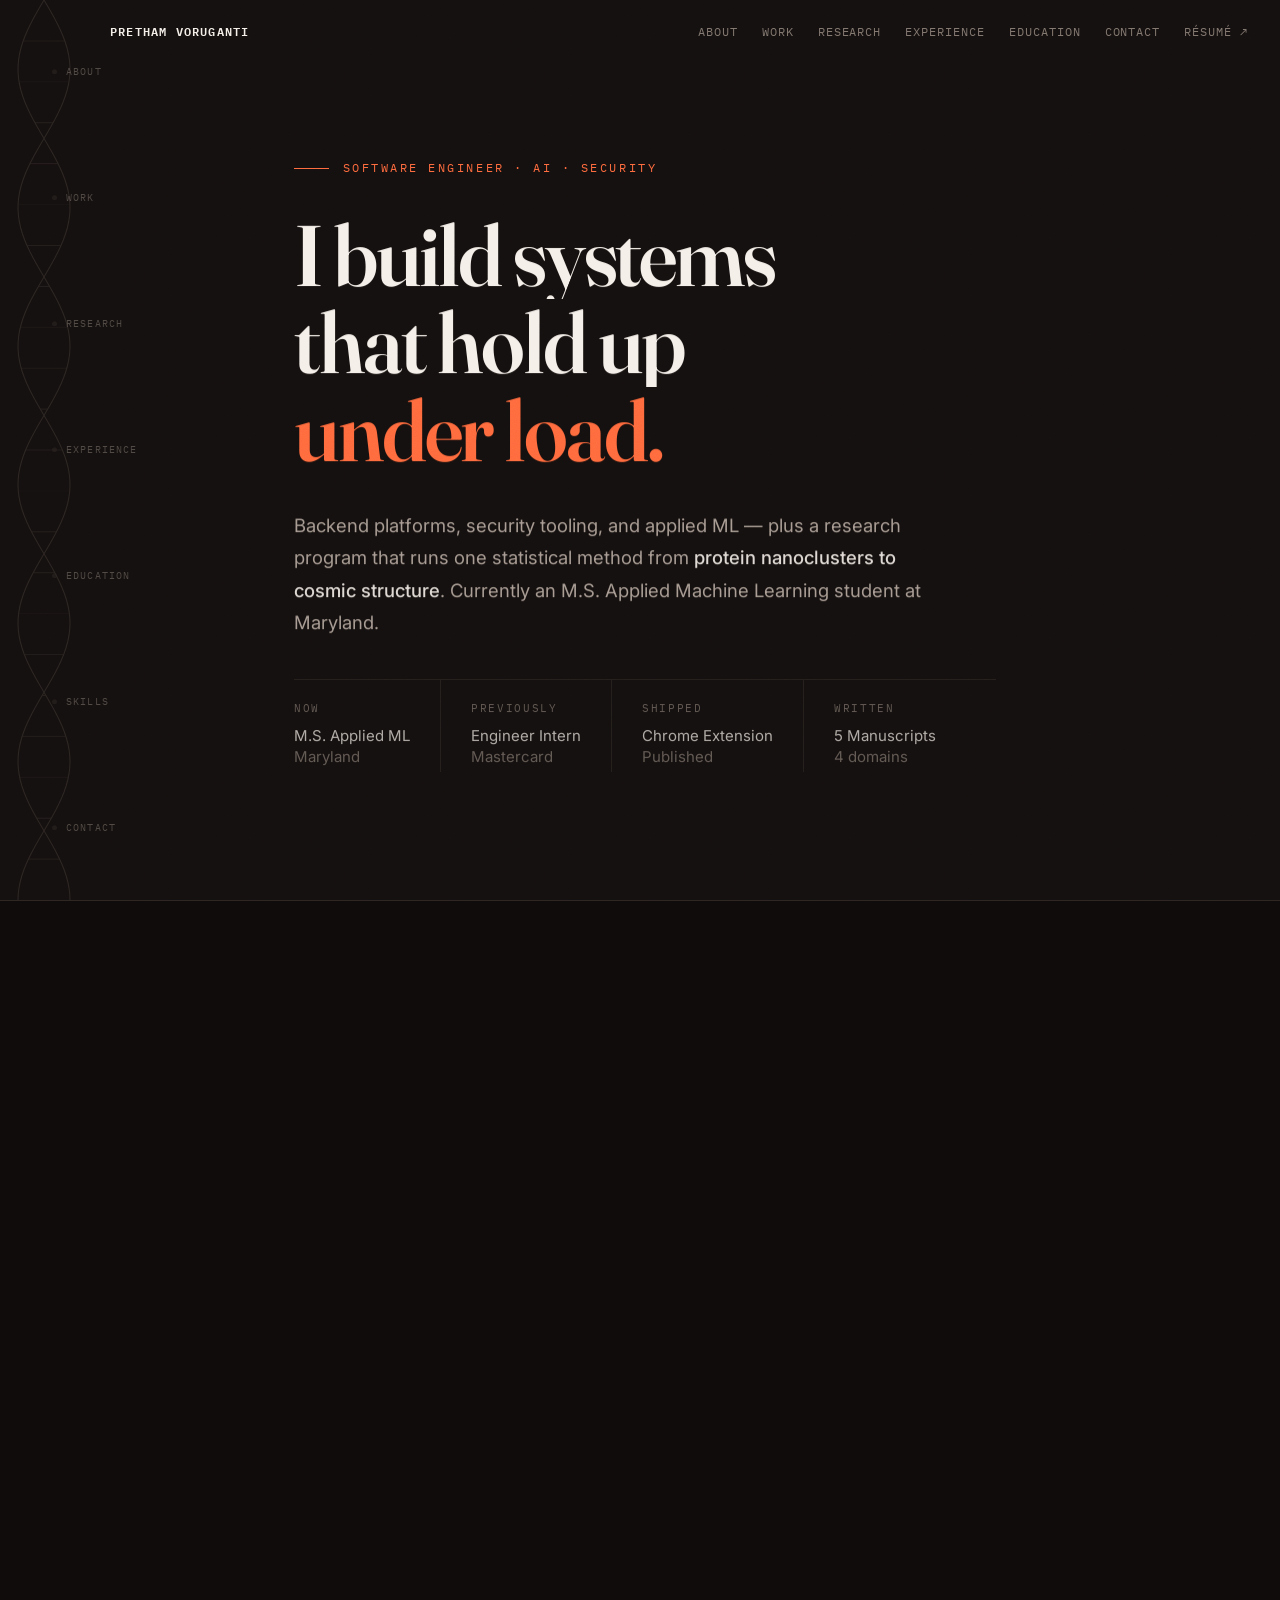
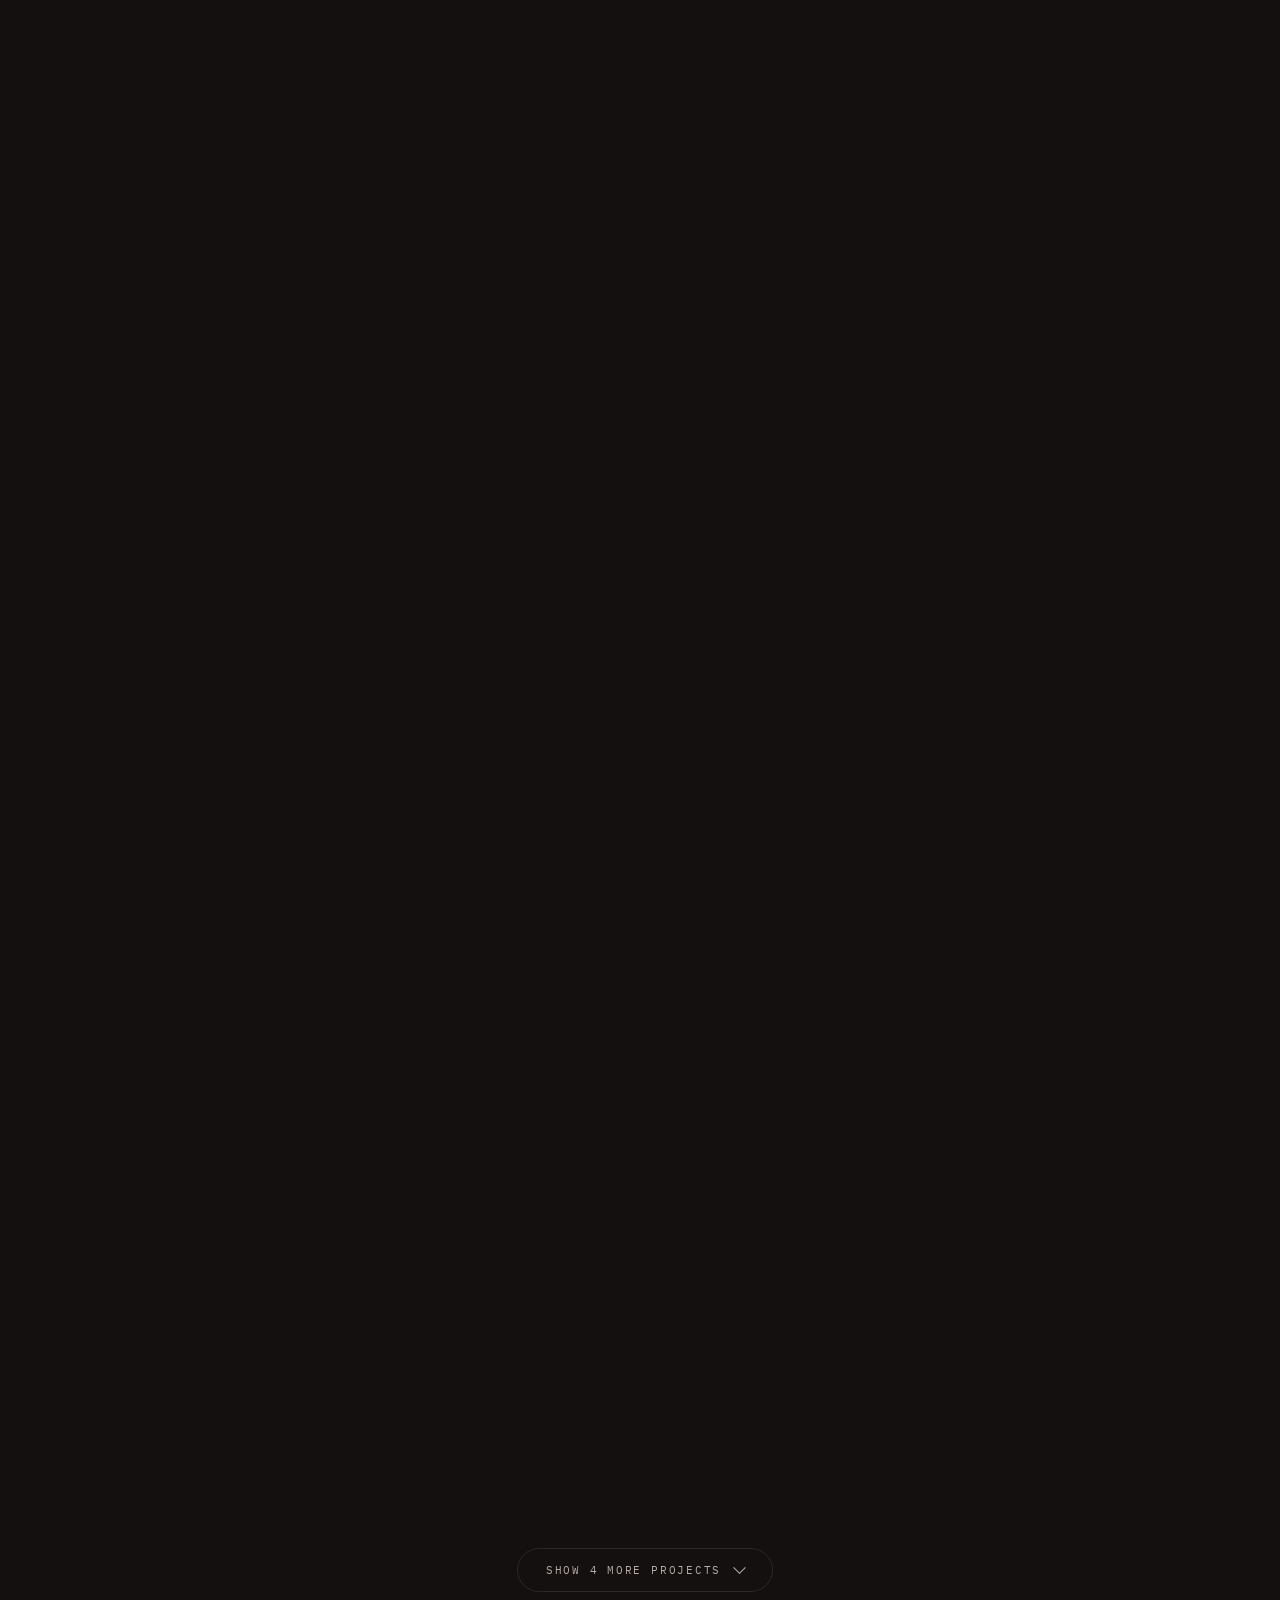
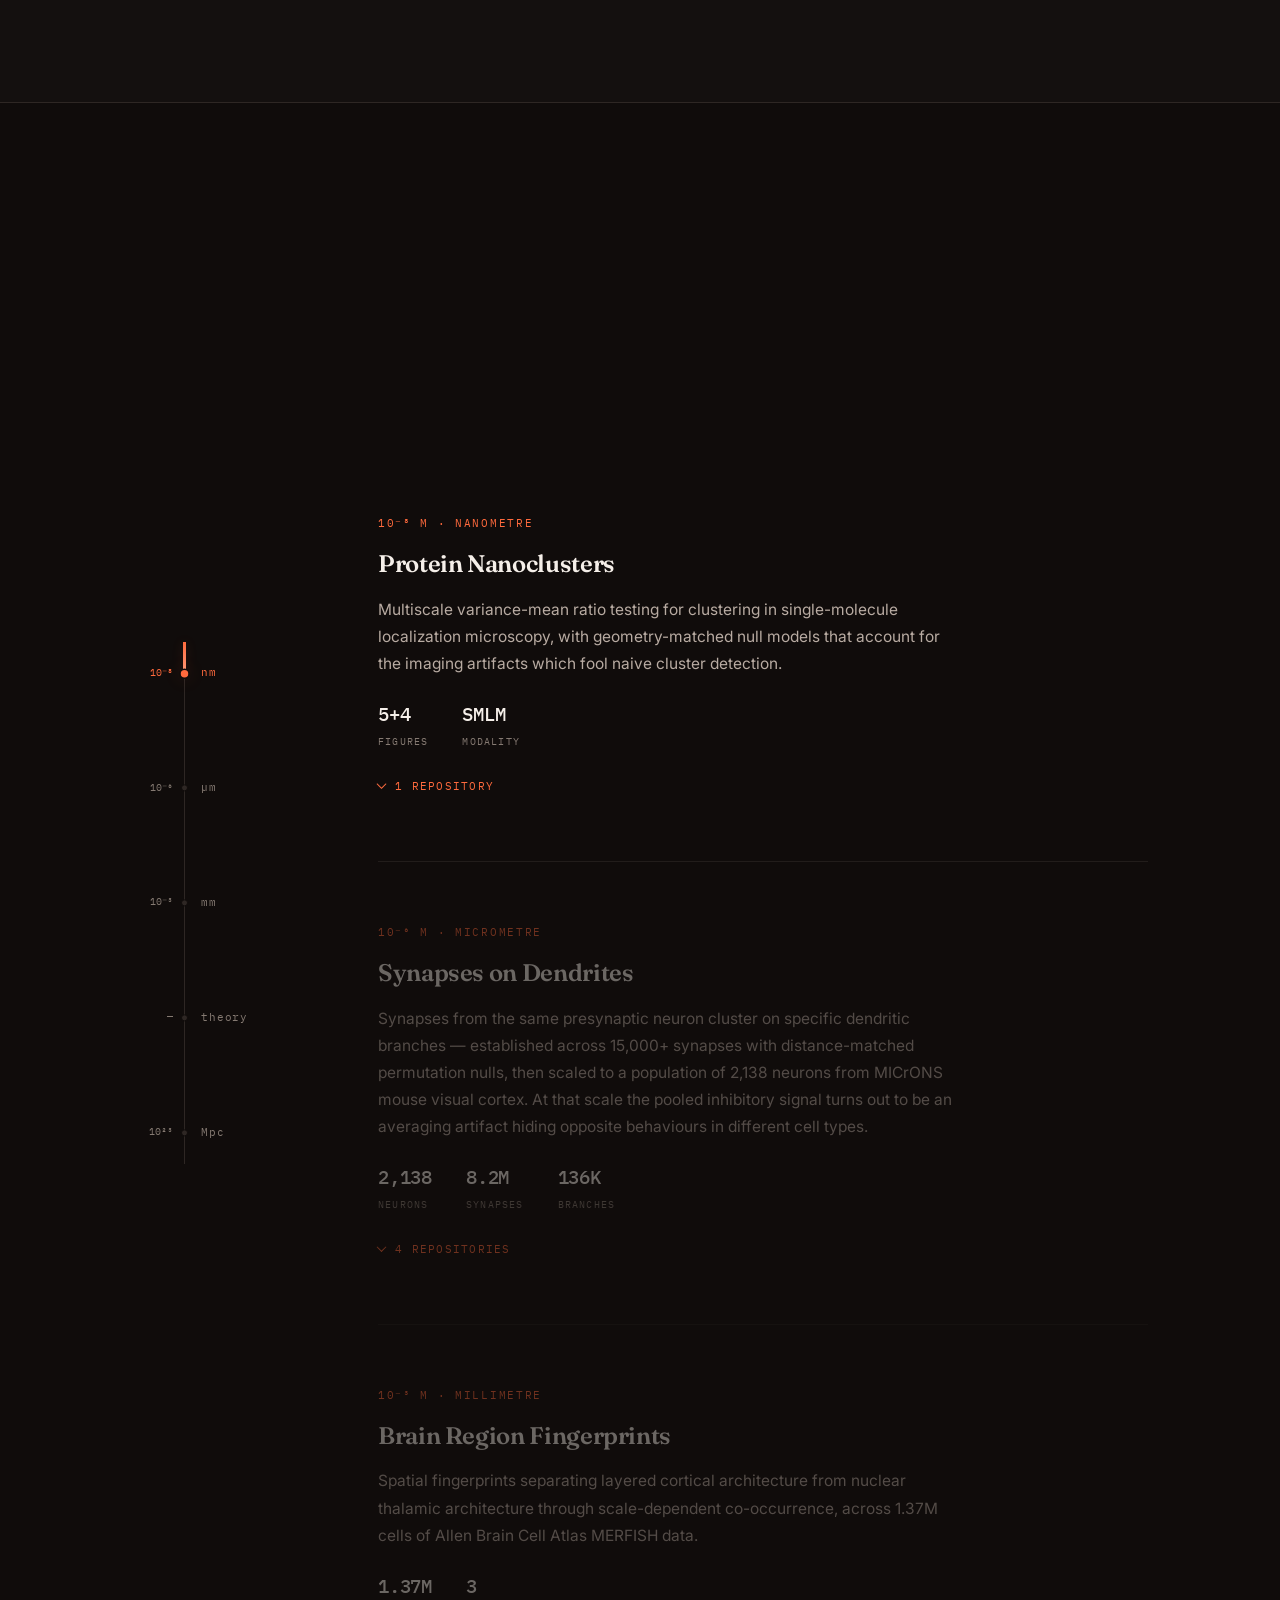
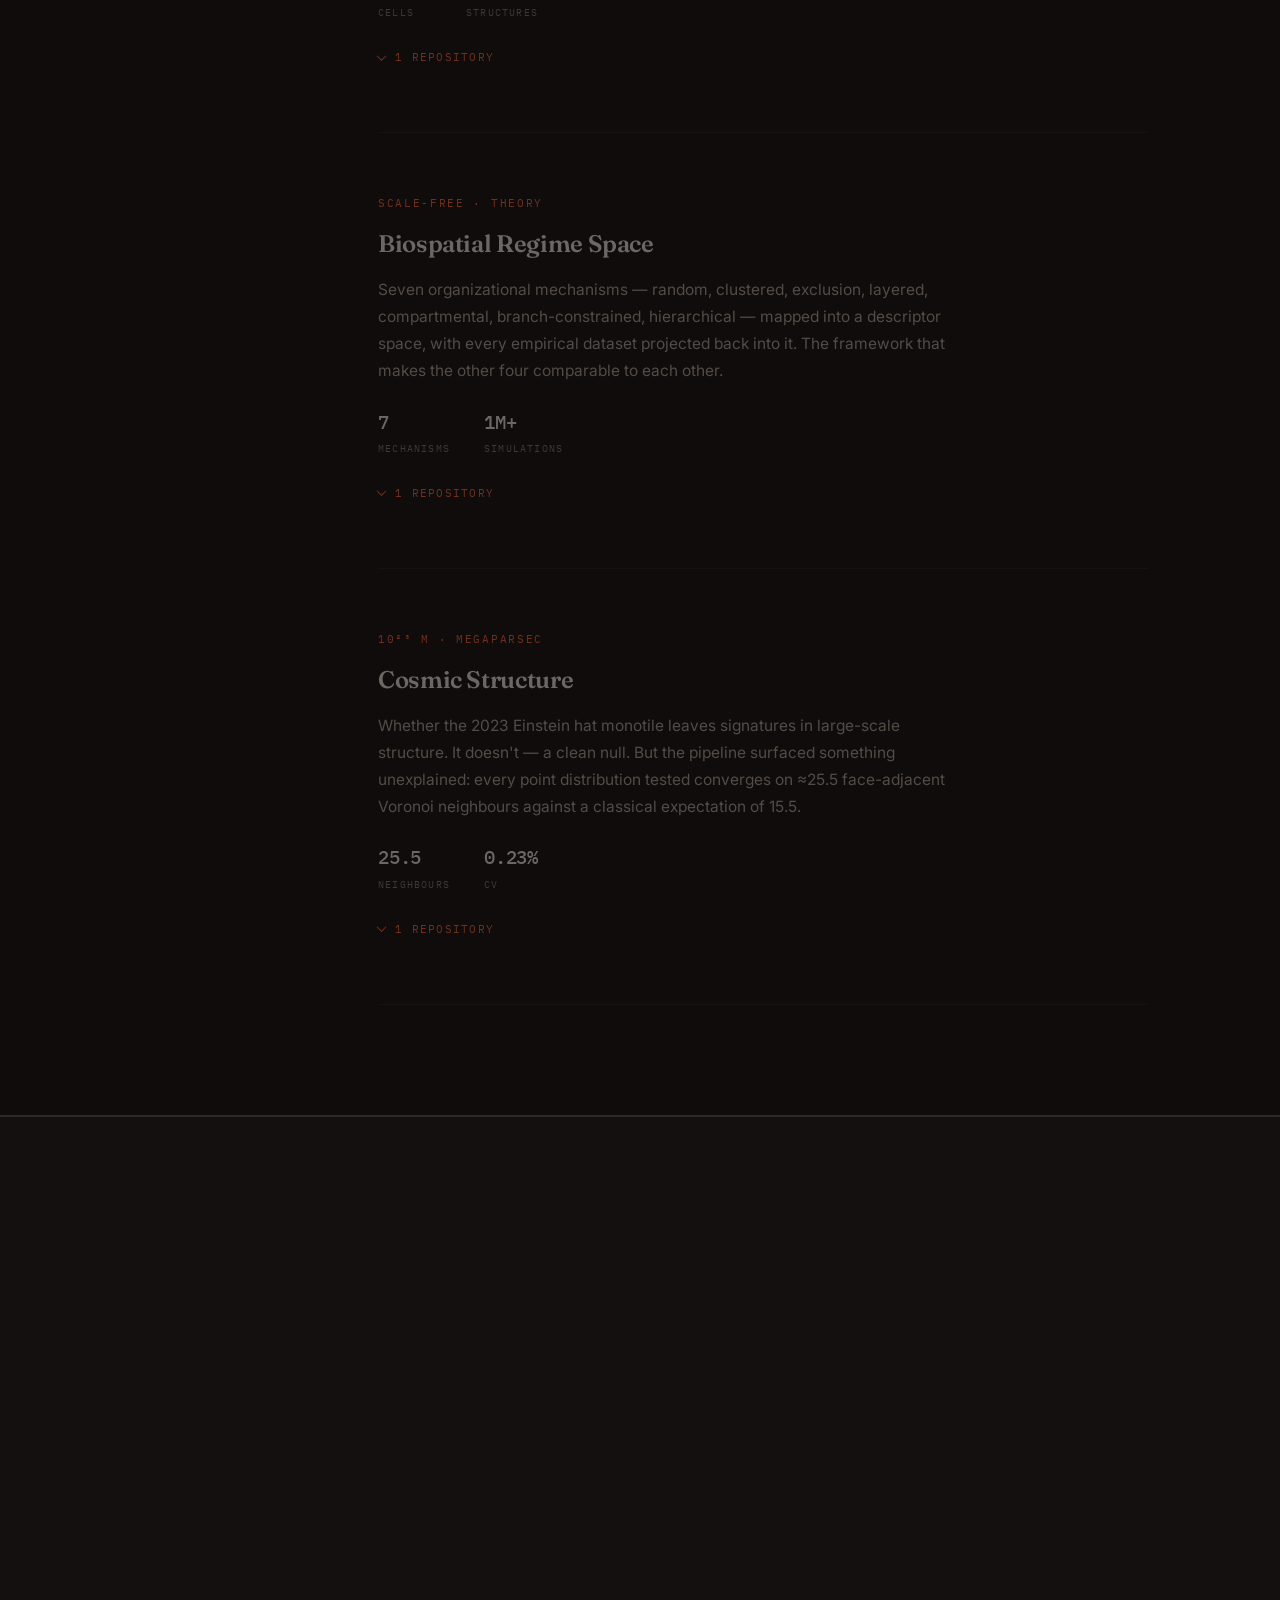
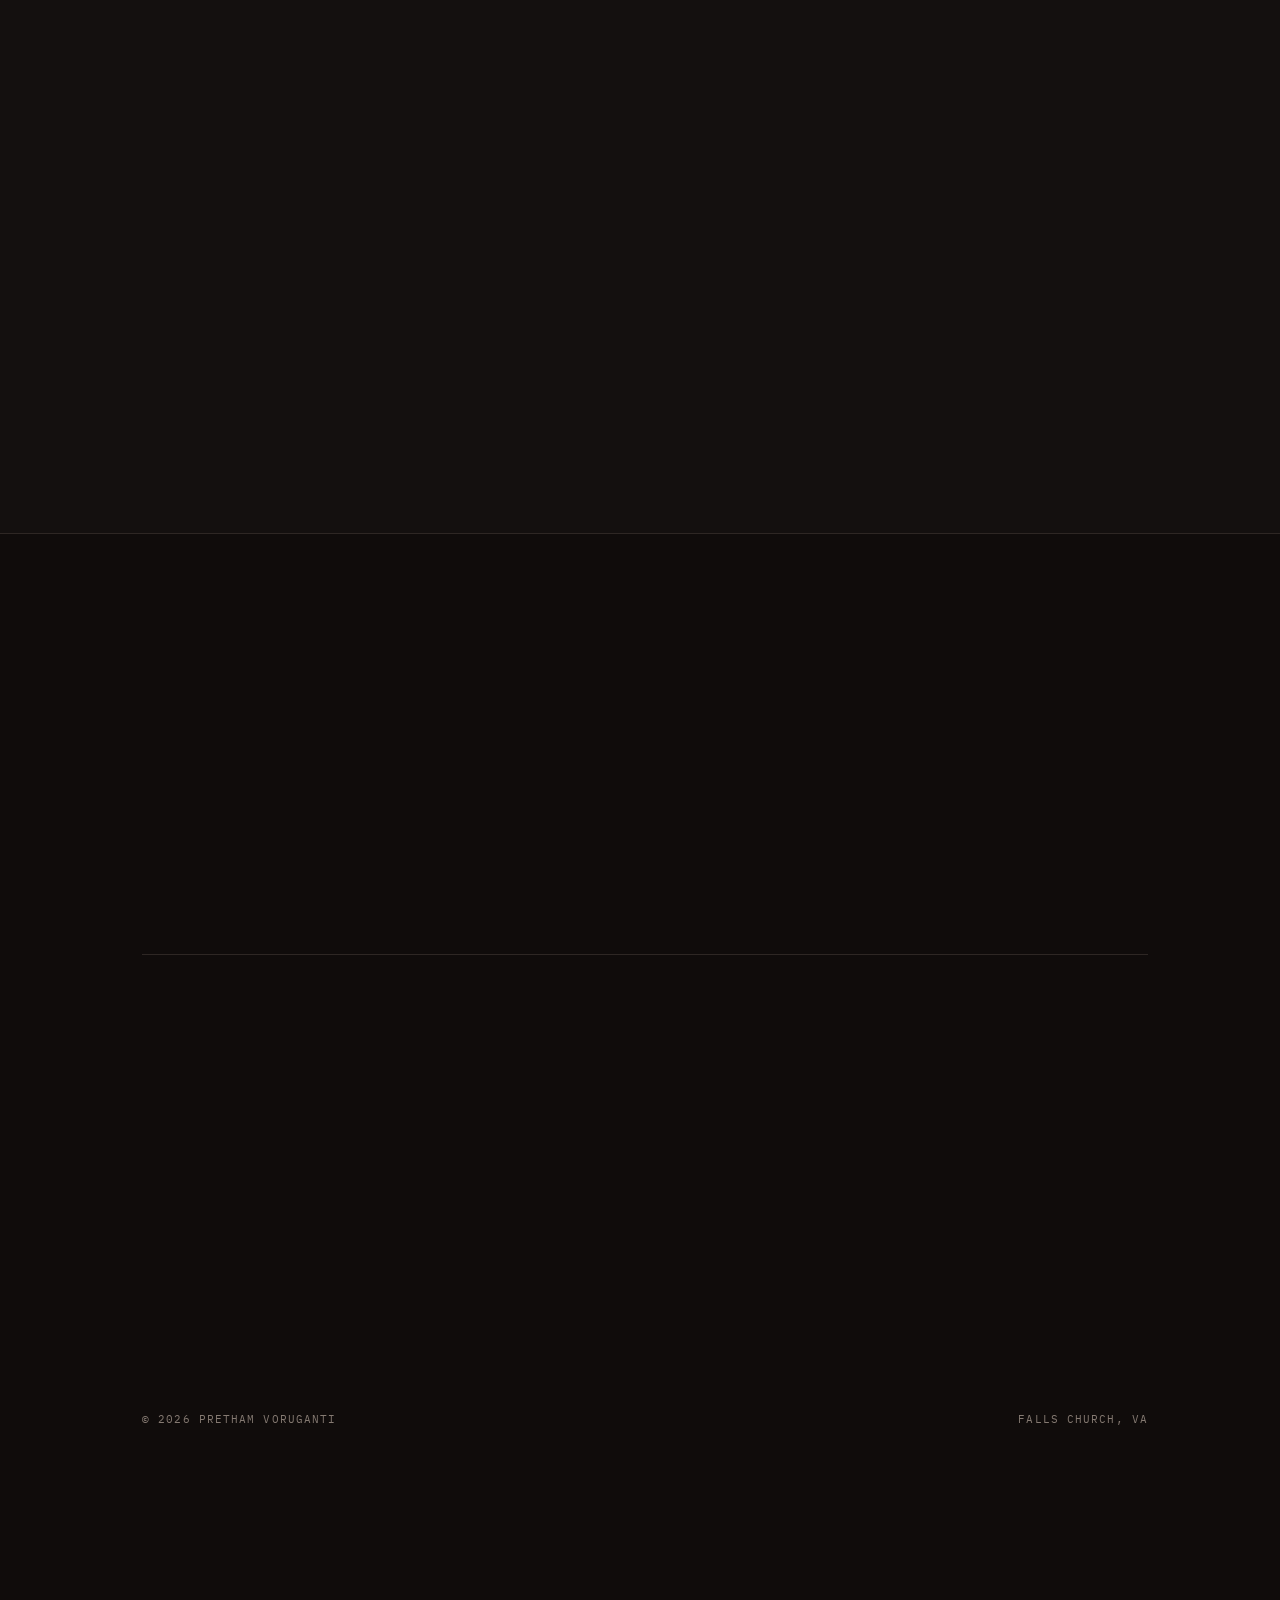
<file: index.html>
<!DOCTYPE html>
<html lang="en">
<head>
  <meta charset="UTF-8">
  <meta name="viewport" content="width=device-width, initial-scale=1.0">
  <title>Pretham Voruganti - Software Engineer</title>
  <meta http-equiv="refresh" content="0; url=pro-index.html">
  <link rel="canonical" href="pro-index.html">
  <style>
    body {
      background: #0B0F19;
      display: flex;
      align-items: center;
      justify-content: center;
      min-height: 100vh;
      margin: 0;
      font-family: 'Inter', system-ui, sans-serif;
      color: #E5E7EB;
    }
    a { color: #6366F1; }
  </style>
</head>
<body>
  <a href="pro-index.html">Redirecting...</a>
</body>
</html>
</file>
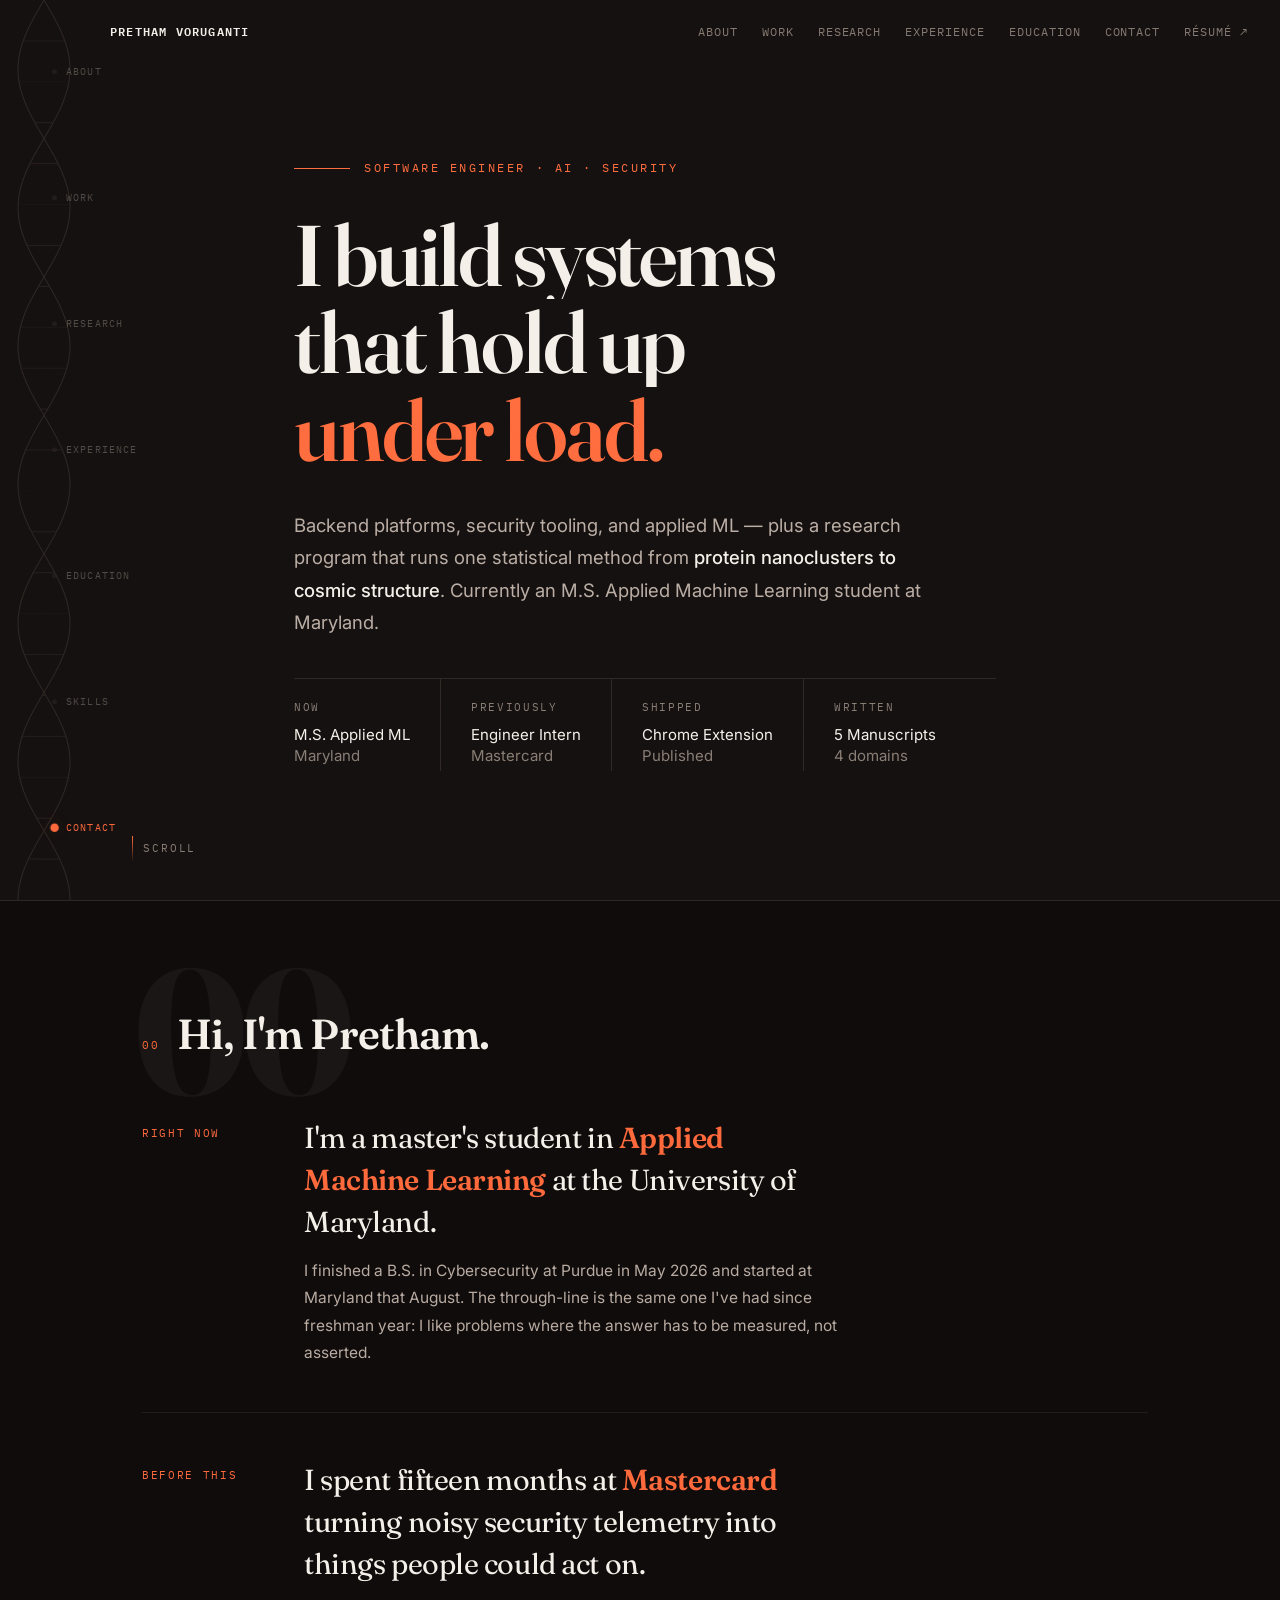
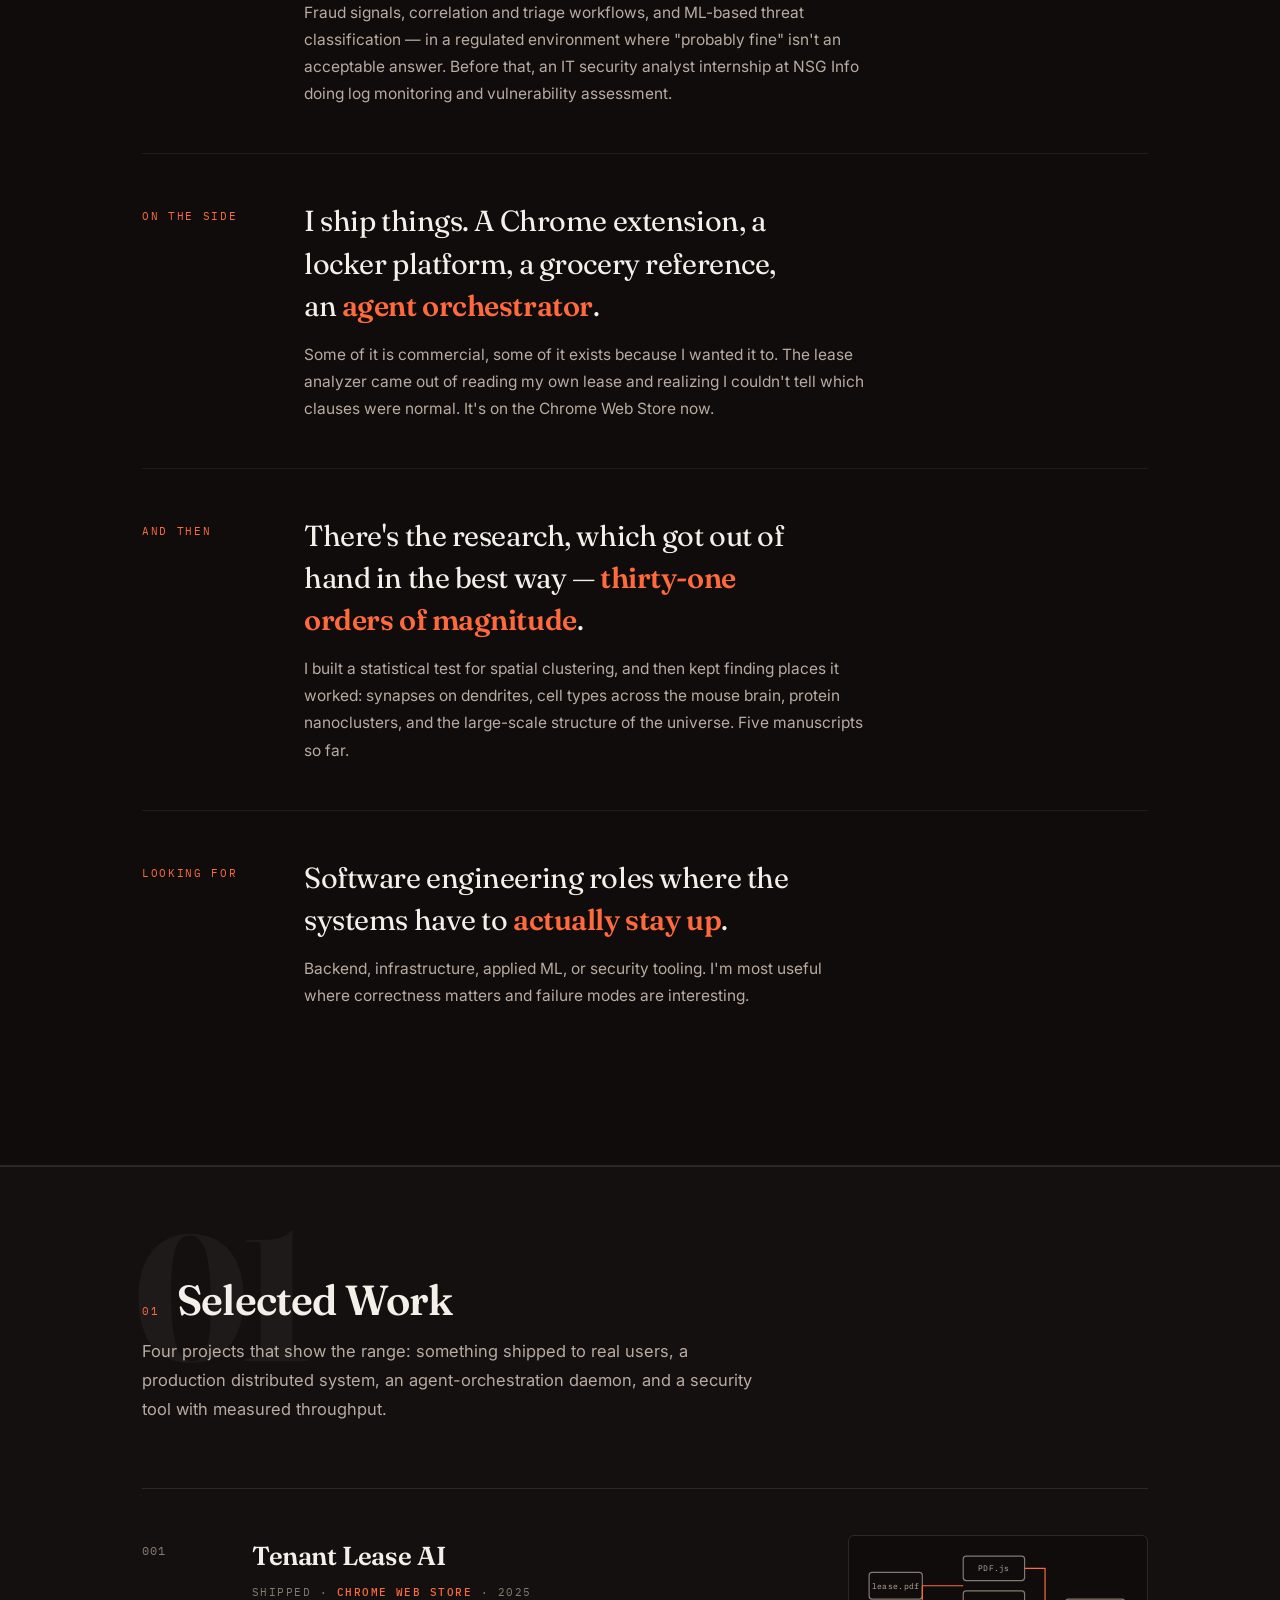
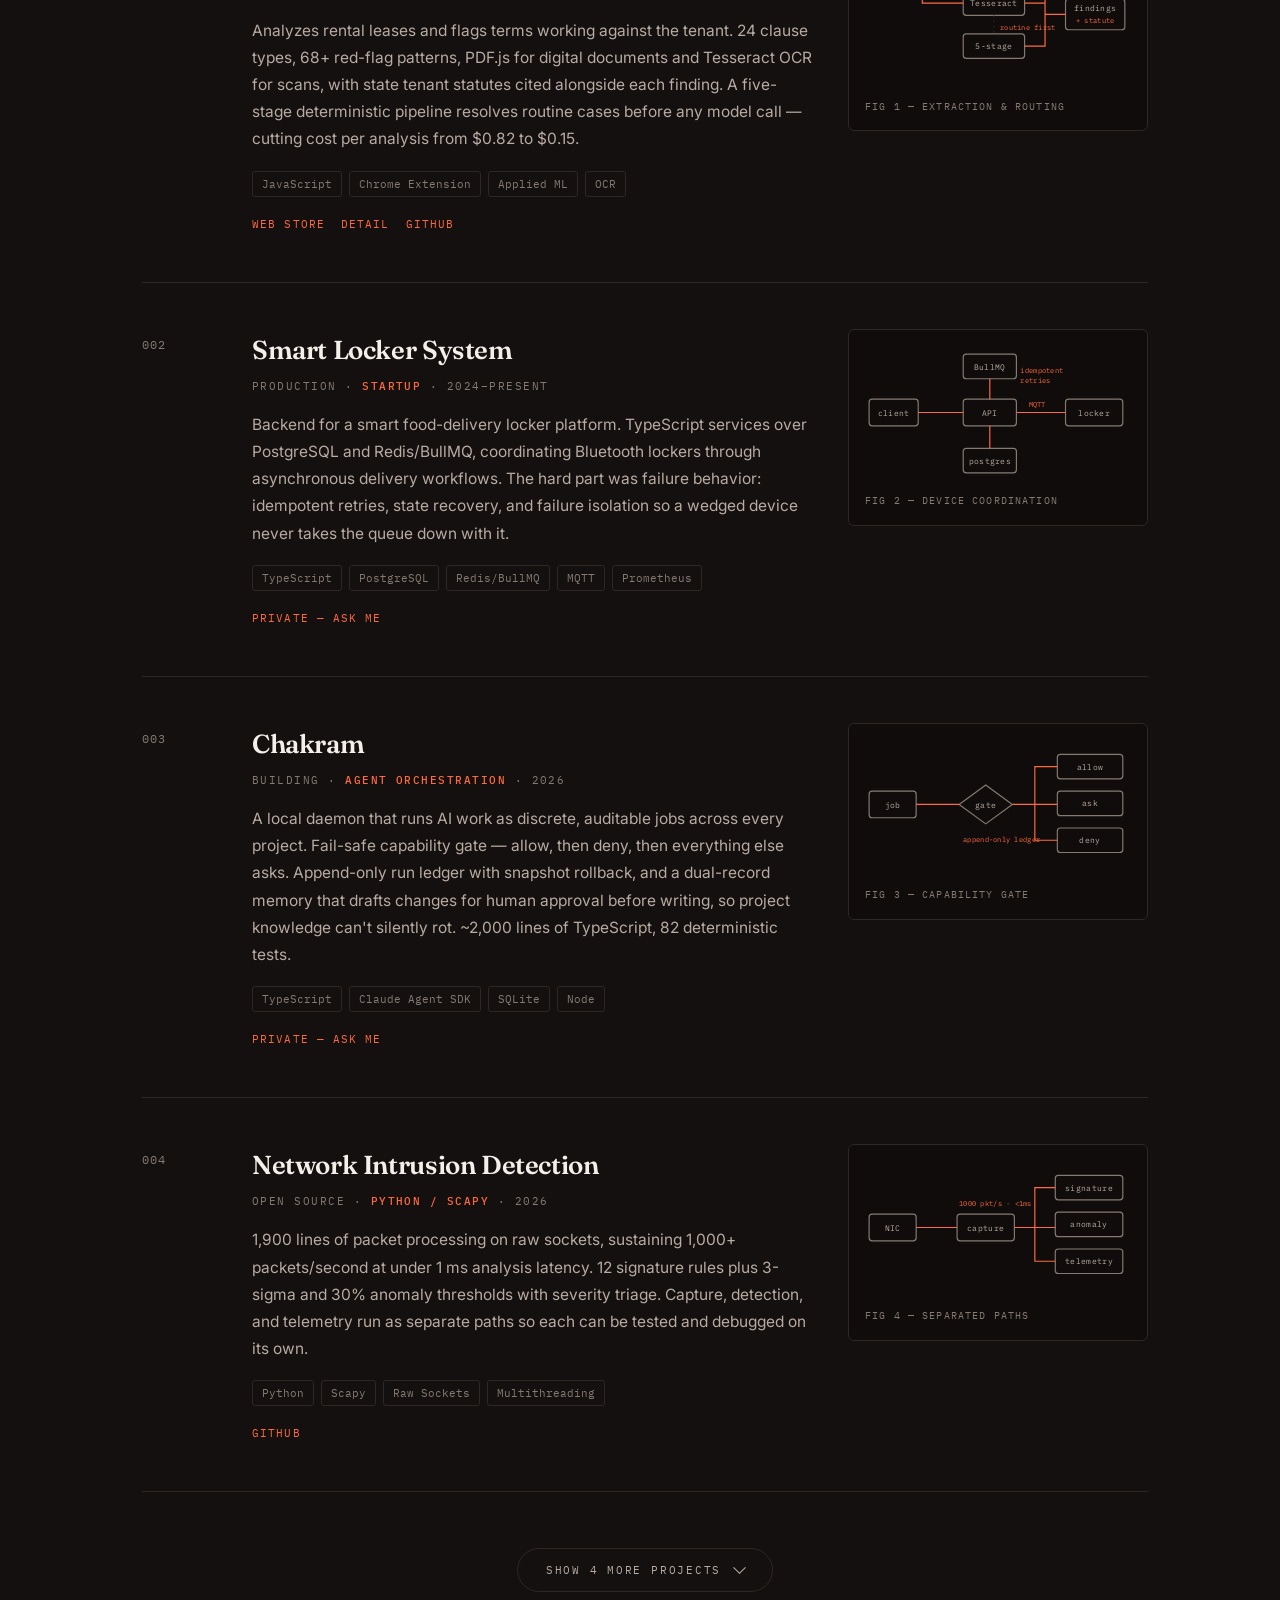
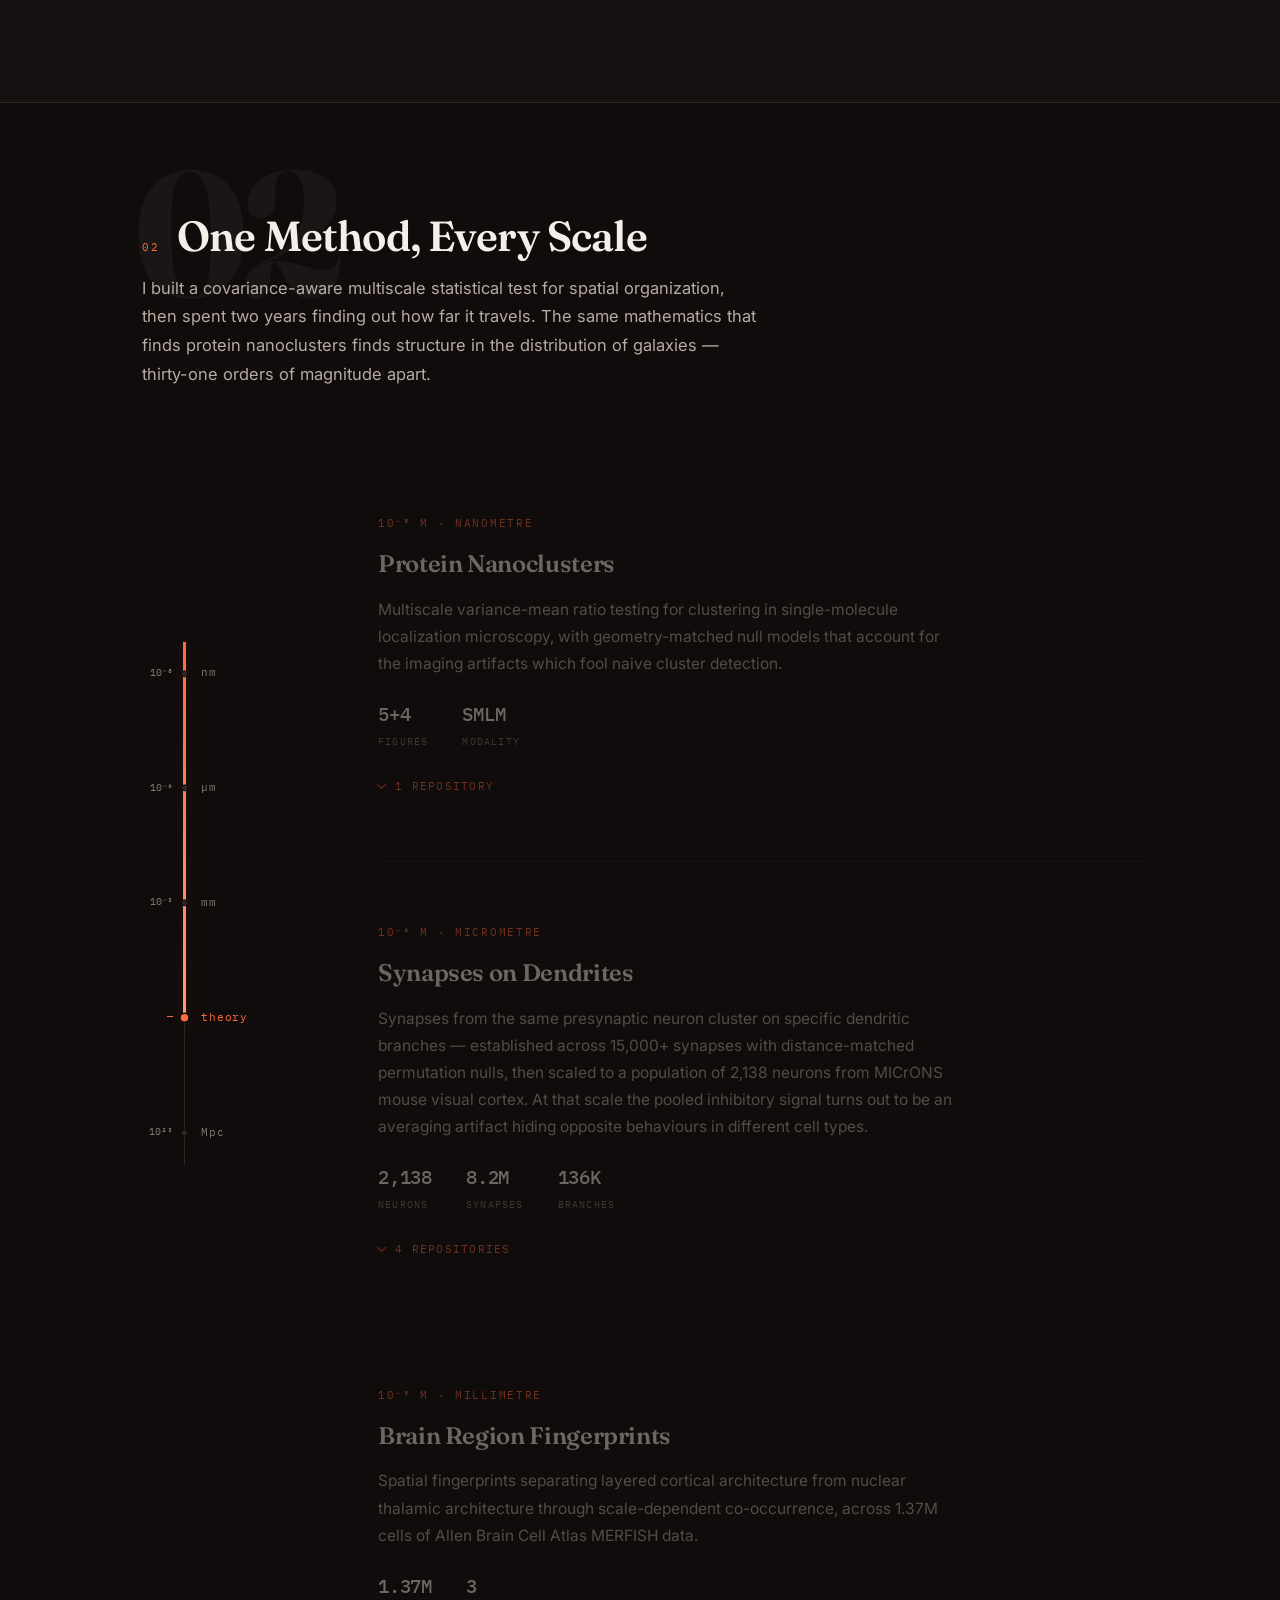
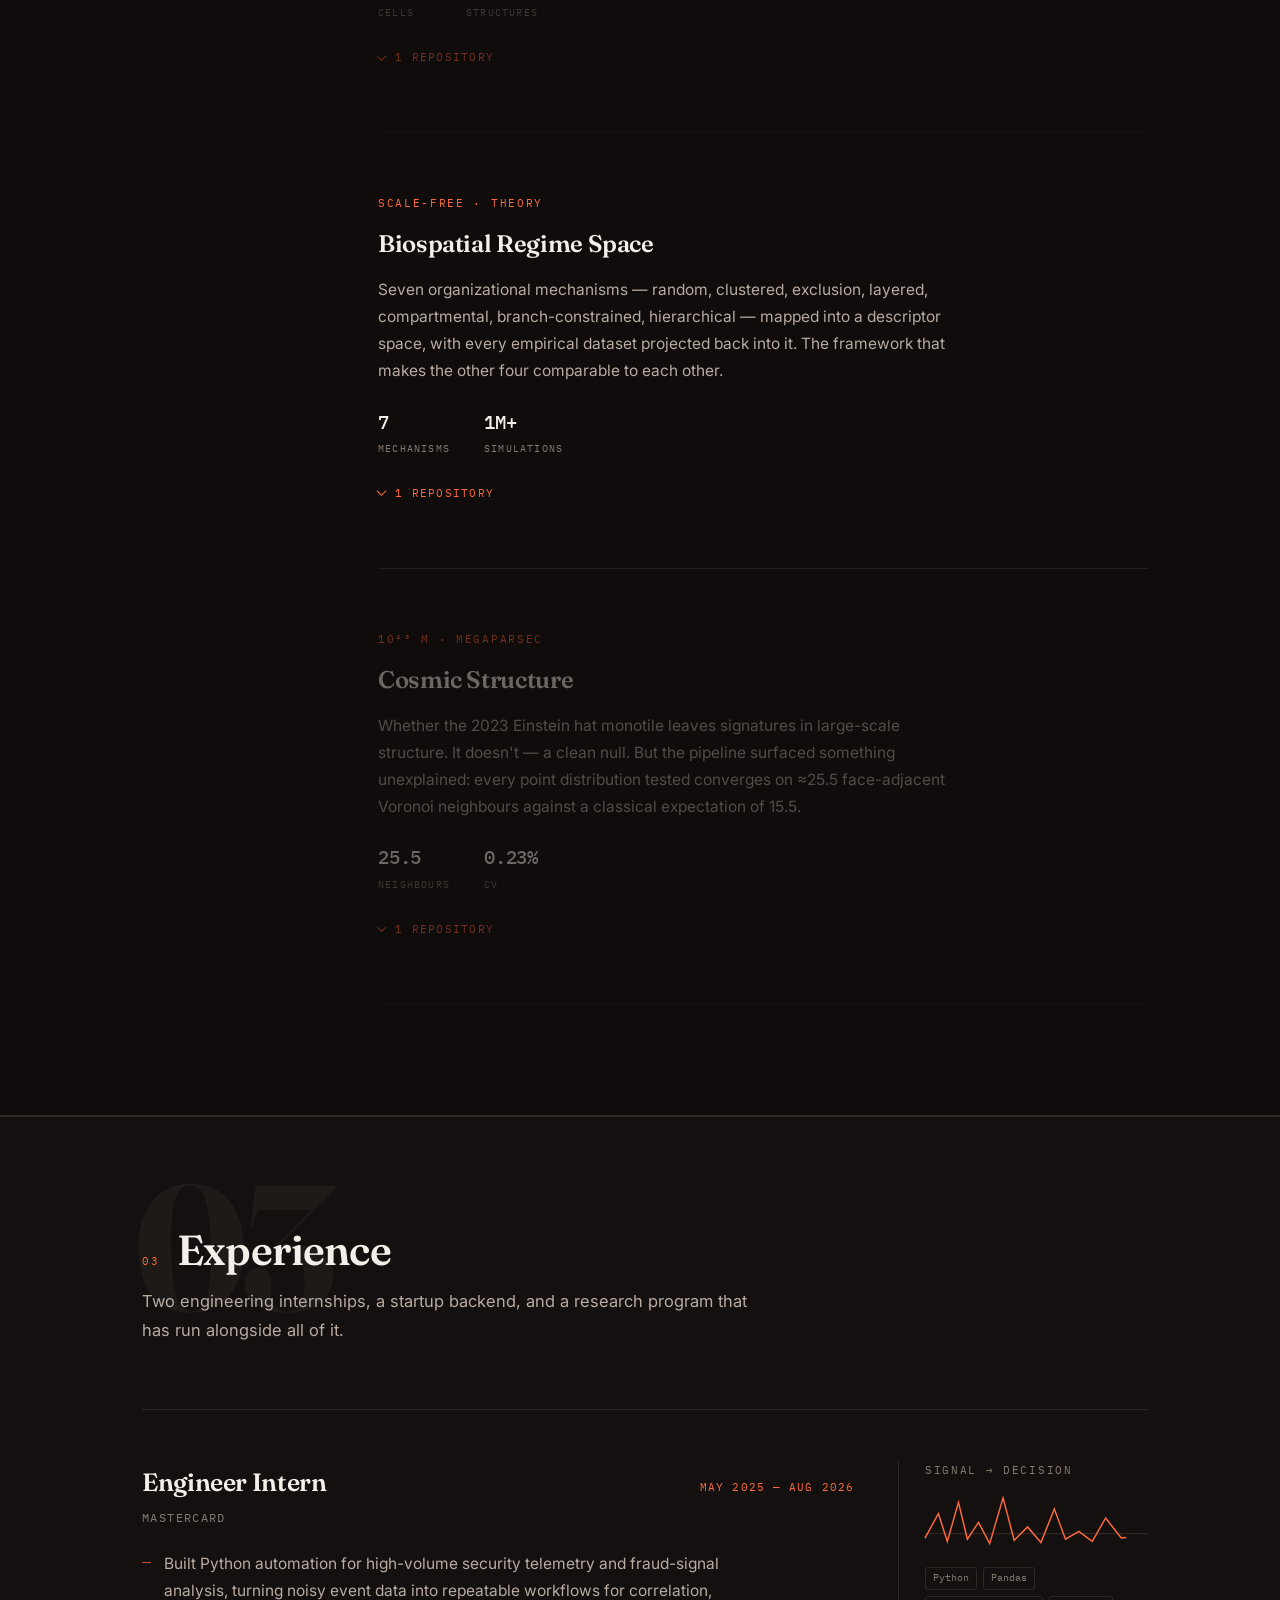
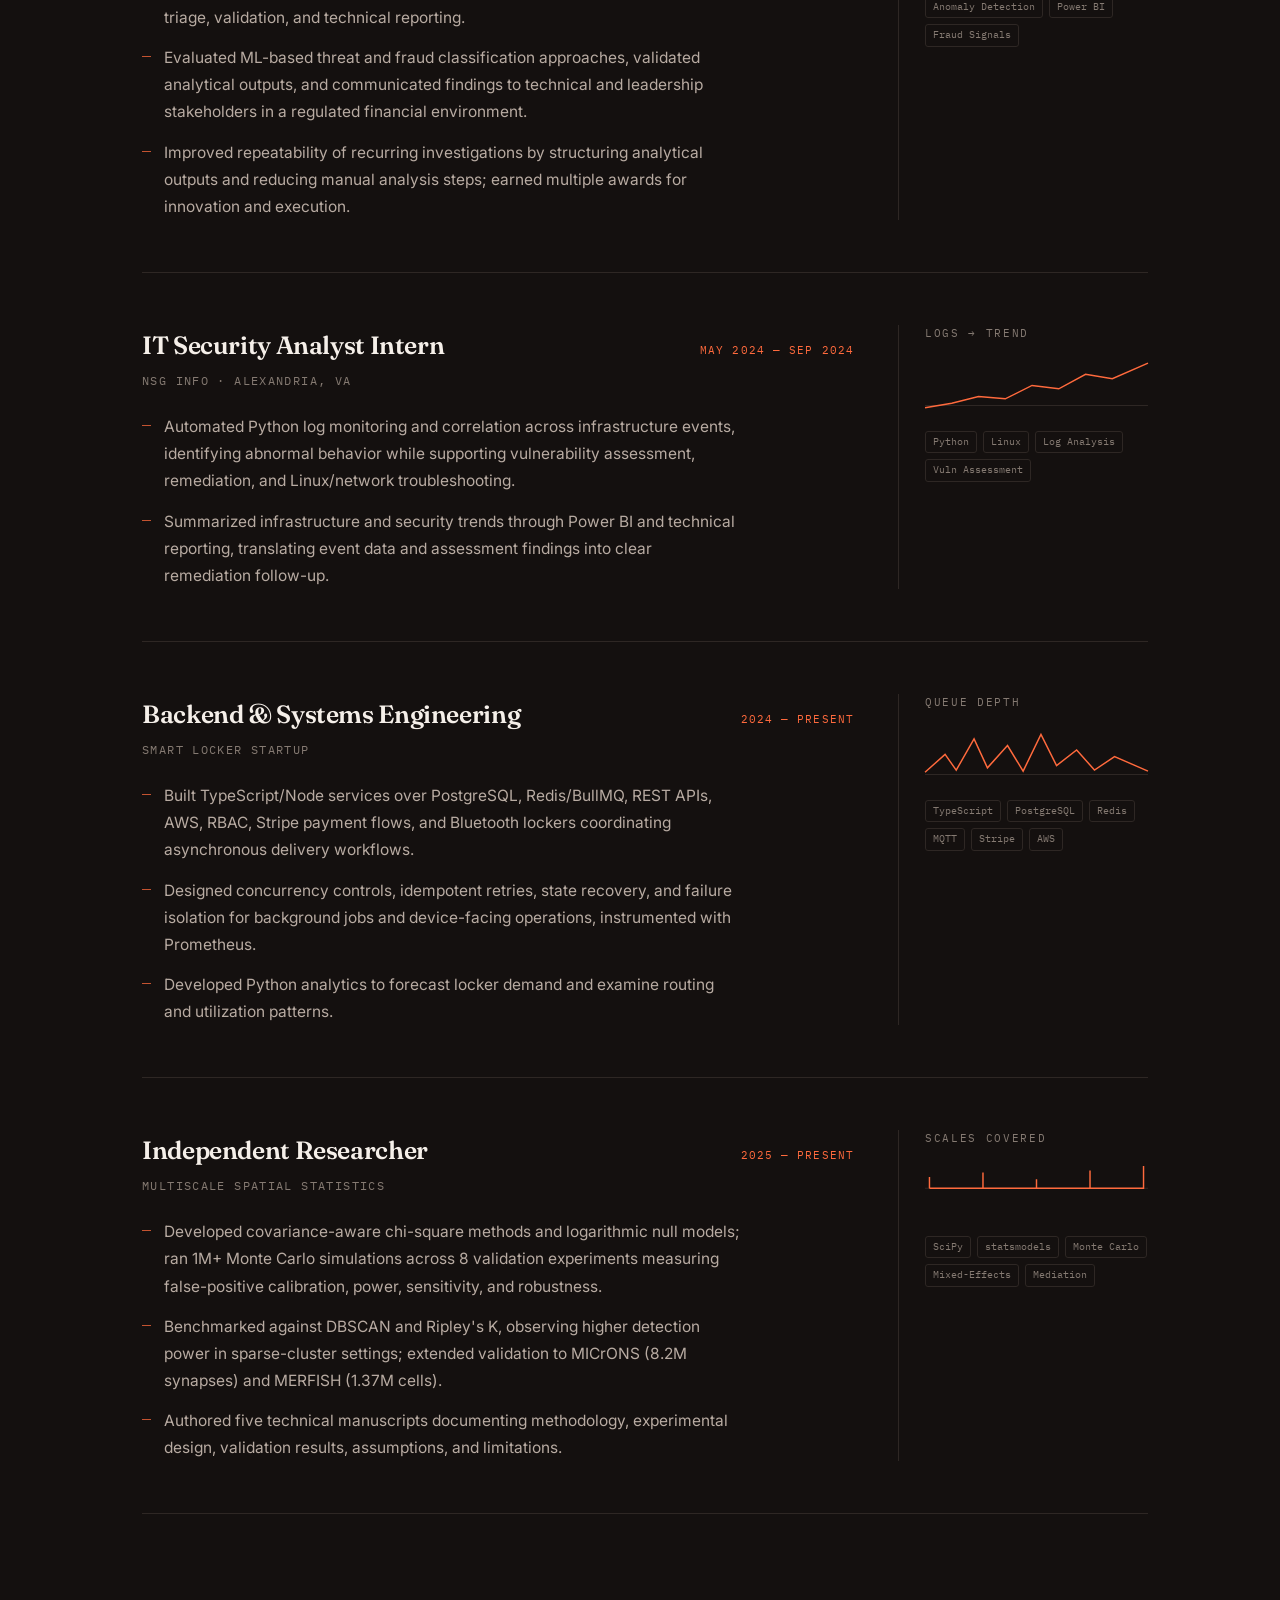
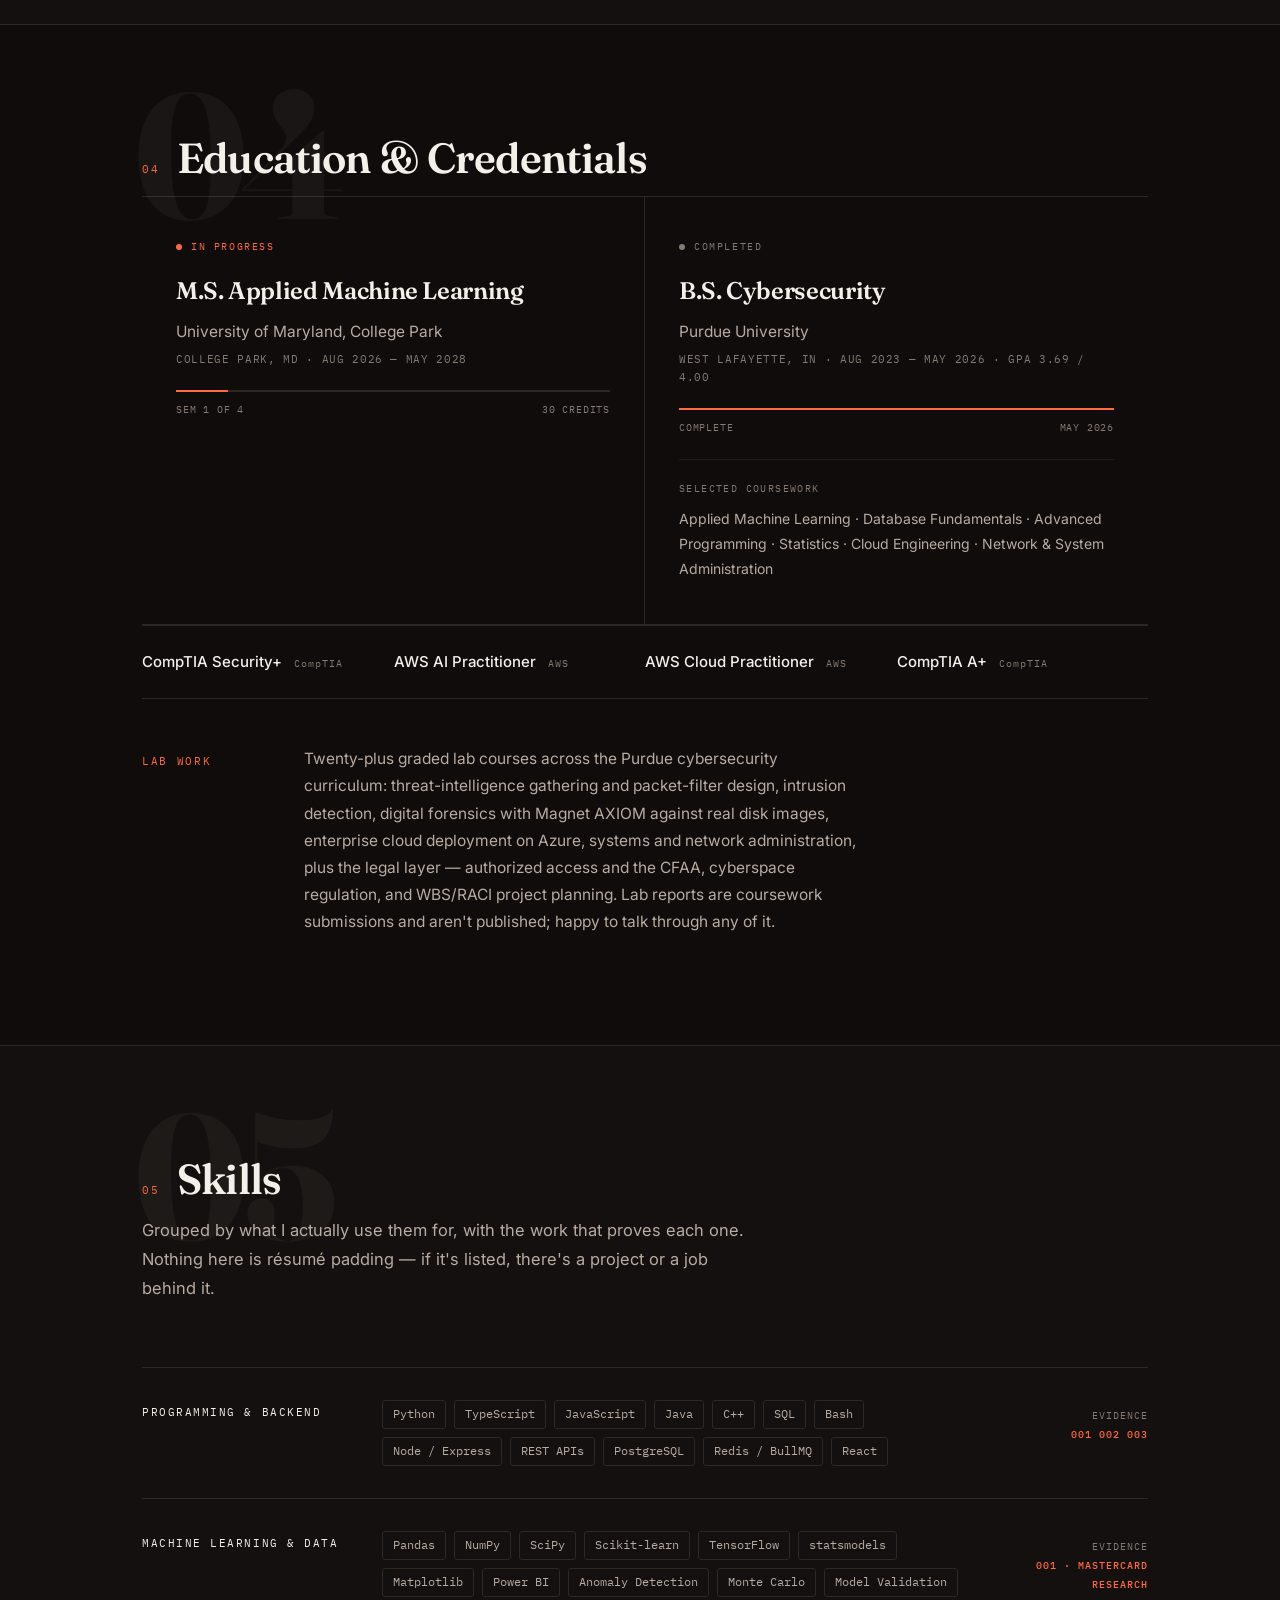
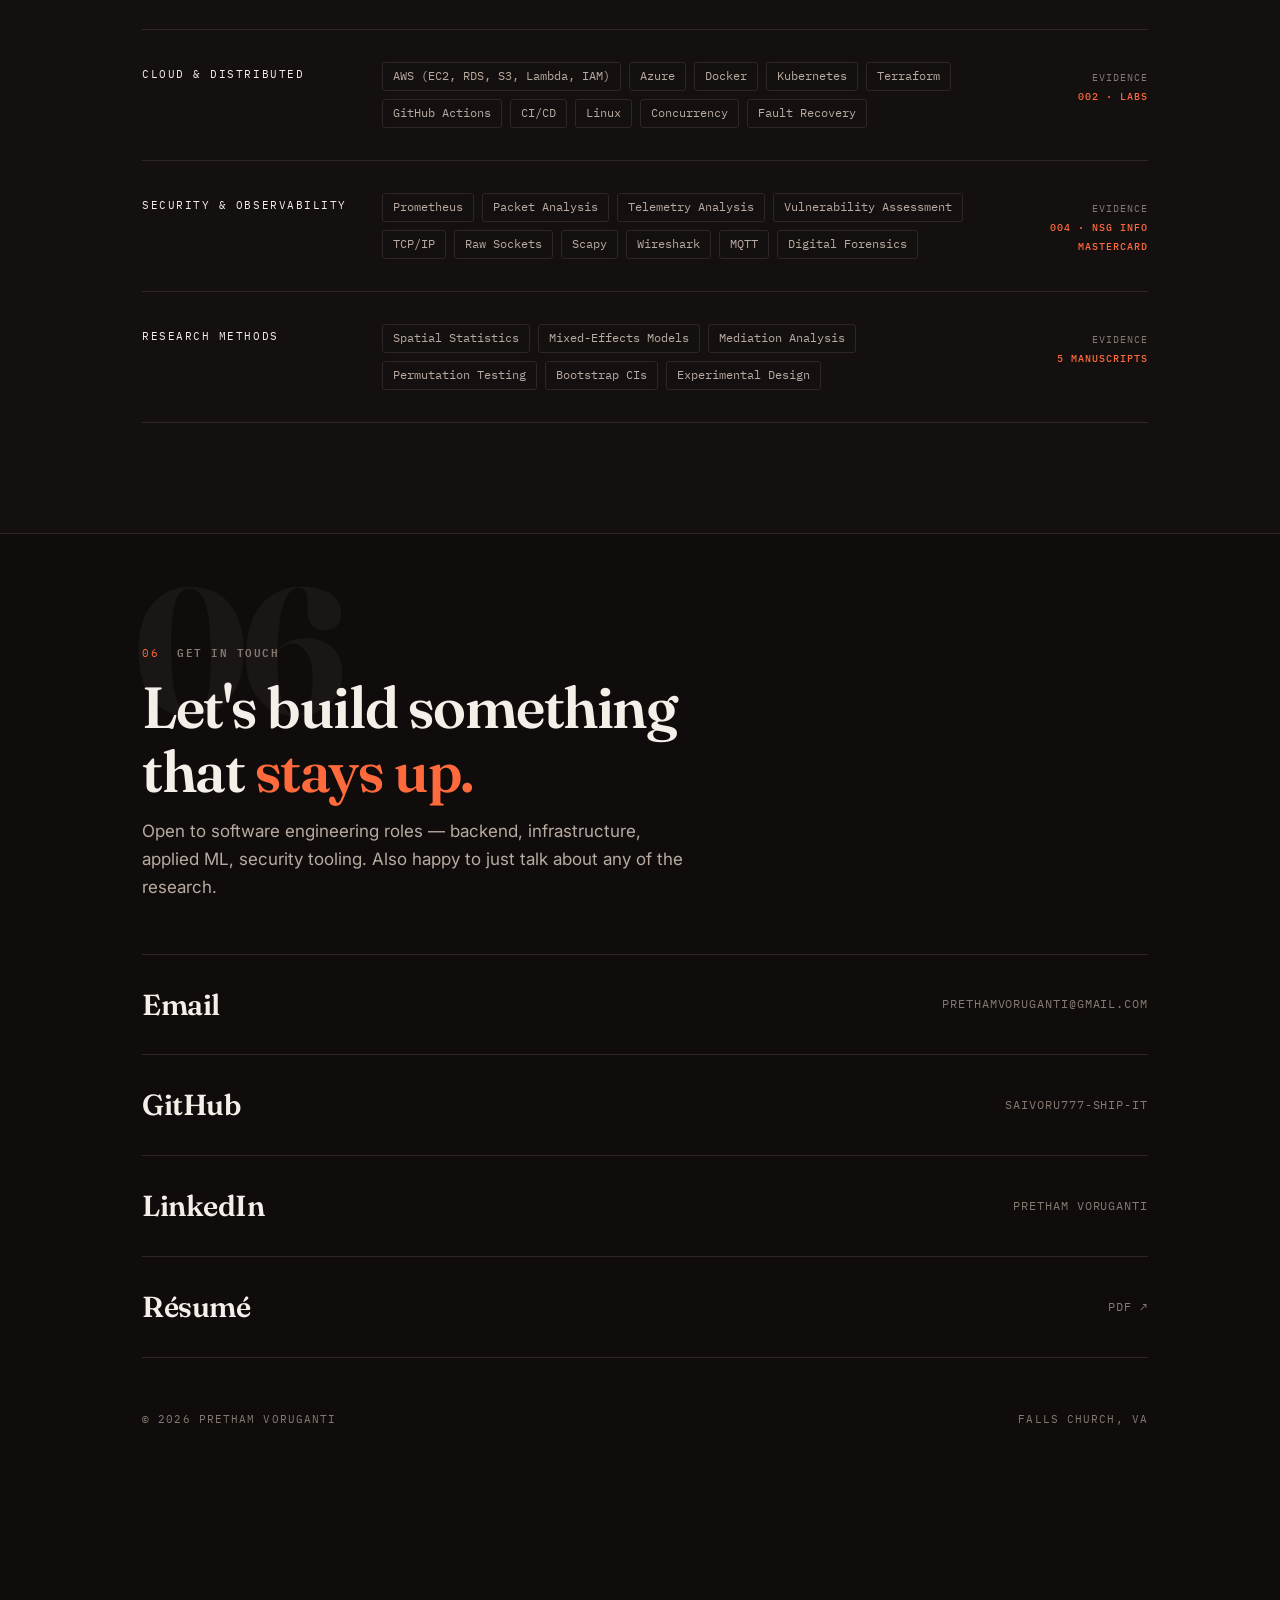
<file: 8bit-index.html>
<!DOCTYPE html>
<html lang="en">
<head>
  <meta charset="UTF-8">
  <meta name="viewport" content="width=device-width, initial-scale=1.0">
  <title>Pretham Voruganti - Software Engineer</title>
  <script>window.location.replace('pro-index.html');</script>
  <meta http-equiv="refresh" content="0; url=pro-index.html">
</head>
<body style="display:none">
  <!-- CRT Screen Effect -->
  <div class="crt-overlay"></div>
  <div class="scanlines"></div>

  <!-- Starfield Background -->
  <canvas id="starfield"></canvas>

  <!-- Game Container -->
  <div class="game-world">

    <!-- Retro Header / HUD -->
    <header class="game-hud">
      <div class="hud-left">
        <div class="pixel-text">PRETHAM</div>
        <div class="lives">♥♥♥</div>
      </div>
      <div class="hud-center pixel-text blink">
        ★ DEVELOPER LV.99 ★
      </div>
      <div class="hud-right pixel-text">
        <div>SCORE</div>
        <div class="score-num">999999</div>
      </div>
    </header>

    <!-- Hero Section with Pixel Character -->
    <section class="hero-world">
      <div class="ground"></div>

      <!-- Pixel Art Character (Indian boy, no glasses) -->
      <div class="character-sprite bounce">
        <!-- Character built with CSS pixels -->
        <div class="char-head"></div>
        <div class="char-body"></div>
        <div class="char-legs"></div>
      </div>

      <!-- Speech Bubble -->
      <div class="speech-bubble pixel-box">
        <div class="bubble-arrow"></div>
        <p class="pixel-text-sm typing">HEY! I'M PRETHAM_</p>
        <p class="pixel-text-sm typing delay-1">I BUILD COOL STUFF!</p>
        <p class="pixel-text-sm typing delay-2">PRESS START ▼</p>
      </div>

      <!-- Floating Coins -->
      <div class="coins">
        <div class="coin float-1">🪙</div>
        <div class="coin float-2">🪙</div>
        <div class="coin float-3">🪙</div>
      </div>
    </section>

    <!-- Projects Section (Game Cartridges) -->
    <section class="cartridge-select">
      <h2 class="section-title pixel-text">
        <span class="title-decoration">═════════════════════</span>
        <span class="title-main">SELECT YOUR GAME</span>
        <span class="title-decoration">═════════════════════</span>
      </h2>

      <div class="cartridges-grid">

        <!-- Tenant Lease AI Cartridge -->
        <div class="cartridge featured shake-on-hover">
          <div class="cartridge-top">
            <div class="cartridge-label">TENANT LEASE AI</div>
            <div class="new-badge pixel-text-tiny blink">★NEW★</div>
          </div>

          <div class="cartridge-screen">
            <div class="screen-content">
              <div class="game-icon pulse">🏠</div>
              <div class="scan-line"></div>
            </div>
          </div>

          <div class="cartridge-info">
            <p class="pixel-text-tiny">CHROME EXTENSION</p>
            <div class="power-level">
              <span class="pixel-text-tiny">POWER:</span>
              <div class="power-bar">
                <div class="power-fill" data-power="95"></div>
              </div>
            </div>
          </div>

          <ul class="feature-list pixel-text-tiny">
            <li>▶ AI LEASE ANALYZER</li>
            <li>▶ RED FLAG DETECTOR</li>
            <li>▶ LEASE COMPARATOR</li>
            <li>▶ PRIVACY-FIRST</li>
          </ul>

          <div class="cartridge-buttons">
            <button class="pixel-btn install-btn">
              <span class="btn-flash"></span>
              ⬇ INSTALL NOW
            </button>
            <button class="pixel-btn demo-btn">
              ▶ WATCH DEMO
            </button>
          </div>

          <!-- Cartridge 3D Effect -->
          <div class="cartridge-edge"></div>
          <div class="cartridge-connector">
            <div class="connector-line"></div>
            <div class="connector-line"></div>
            <div class="connector-line"></div>
          </div>
        </div>

        <!-- Smart Food Delivery Locker Cartridge -->
        <div class="cartridge shake-on-hover">
          <div class="cartridge-top">
            <div class="cartridge-label">SMART LOCKER SYSTEM</div>
            <div class="new-badge pixel-text-tiny" style="background: var(--retro-blue);">STARTUP</div>
          </div>

          <div class="cartridge-screen">
            <div class="screen-content">
              <div class="game-icon pulse">🔐</div>
              <div class="scan-line"></div>
            </div>
          </div>

          <div class="cartridge-info">
            <p class="pixel-text-tiny">PRODUCTION BACKEND</p>
            <div class="power-level">
              <span class="pixel-text-tiny">POWER:</span>
              <div class="power-bar">
                <div class="power-fill" data-power="90"></div>
              </div>
            </div>
          </div>

          <ul class="feature-list pixel-text-tiny">
            <li>▶ EXPRESS + TYPESCRIPT</li>
            <li>▶ REDIS + BULLMQ</li>
            <li>▶ PREDICTIVE ANALYTICS</li>
            <li>▶ BLUETOOTH LOCKER ACCESS</li>
          </ul>

          <div class="cartridge-buttons">
            <a href="https://github.com/saivoru777-ship-it/App" target="_blank" class="pixel-btn demo-btn">
              ▶ LEARN MORE
            </a>
          </div>

          <div class="cartridge-edge"></div>
          <div class="cartridge-connector">
            <div class="connector-line"></div>
            <div class="connector-line"></div>
            <div class="connector-line"></div>
          </div>
        </div>

        <!-- Network Intrusion Detection Cartridge -->
        <div class="cartridge shake-on-hover">
          <div class="cartridge-top">
            <div class="cartridge-label">NIDS SYSTEM</div>
            <div class="new-badge pixel-text-tiny" style="background: var(--retro-green);">SECURITY</div>
          </div>

          <div class="cartridge-screen">
            <div class="screen-content">
              <div class="game-icon pulse">🛡️</div>
              <div class="scan-line"></div>
            </div>
          </div>

          <div class="cartridge-info">
            <p class="pixel-text-tiny">CYBERSECURITY PROJECT</p>
            <div class="power-level">
              <span class="pixel-text-tiny">POWER:</span>
              <div class="power-bar">
                <div class="power-fill" data-power="88"></div>
              </div>
            </div>
          </div>

          <ul class="feature-list pixel-text-tiny">
            <li>▶ PYTHON + SCAPY</li>
            <li>▶ SIGNATURE DETECTION</li>
            <li>▶ ANOMALY DETECTION</li>
            <li>▶ KALI LINUX TESTING</li>
          </ul>

          <div class="cartridge-buttons">
            <a href="https://github.com/saivoru777-ship-it" target="_blank" class="pixel-btn demo-btn">
              ▶ LEARN MORE
            </a>
          </div>

          <div class="cartridge-edge"></div>
          <div class="cartridge-connector">
            <div class="connector-line"></div>
            <div class="connector-line"></div>
            <div class="connector-line"></div>
          </div>
        </div>

        <!-- Inflation Analysis Cartridge -->
        <div class="cartridge shake-on-hover">
          <div class="cartridge-top">
            <div class="cartridge-label">INFLATION ANALYSIS</div>
            <div class="new-badge pixel-text-tiny" style="background: var(--retro-yellow); color: var(--retro-dark);">DATA SCI</div>
          </div>

          <div class="cartridge-screen">
            <div class="screen-content">
              <div class="game-icon pulse">📊</div>
              <div class="scan-line"></div>
            </div>
          </div>

          <div class="cartridge-info">
            <p class="pixel-text-tiny">DATA SCIENCE PROJECT</p>
            <div class="power-level">
              <span class="pixel-text-tiny">POWER:</span>
              <div class="power-bar">
                <div class="power-fill" data-power="85"></div>
              </div>
            </div>
          </div>

          <ul class="feature-list pixel-text-tiny">
            <li>▶ PANDAS + NUMPY</li>
            <li>▶ TIME-SERIES ANALYSIS</li>
            <li>▶ LINEAR REGRESSION</li>
            <li>▶ TEAM LEADERSHIP</li>
          </ul>

          <div class="cartridge-buttons">
            <a href="https://github.com/saivoru777-ship-it" target="_blank" class="pixel-btn demo-btn">
              ▶ LEARN MORE
            </a>
          </div>

          <div class="cartridge-edge"></div>
          <div class="cartridge-connector">
            <div class="connector-line"></div>
            <div class="connector-line"></div>
            <div class="connector-line"></div>
          </div>
        </div>

      </div>
    </section>

    <!-- Future Quests / Side Ideas Section -->
    <section class="future-section" id="future-ideas">
      <h2 class="section-title pixel-text">
        <span class="title-decoration">═════════════════════</span>
        <span class="title-main">FUTURE QUESTS</span>
        <span class="title-decoration">═════════════════════</span>
      </h2>
      <p class="quest-section-subtitle pixel-text-tiny">[ EXPERIMENTAL RESEARCH &amp; IDEAS IN PROGRESS ]</p>

      <div class="quest-grid">

        <!-- Cosmic Pattern Analysis -->
        <div class="quest-card shake-on-hover">
          <div class="cartridge-top">
            <div class="quest-label pixel-text-tiny">COSMIC PATTERN<br>ANALYSIS</div>
            <div class="new-badge pixel-text-tiny blink" style="background: var(--retro-pink);">★WIP★</div>
          </div>

          <div class="quest-screen">
            <div class="screen-content">
              <div class="game-icon pulse">🌌</div>
              <div class="scan-line"></div>
            </div>
          </div>

          <div class="cartridge-info">
            <p class="pixel-text-tiny">ASTROPHYSICS + PYTHON</p>
            <div class="power-level">
              <span class="pixel-text-tiny">STATUS:</span>
              <div class="power-bar">
                <div class="power-fill" data-power="78"></div>
              </div>
            </div>
          </div>

          <ul class="feature-list pixel-text-tiny">
            <li>▶ 3D CLUSTERING DETECTOR</li>
            <li>▶ COSMIC WEB ANALYSIS</li>
            <li>▶ EINSTEIN TILE RESEARCH</li>
            <li>▶ CROSS-FIELD APPLICATIONS</li>
          </ul>

          <div class="quest-finding pixel-text-tiny">
            ⚠ HYPOTHESIS DISPROVED →<br>BETTER TOOL DISCOVERED
          </div>

          <div class="cartridge-buttons">
            <a href="https://github.com/saivoru777-ship-it/cosmic-pattern-analysis" target="_blank" class="pixel-btn install-btn">
              <span class="btn-flash"></span>
              🐙 VIEW CODE
            </a>
          </div>

          <div class="cartridge-edge" style="background: var(--retro-pink); opacity: 0.5;"></div>
          <div class="cartridge-connector">
            <div class="connector-line"></div>
            <div class="connector-line"></div>
            <div class="connector-line"></div>
          </div>
        </div>

        <!-- SMLM Multiscale Clustering -->
        <div class="quest-card shake-on-hover">
          <div class="cartridge-top">
            <div class="quest-label pixel-text-tiny">SMLM CLUSTERING<br>DETECTOR</div>
            <div class="new-badge pixel-text-tiny blink" style="background: var(--retro-blue);">★NEW★</div>
          </div>

          <div class="quest-screen">
            <div class="screen-content">
              <div class="game-icon pulse">🔬</div>
              <div class="scan-line"></div>
            </div>
          </div>

          <div class="cartridge-info">
            <p class="pixel-text-tiny">COMPUTATIONAL BIOLOGY</p>
            <div class="power-level">
              <span class="pixel-text-tiny">STATUS:</span>
              <div class="power-bar">
                <div class="power-fill" data-power="92"></div>
              </div>
            </div>
          </div>

          <ul class="feature-list pixel-text-tiny">
            <li>▶ MULTISCALE CHI² TEST</li>
            <li>▶ COVARIANCE-AWARE STATS</li>
            <li>▶ 8 VALIDATION EXPERIMENTS</li>
            <li>▶ MANUSCRIPT + FIGURES</li>
          </ul>

          <div class="quest-finding pixel-text-tiny">
            📄 METHODS PAPER DRAFTED →<br>DETECTS 3× WEAKER CLUSTERING
          </div>

          <div class="cartridge-buttons">
            <a href="https://github.com/saivoru777-ship-it/smlm-multiscale-clustering" target="_blank" class="pixel-btn install-btn">
              <span class="btn-flash"></span>
              🐙 VIEW CODE
            </a>
          </div>

          <div class="cartridge-edge" style="background: var(--retro-blue); opacity: 0.5;"></div>
          <div class="cartridge-connector">
            <div class="connector-line"></div>
            <div class="connector-line"></div>
            <div class="connector-line"></div>
          </div>
        </div>

      </div>
    </section>

    <!-- Skills / Skill Tree Section -->
    <section class="powerups-section">
      <h2 class="section-title pixel-text">
        <span class="title-decoration">═════════════════════</span>
        <span class="title-main">SKILL TREE UNLOCKED</span>
        <span class="title-decoration">═════════════════════</span>
      </h2>

      <!-- Skill Tree Container -->
      <div class="skill-tree-container">

        <!-- Programming Languages Branch -->
        <div class="skill-branch">
          <h3 class="branch-title pixel-text-tiny">
            <span class="branch-icon">💻</span>
            PROGRAMMING LANGUAGES
          </h3>
          <div class="skill-tree-grid">
            <div class="skill-node unlocked bounce-on-hover" data-level="advanced">
              <div class="skill-icon">🐍</div>
              <div class="skill-name pixel-text-tiny">PYTHON</div>
              <div class="skill-level">⭐⭐⭐</div>
            </div>
            <div class="skill-node unlocked bounce-on-hover" data-level="advanced">
              <div class="skill-icon">☕</div>
              <div class="skill-name pixel-text-tiny">JAVA</div>
              <div class="skill-level">⭐⭐⭐</div>
            </div>
            <div class="skill-node unlocked bounce-on-hover" data-level="advanced">
              <div class="skill-icon">📜</div>
              <div class="skill-name pixel-text-tiny">JAVASCRIPT</div>
              <div class="skill-level">⭐⭐⭐</div>
            </div>
            <div class="skill-node unlocked bounce-on-hover" data-level="advanced">
              <div class="skill-icon">🗄️</div>
              <div class="skill-name pixel-text-tiny">SQL</div>
              <div class="skill-level">⭐⭐⭐</div>
            </div>
            <div class="skill-node unlocked bounce-on-hover" data-level="intermediate">
              <div class="skill-icon">🔷</div>
              <div class="skill-name pixel-text-tiny">TYPESCRIPT</div>
              <div class="skill-level">⭐⭐</div>
            </div>
            <div class="skill-node unlocked bounce-on-hover" data-level="intermediate">
              <div class="skill-icon">🍎</div>
              <div class="skill-name pixel-text-tiny">SWIFT</div>
              <div class="skill-level">⭐⭐</div>
            </div>
            <div class="skill-node unlocked bounce-on-hover" data-level="intermediate">
              <div class="skill-icon">⚙️</div>
              <div class="skill-name pixel-text-tiny">C++</div>
              <div class="skill-level">⭐⭐</div>
            </div>
            <div class="skill-node unlocked bounce-on-hover" data-level="advanced">
              <div class="skill-icon">💻</div>
              <div class="skill-name pixel-text-tiny">BASH</div>
              <div class="skill-level">⭐⭐⭐</div>
            </div>
            <div class="skill-node unlocked bounce-on-hover" data-level="advanced">
              <div class="skill-icon">⚡</div>
              <div class="skill-name pixel-text-tiny">POWERSHELL</div>
              <div class="skill-level">⭐⭐⭐</div>
            </div>
            <div class="skill-node unlocked bounce-on-hover" data-level="advanced">
              <div class="skill-icon">🌐</div>
              <div class="skill-name pixel-text-tiny">HTML/CSS</div>
              <div class="skill-level">⭐⭐⭐</div>
            </div>
          </div>
        </div>

        <!-- Cloud & DevOps Branch -->
        <div class="skill-branch">
          <h3 class="branch-title pixel-text-tiny">
            <span class="branch-icon">☁️</span>
            CLOUD & DEVOPS
          </h3>
          <div class="skill-tree-grid">
            <div class="skill-node unlocked bounce-on-hover" data-level="advanced">
              <div class="skill-icon">🚀</div>
              <div class="skill-name pixel-text-tiny">AWS</div>
              <div class="skill-level">⭐⭐⭐</div>
            </div>
            <div class="skill-node unlocked bounce-on-hover" data-level="advanced">
              <div class="skill-icon">☁️</div>
              <div class="skill-name pixel-text-tiny">AZURE</div>
              <div class="skill-level">⭐⭐⭐</div>
            </div>
            <div class="skill-node unlocked bounce-on-hover" data-level="intermediate">
              <div class="skill-icon">🌩️</div>
              <div class="skill-name pixel-text-tiny">GCP</div>
              <div class="skill-level">⭐⭐</div>
            </div>
            <div class="skill-node unlocked bounce-on-hover" data-level="advanced">
              <div class="skill-icon">🐳</div>
              <div class="skill-name pixel-text-tiny">DOCKER</div>
              <div class="skill-level">⭐⭐⭐</div>
            </div>
            <div class="skill-node unlocked bounce-on-hover" data-level="intermediate">
              <div class="skill-icon">☸️</div>
              <div class="skill-name pixel-text-tiny">KUBERNETES</div>
              <div class="skill-level">⭐⭐</div>
            </div>
            <div class="skill-node unlocked bounce-on-hover" data-level="intermediate">
              <div class="skill-icon">🏗️</div>
              <div class="skill-name pixel-text-tiny">TERRAFORM</div>
              <div class="skill-level">⭐⭐</div>
            </div>
            <div class="skill-node unlocked bounce-on-hover" data-level="intermediate">
              <div class="skill-icon">📦</div>
              <div class="skill-name pixel-text-tiny">ANSIBLE</div>
              <div class="skill-level">⭐⭐</div>
            </div>
            <div class="skill-node unlocked bounce-on-hover" data-level="intermediate">
              <div class="skill-icon">🔨</div>
              <div class="skill-name pixel-text-tiny">JENKINS</div>
              <div class="skill-level">⭐⭐</div>
            </div>
            <div class="skill-node unlocked bounce-on-hover" data-level="advanced">
              <div class="skill-icon">🐙</div>
              <div class="skill-name pixel-text-tiny">GITHUB</div>
              <div class="skill-level">⭐⭐⭐</div>
            </div>
            <div class="skill-node unlocked bounce-on-hover" data-level="advanced">
              <div class="skill-icon">🔄</div>
              <div class="skill-name pixel-text-tiny">CI/CD</div>
              <div class="skill-level">⭐⭐⭐</div>
            </div>
          </div>
        </div>

        <!-- Cybersecurity Branch -->
        <div class="skill-branch">
          <h3 class="branch-title pixel-text-tiny">
            <span class="branch-icon">🛡️</span>
            CYBERSECURITY
          </h3>
          <div class="skill-tree-grid">
            <div class="skill-node unlocked bounce-on-hover" data-level="advanced">
              <div class="skill-icon">🦈</div>
              <div class="skill-name pixel-text-tiny">WIRESHARK</div>
              <div class="skill-level">⭐⭐⭐</div>
            </div>
            <div class="skill-node unlocked bounce-on-hover" data-level="advanced">
              <div class="skill-icon">🗺️</div>
              <div class="skill-name pixel-text-tiny">NMAP</div>
              <div class="skill-level">⭐⭐⭐</div>
            </div>
            <div class="skill-node unlocked bounce-on-hover" data-level="advanced">
              <div class="skill-icon">💣</div>
              <div class="skill-name pixel-text-tiny">METASPLOIT</div>
              <div class="skill-level">⭐⭐⭐</div>
            </div>
            <div class="skill-node unlocked bounce-on-hover" data-level="intermediate">
              <div class="skill-icon">🍔</div>
              <div class="skill-name pixel-text-tiny">BURP SUITE</div>
              <div class="skill-level">⭐⭐</div>
            </div>
            <div class="skill-node unlocked bounce-on-hover" data-level="advanced">
              <div class="skill-icon">🏢</div>
              <div class="skill-name pixel-text-tiny">ACTIVE DIR</div>
              <div class="skill-level">⭐⭐⭐</div>
            </div>
            <div class="skill-node unlocked bounce-on-hover" data-level="advanced">
              <div class="skill-icon">📧</div>
              <div class="skill-name pixel-text-tiny">EXCHANGE</div>
              <div class="skill-level">⭐⭐⭐</div>
            </div>
            <div class="skill-node unlocked bounce-on-hover" data-level="advanced">
              <div class="skill-icon">🔥</div>
              <div class="skill-name pixel-text-tiny">PFSENSE</div>
              <div class="skill-level">⭐⭐⭐</div>
            </div>
            <div class="skill-node unlocked bounce-on-hover" data-level="advanced">
              <div class="skill-icon">🌐</div>
              <div class="skill-name pixel-text-tiny">SNORT/IDS</div>
              <div class="skill-level">⭐⭐⭐</div>
            </div>
            <div class="skill-node unlocked bounce-on-hover" data-level="advanced">
              <div class="skill-icon">🔐</div>
              <div class="skill-name pixel-text-tiny">PENTESTING</div>
              <div class="skill-level">⭐⭐⭐</div>
            </div>
            <div class="skill-node unlocked bounce-on-hover" data-level="intermediate">
              <div class="skill-icon">🐉</div>
              <div class="skill-name pixel-text-tiny">KALI LINUX</div>
              <div class="skill-level">⭐⭐</div>
            </div>
            <div class="skill-node unlocked bounce-on-hover" data-level="intermediate">
              <div class="skill-icon">🦈</div>
              <div class="skill-name pixel-text-tiny">SCAPY</div>
              <div class="skill-level">⭐⭐</div>
            </div>
          </div>
        </div>

        <!-- Data Science & AI Branch -->
        <div class="skill-branch">
          <h3 class="branch-title pixel-text-tiny">
            <span class="branch-icon">🤖</span>
            DATA SCIENCE & AI
          </h3>
          <div class="skill-tree-grid">
            <div class="skill-node unlocked bounce-on-hover" data-level="advanced">
              <div class="skill-icon">🐼</div>
              <div class="skill-name pixel-text-tiny">PANDAS</div>
              <div class="skill-level">⭐⭐⭐</div>
            </div>
            <div class="skill-node unlocked bounce-on-hover" data-level="advanced">
              <div class="skill-icon">🔢</div>
              <div class="skill-name pixel-text-tiny">NUMPY</div>
              <div class="skill-level">⭐⭐⭐</div>
            </div>
            <div class="skill-node unlocked bounce-on-hover" data-level="intermediate">
              <div class="skill-icon">🧠</div>
              <div class="skill-name pixel-text-tiny">SCIKIT-LEARN</div>
              <div class="skill-level">⭐⭐</div>
            </div>
            <div class="skill-node unlocked bounce-on-hover" data-level="intermediate">
              <div class="skill-icon">🔥</div>
              <div class="skill-name pixel-text-tiny">TENSORFLOW</div>
              <div class="skill-level">⭐⭐</div>
            </div>
            <div class="skill-node unlocked bounce-on-hover" data-level="advanced">
              <div class="skill-icon">🤖</div>
              <div class="skill-name pixel-text-tiny">OPENAI API</div>
              <div class="skill-level">⭐⭐⭐</div>
            </div>
            <div class="skill-node unlocked bounce-on-hover" data-level="intermediate">
              <div class="skill-icon">⛓️</div>
              <div class="skill-name pixel-text-tiny">LANGCHAIN</div>
              <div class="skill-level">⭐⭐</div>
            </div>
            <div class="skill-node unlocked bounce-on-hover" data-level="intermediate">
              <div class="skill-icon">💬</div>
              <div class="skill-name pixel-text-tiny">CLAUDE AI</div>
              <div class="skill-level">⭐⭐</div>
            </div>
            <div class="skill-node unlocked bounce-on-hover" data-level="advanced">
              <div class="skill-icon">📄</div>
              <div class="skill-name pixel-text-tiny">OCR/NLP</div>
              <div class="skill-level">⭐⭐⭐</div>
            </div>
            <div class="skill-node unlocked bounce-on-hover" data-level="intermediate">
              <div class="skill-icon">📊</div>
              <div class="skill-name pixel-text-tiny">POWER BI</div>
              <div class="skill-level">⭐⭐</div>
            </div>
            <div class="skill-node unlocked bounce-on-hover" data-level="intermediate">
              <div class="skill-icon">📈</div>
              <div class="skill-name pixel-text-tiny">MATPLOTLIB</div>
              <div class="skill-level">⭐⭐</div>
            </div>
            <div class="skill-node unlocked bounce-on-hover" data-level="intermediate">
              <div class="skill-icon">🔬</div>
              <div class="skill-name pixel-text-tiny">SCIPY</div>
              <div class="skill-level">⭐⭐</div>
            </div>
            <div class="skill-node unlocked bounce-on-hover" data-level="intermediate">
              <div class="skill-icon">📓</div>
              <div class="skill-name pixel-text-tiny">JUPYTER</div>
              <div class="skill-level">⭐⭐</div>
            </div>
          </div>
        </div>

        <!-- Web & Backend Branch -->
        <div class="skill-branch">
          <h3 class="branch-title pixel-text-tiny">
            <span class="branch-icon">🌐</span>
            WEB & BACKEND
          </h3>
          <div class="skill-tree-grid">
            <div class="skill-node unlocked bounce-on-hover" data-level="advanced">
              <div class="skill-icon">🟢</div>
              <div class="skill-name pixel-text-tiny">NODE.JS</div>
              <div class="skill-level">⭐⭐⭐</div>
            </div>
            <div class="skill-node unlocked bounce-on-hover" data-level="advanced">
              <div class="skill-icon">⚡</div>
              <div class="skill-name pixel-text-tiny">EXPRESS</div>
              <div class="skill-level">⭐⭐⭐</div>
            </div>
            <div class="skill-node unlocked bounce-on-hover" data-level="advanced">
              <div class="skill-icon">⚛️</div>
              <div class="skill-name pixel-text-tiny">REACT</div>
              <div class="skill-level">⭐⭐⭐</div>
            </div>
            <div class="skill-node unlocked bounce-on-hover" data-level="advanced">
              <div class="skill-icon">🐍</div>
              <div class="skill-name pixel-text-tiny">FLASK</div>
              <div class="skill-level">⭐⭐⭐</div>
            </div>
            <div class="skill-node unlocked bounce-on-hover" data-level="advanced">
              <div class="skill-icon">⚡</div>
              <div class="skill-name pixel-text-tiny">FASTAPI</div>
              <div class="skill-level">⭐⭐⭐</div>
            </div>
            <div class="skill-node unlocked bounce-on-hover" data-level="intermediate">
              <div class="skill-icon">🍃</div>
              <div class="skill-name pixel-text-tiny">MONGODB</div>
              <div class="skill-level">⭐⭐</div>
            </div>
            <div class="skill-node unlocked bounce-on-hover" data-level="advanced">
              <div class="skill-icon">🗄️</div>
              <div class="skill-name pixel-text-tiny">MYSQL</div>
              <div class="skill-level">⭐⭐⭐</div>
            </div>
            <div class="skill-node unlocked bounce-on-hover" data-level="intermediate">
              <div class="skill-icon">🔴</div>
              <div class="skill-name pixel-text-tiny">REDIS</div>
              <div class="skill-level">⭐⭐</div>
            </div>
            <div class="skill-node unlocked bounce-on-hover" data-level="intermediate">
              <div class="skill-icon">🔷</div>
              <div class="skill-name pixel-text-tiny">GRAPHQL</div>
              <div class="skill-level">⭐⭐</div>
            </div>
            <div class="skill-node unlocked bounce-on-hover" data-level="intermediate">
              <div class="skill-icon">🔌</div>
              <div class="skill-name pixel-text-tiny">REST API</div>
              <div class="skill-level">⭐⭐</div>
            </div>
            <div class="skill-node unlocked bounce-on-hover" data-level="intermediate">
              <div class="skill-icon">🧩</div>
              <div class="skill-name pixel-text-tiny">CHROME EXT</div>
              <div class="skill-level">⭐⭐</div>
            </div>
          </div>
        </div>

        <!-- Monitoring & Tools Branch -->
        <div class="skill-branch">
          <h3 class="branch-title pixel-text-tiny">
            <span class="branch-icon">📊</span>
            MONITORING & TOOLS
          </h3>
          <div class="skill-tree-grid">
            <div class="skill-node unlocked bounce-on-hover" data-level="advanced">
              <div class="skill-icon">🔍</div>
              <div class="skill-name pixel-text-tiny">SPLUNK</div>
              <div class="skill-level">⭐⭐⭐</div>
            </div>
            <div class="skill-node unlocked bounce-on-hover" data-level="advanced">
              <div class="skill-icon">🐶</div>
              <div class="skill-name pixel-text-tiny">DATADOG</div>
              <div class="skill-level">⭐⭐⭐</div>
            </div>
            <div class="skill-node unlocked bounce-on-hover" data-level="intermediate">
              <div class="skill-icon">🔥</div>
              <div class="skill-name pixel-text-tiny">PROMETHEUS</div>
              <div class="skill-level">⭐⭐</div>
            </div>
            <div class="skill-node unlocked bounce-on-hover" data-level="intermediate">
              <div class="skill-icon">📈</div>
              <div class="skill-name pixel-text-tiny">GRAFANA</div>
              <div class="skill-level">⭐⭐</div>
            </div>
            <div class="skill-node unlocked bounce-on-hover" data-level="advanced">
              <div class="skill-icon">📋</div>
              <div class="skill-name pixel-text-tiny">JIRA</div>
              <div class="skill-level">⭐⭐⭐</div>
            </div>
            <div class="skill-node unlocked bounce-on-hover" data-level="intermediate">
              <div class="skill-icon">🎫</div>
              <div class="skill-name pixel-text-tiny">SERVICENOW</div>
              <div class="skill-level">⭐⭐</div>
            </div>
            <div class="skill-node unlocked bounce-on-hover" data-level="intermediate">
              <div class="skill-icon">🚨</div>
              <div class="skill-name pixel-text-tiny">NAGIOS</div>
              <div class="skill-level">⭐⭐</div>
            </div>
            <div class="skill-node unlocked bounce-on-hover" data-level="intermediate">
              <div class="skill-icon">👁️</div>
              <div class="skill-name pixel-text-tiny">DYNATRACE</div>
              <div class="skill-level">⭐⭐</div>
            </div>
            <div class="skill-node unlocked bounce-on-hover" data-level="advanced">
              <div class="skill-icon">☁️</div>
              <div class="skill-name pixel-text-tiny">CLOUDWATCH</div>
              <div class="skill-level">⭐⭐⭐</div>
            </div>
            <div class="skill-node unlocked bounce-on-hover" data-level="intermediate">
              <div class="skill-icon">🎯</div>
              <div class="skill-name pixel-text-tiny">POSTMAN</div>
              <div class="skill-level">⭐⭐</div>
            </div>
            <div class="skill-node unlocked bounce-on-hover" data-level="intermediate">
              <div class="skill-icon">⚙️</div>
              <div class="skill-name pixel-text-tiny">BULLMQ</div>
              <div class="skill-level">⭐⭐</div>
            </div>
          </div>
        </div>

        <!-- Certifications Branch -->
        <div class="skill-branch special">
          <h3 class="branch-title pixel-text-tiny">
            <span class="branch-icon">🏆</span>
            CERTIFICATIONS EARNED
          </h3>
          <div class="cert-grid">
            <div class="cert-badge earned pulse">
              <div class="cert-icon">🤖</div>
              <div class="cert-name pixel-text-tiny">AWS AI PRACTITIONER</div>
            </div>
            <div class="cert-badge earned pulse">
              <div class="cert-icon">☁️</div>
              <div class="cert-name pixel-text-tiny">AWS CLOUD PRACTITIONER</div>
            </div>
            <div class="cert-badge earned pulse">
              <div class="cert-icon">🔧</div>
              <div class="cert-name pixel-text-tiny">COMPTIA A+</div>
            </div>
            <div class="cert-badge earned pulse">
              <div class="cert-icon">🔒</div>
              <div class="cert-name pixel-text-tiny">COMPTIA SECURITY+</div>
            </div>
            <div class="cert-badge in-progress">
              <div class="cert-icon">🏗️</div>
              <div class="cert-name pixel-text-tiny">AWS SOLUTIONS ARCHITECT</div>
              <div class="progress-badge pixel-text-tiny blink">IN PROGRESS</div>
            </div>
            <div class="cert-badge in-progress">
              <div class="cert-icon">🎩</div>
              <div class="cert-name pixel-text-tiny">CERTIFIED ETHICAL HACKER</div>
              <div class="progress-badge pixel-text-tiny blink">IN PROGRESS</div>
            </div>
          </div>
        </div>

      </div>
    </section>

    <!-- Contact / Game Over Section -->
    <section class="contact-section">
      <div class="game-over-screen pixel-box">
        <h2 class="pixel-text game-over-text blink">CONTINUE?</h2>
        <p class="pixel-text-sm">INSERT COIN TO CONNECT</p>

        <div class="contact-grid">
          <a href="https://github.com/saivoru777-ship-it" target="_blank" class="pixel-btn contact-btn">
            <span>🐙</span> GITHUB
          </a>
          <a href="https://www.linkedin.com/in/pretham-voruganti-79a52a251" target="_blank" class="pixel-btn contact-btn">
            <span>💼</span> LINKEDIN
          </a>
          <a href="mailto:Prethamvoruganti@gmail.com" class="pixel-btn contact-btn">
            <span>📧</span> EMAIL
          </a>
        </div>

        <p class="pixel-text-tiny credit-text">
          PRESS START TO CONTINUE
        </p>
      </div>
    </section>

    <!-- Footer -->
    <footer class="retro-footer">
      <div class="footer-content pixel-text-tiny">
        <p>© 2025 PRETHAM.DEV</p>
        <p>BUILT WITH ♥ AND NOSTALGIA</p>
        <p class="konami-code blink">↑ ↑ ↓ ↓ ← → ← → B A</p>
      </div>
    </footer>

  </div>

  <!-- Modal for Demo -->
  <div class="modal" id="demo-modal">
    <div class="modal-content pixel-box">
      <button class="close-btn pixel-text">×</button>
      <h3 class="pixel-text modal-title">TENANT LEASE AI</h3>
      <div class="demo-screen">
        <div class="demo-placeholder pixel-text-sm">
          <p>🎬 DEMO VIDEO</p>
          <p class="blink">LOADING...</p>
          <p class="pixel-text-tiny">(COMING SOON)</p>
        </div>
      </div>
    </div>
  </div>

  <script src="8bit-script.js"></script>
</body>
</html>
</file>
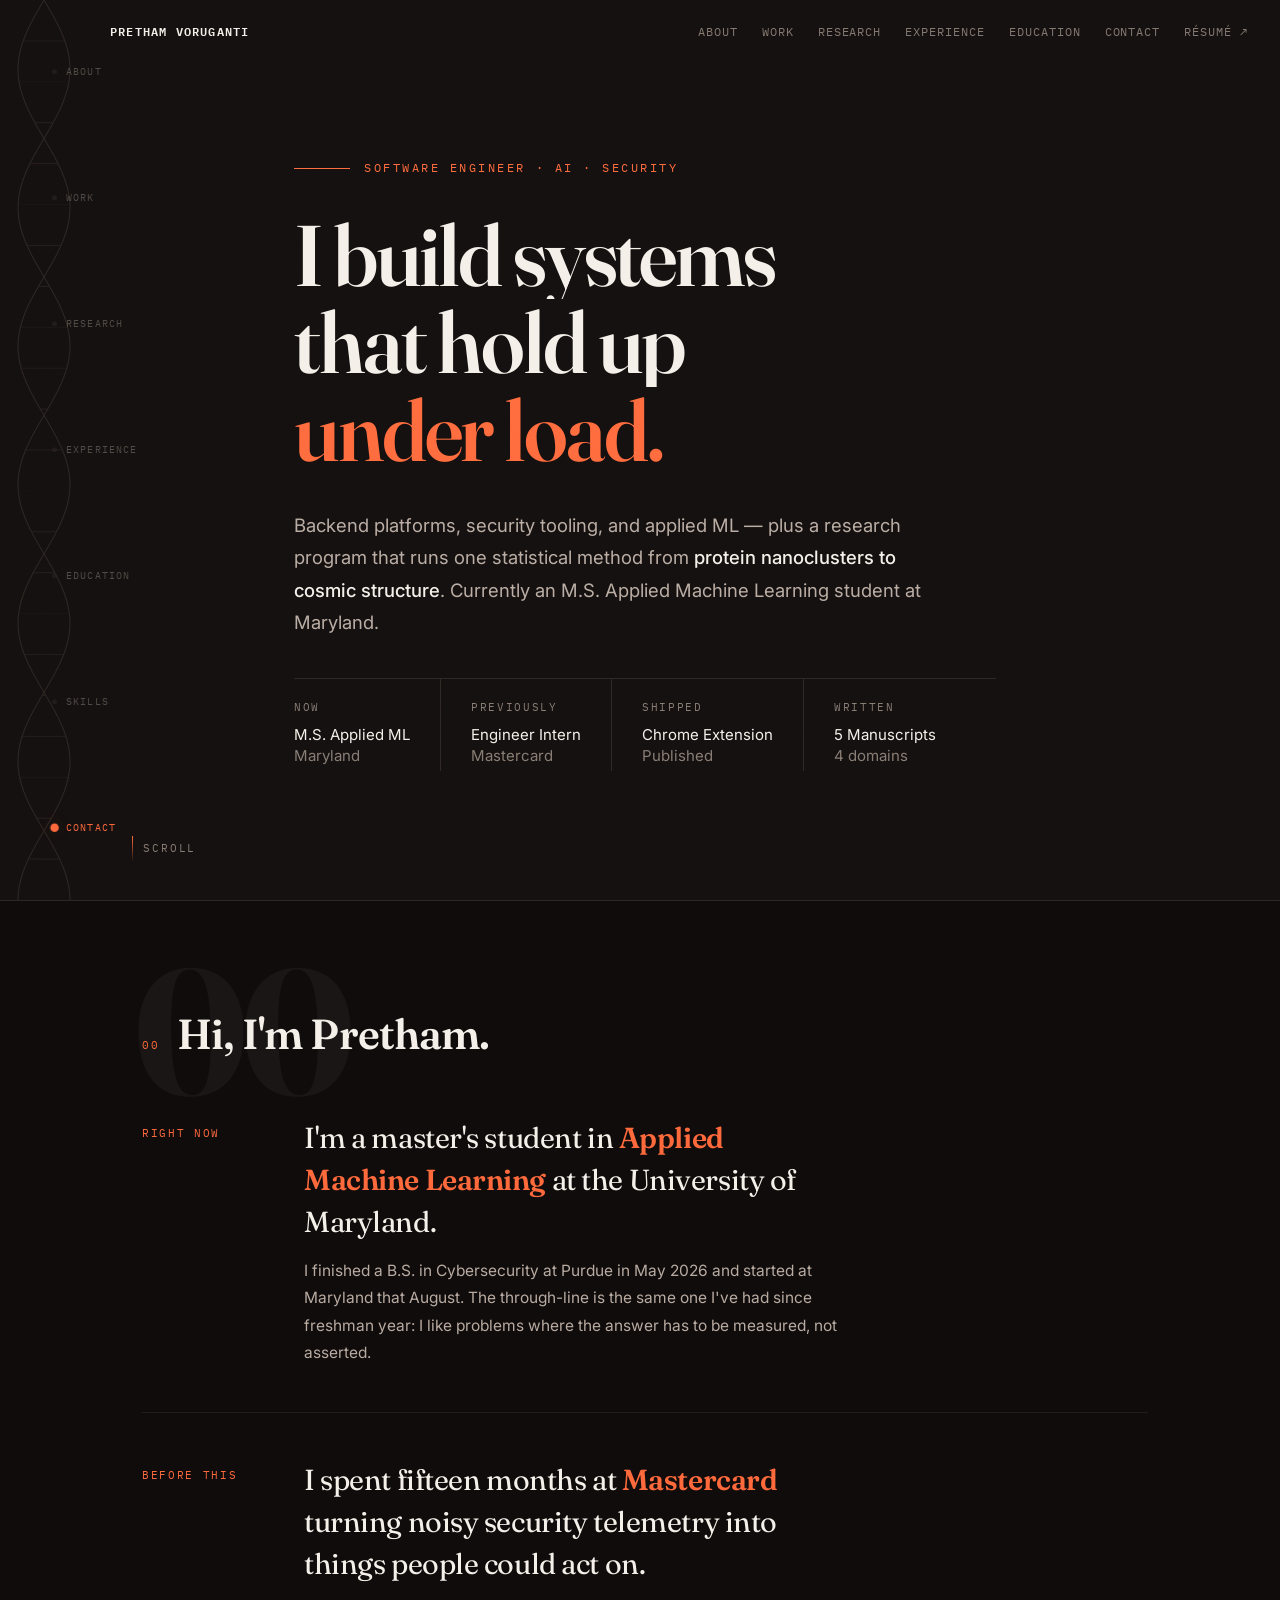
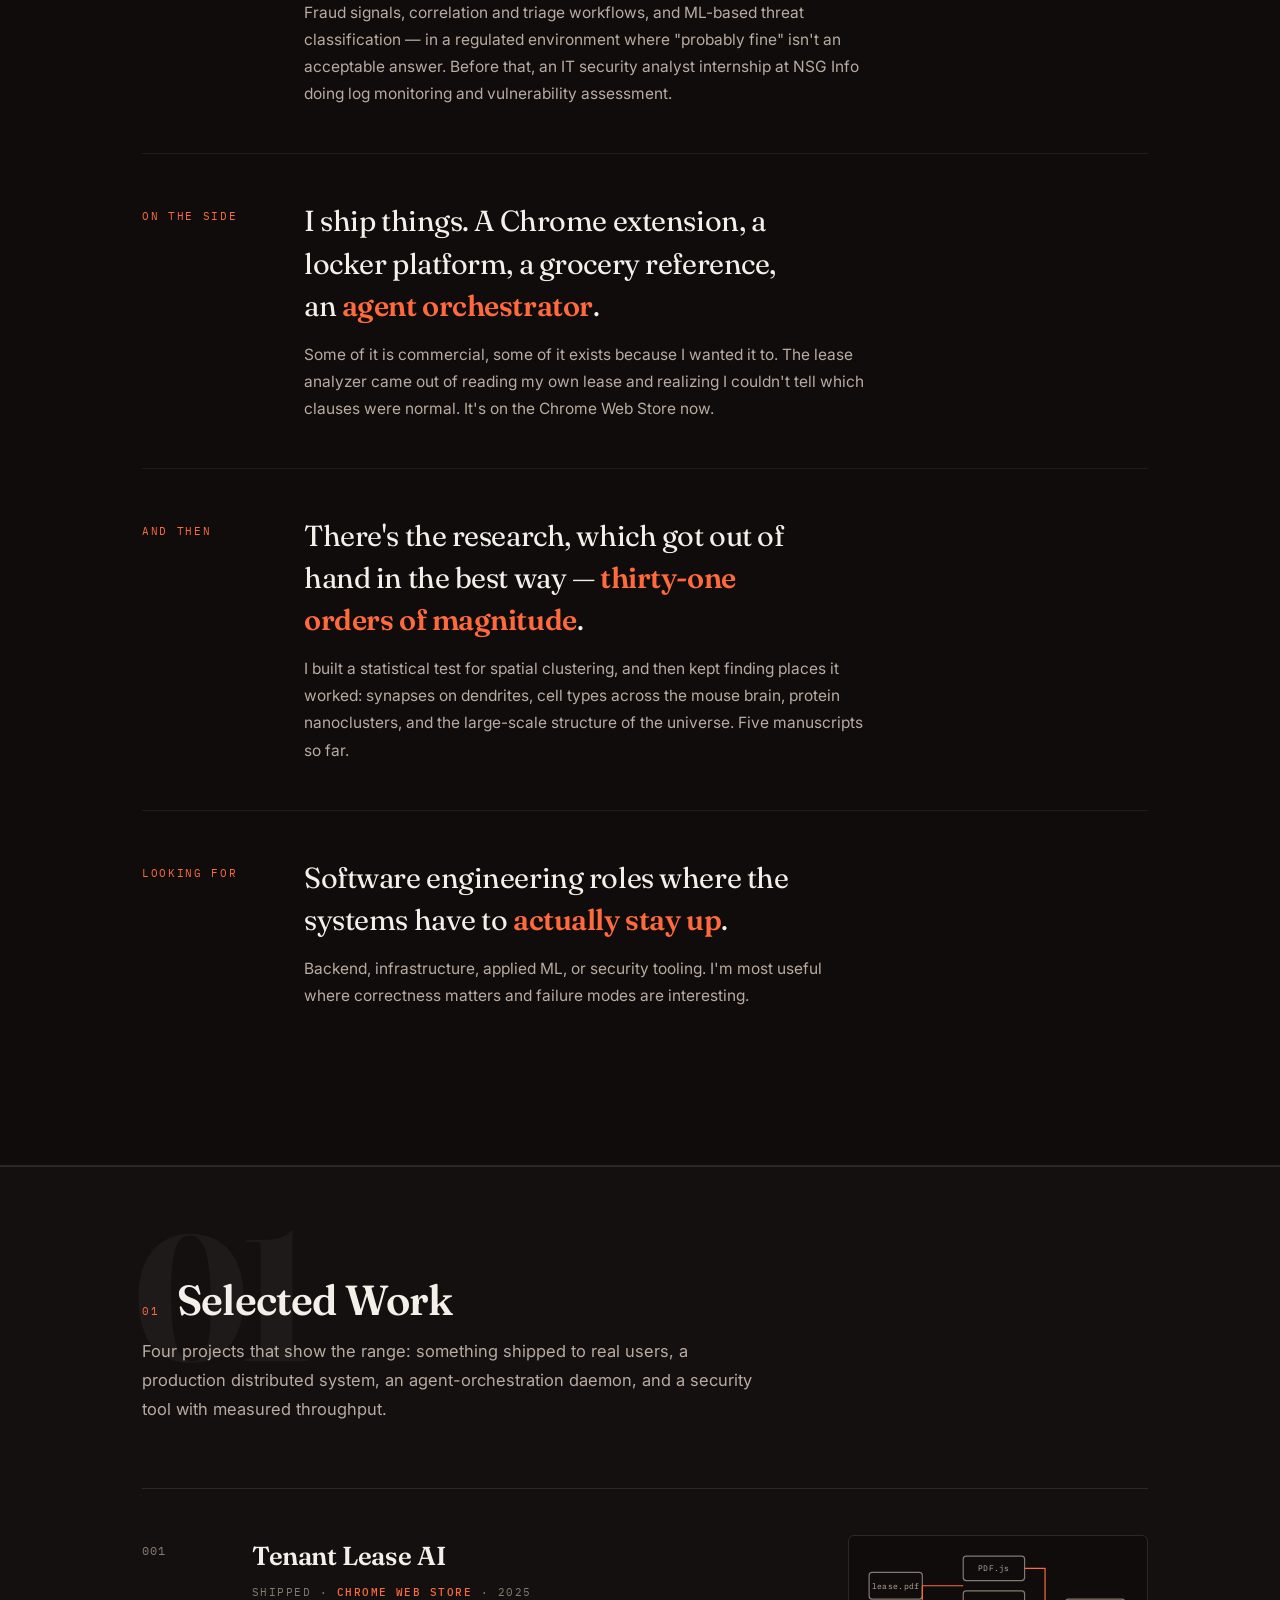
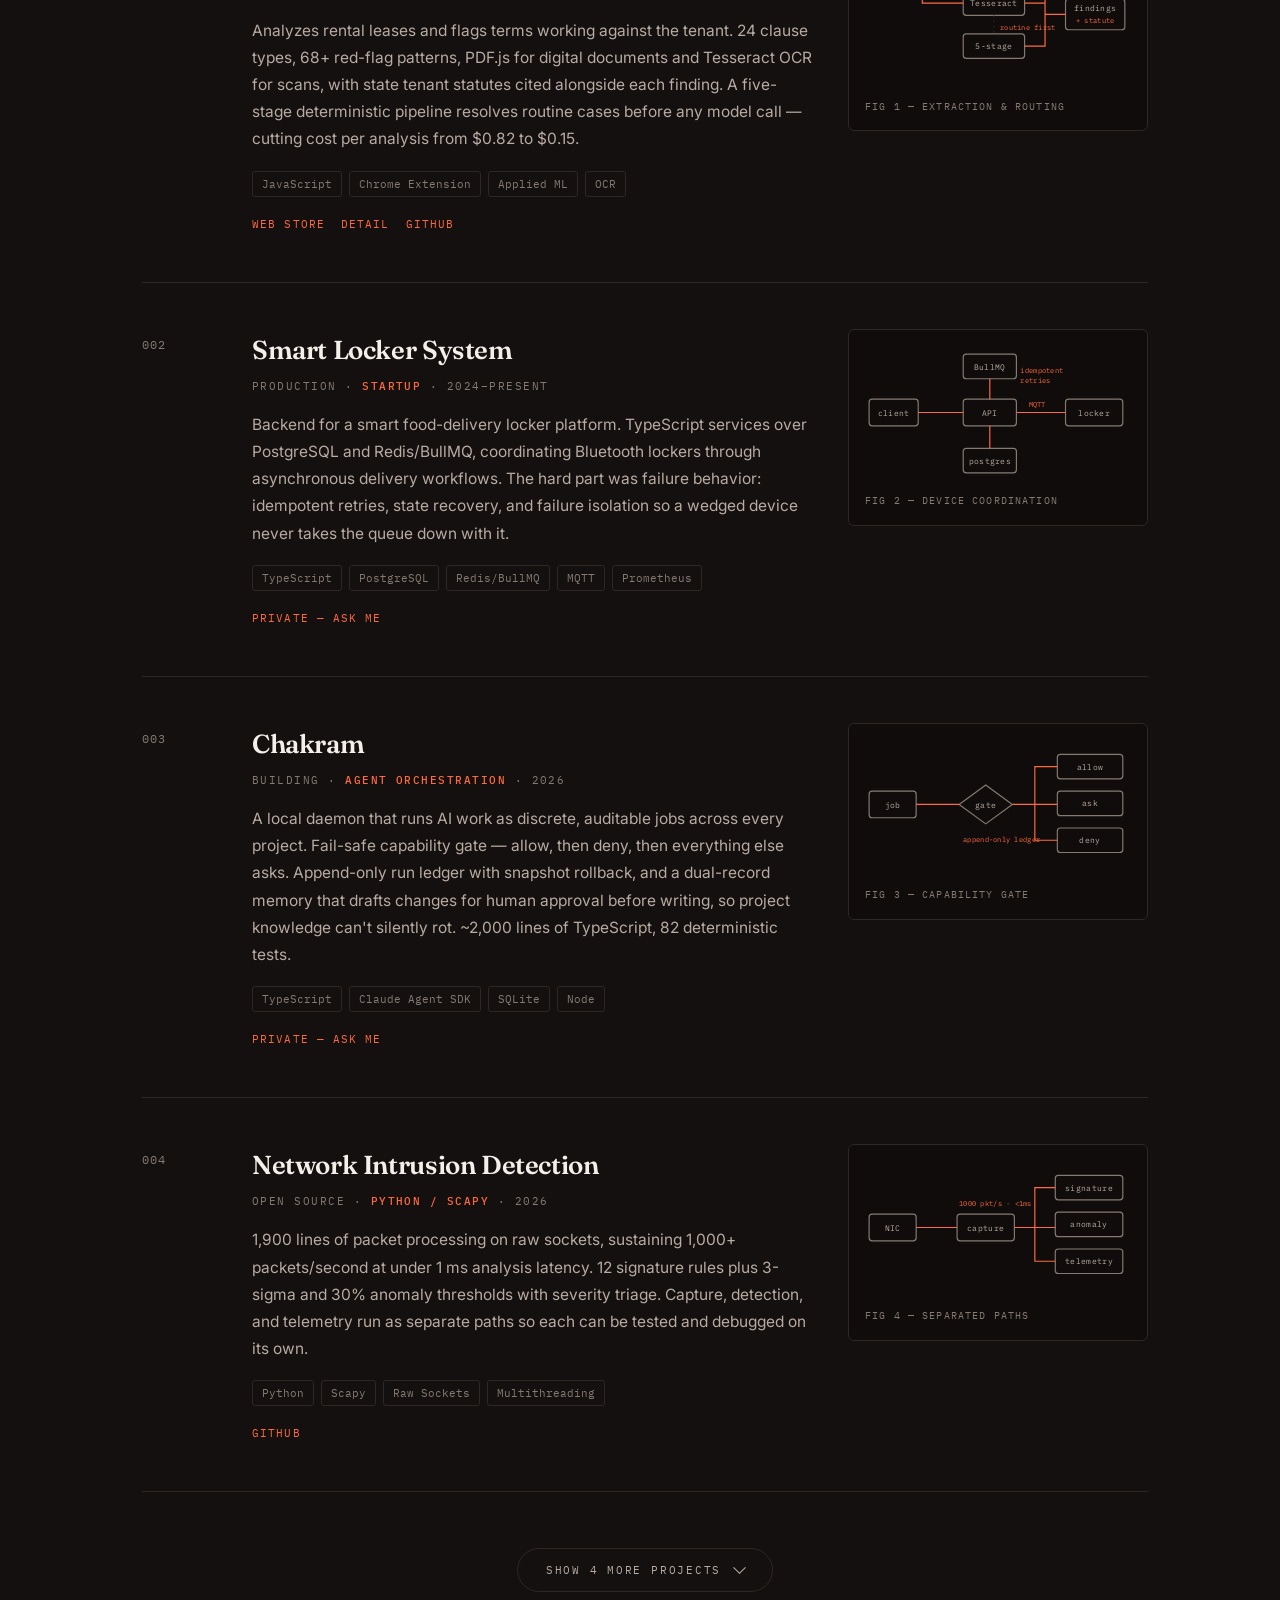
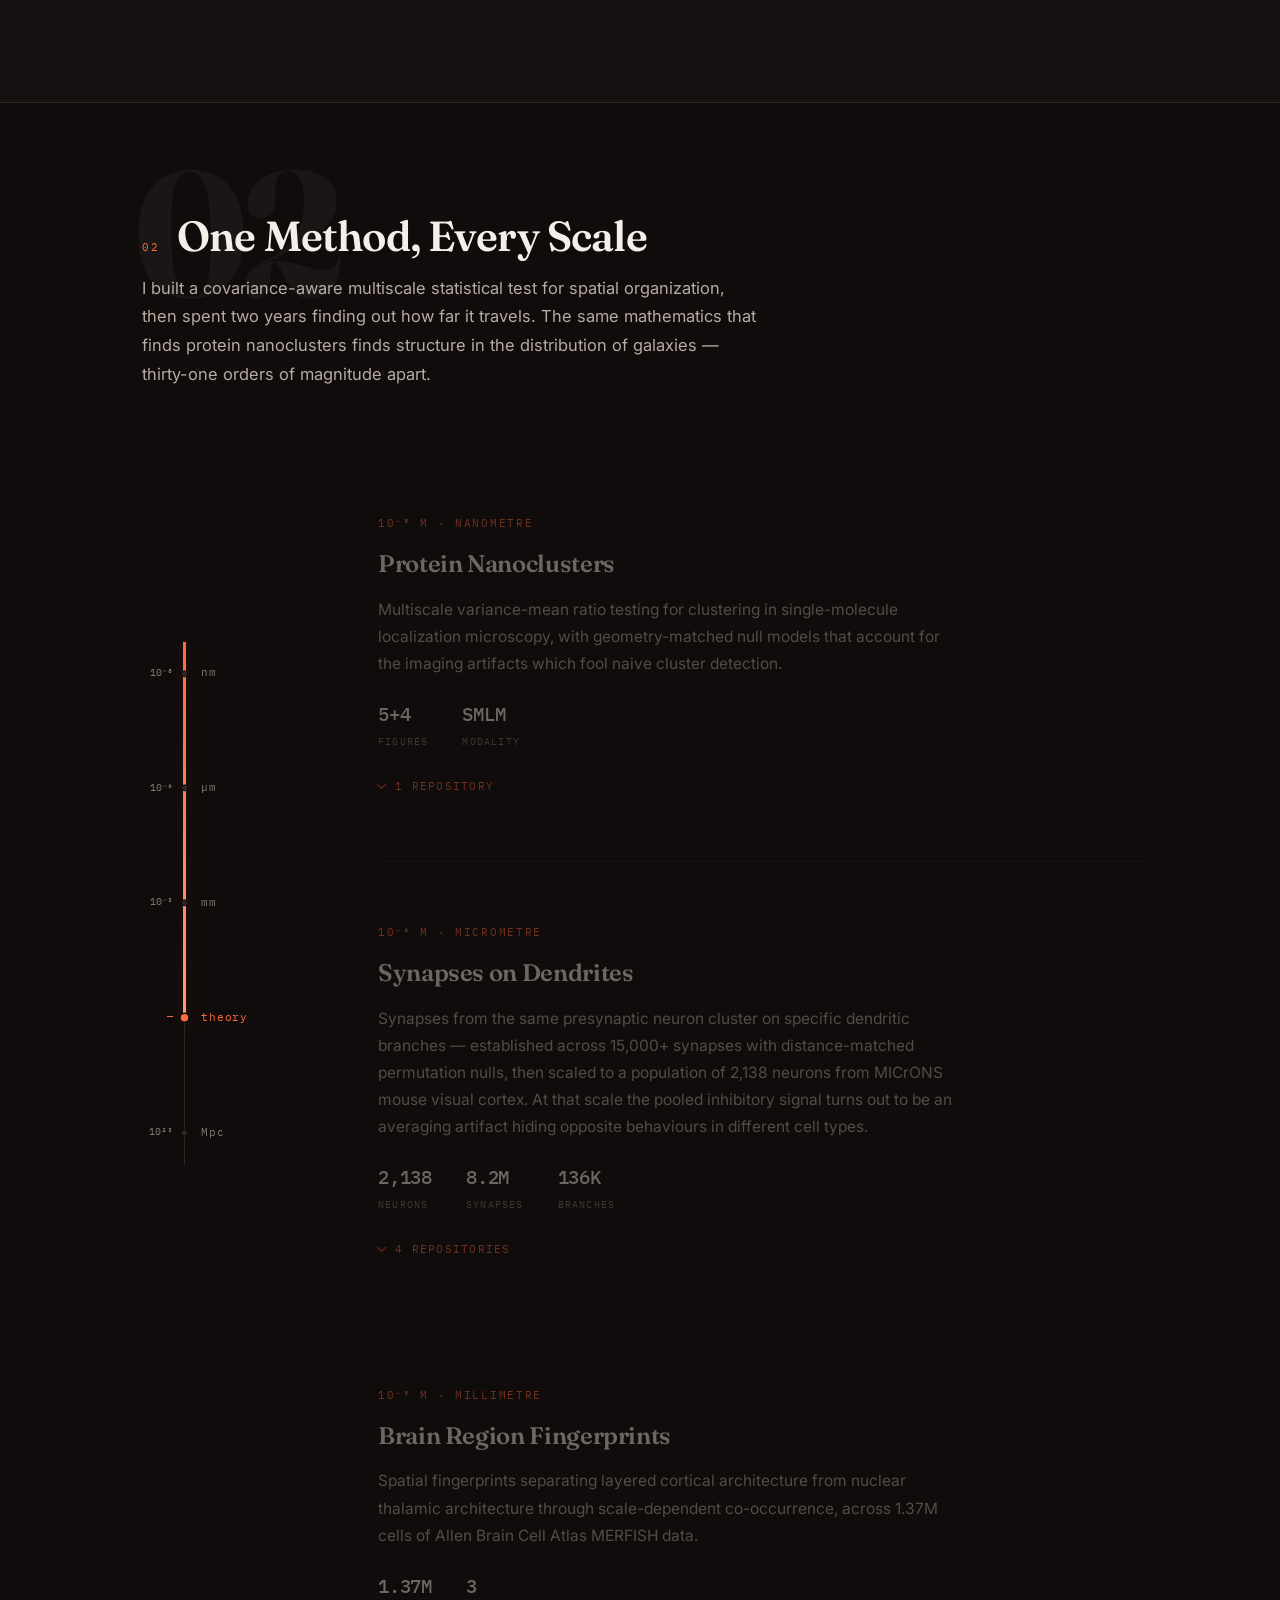
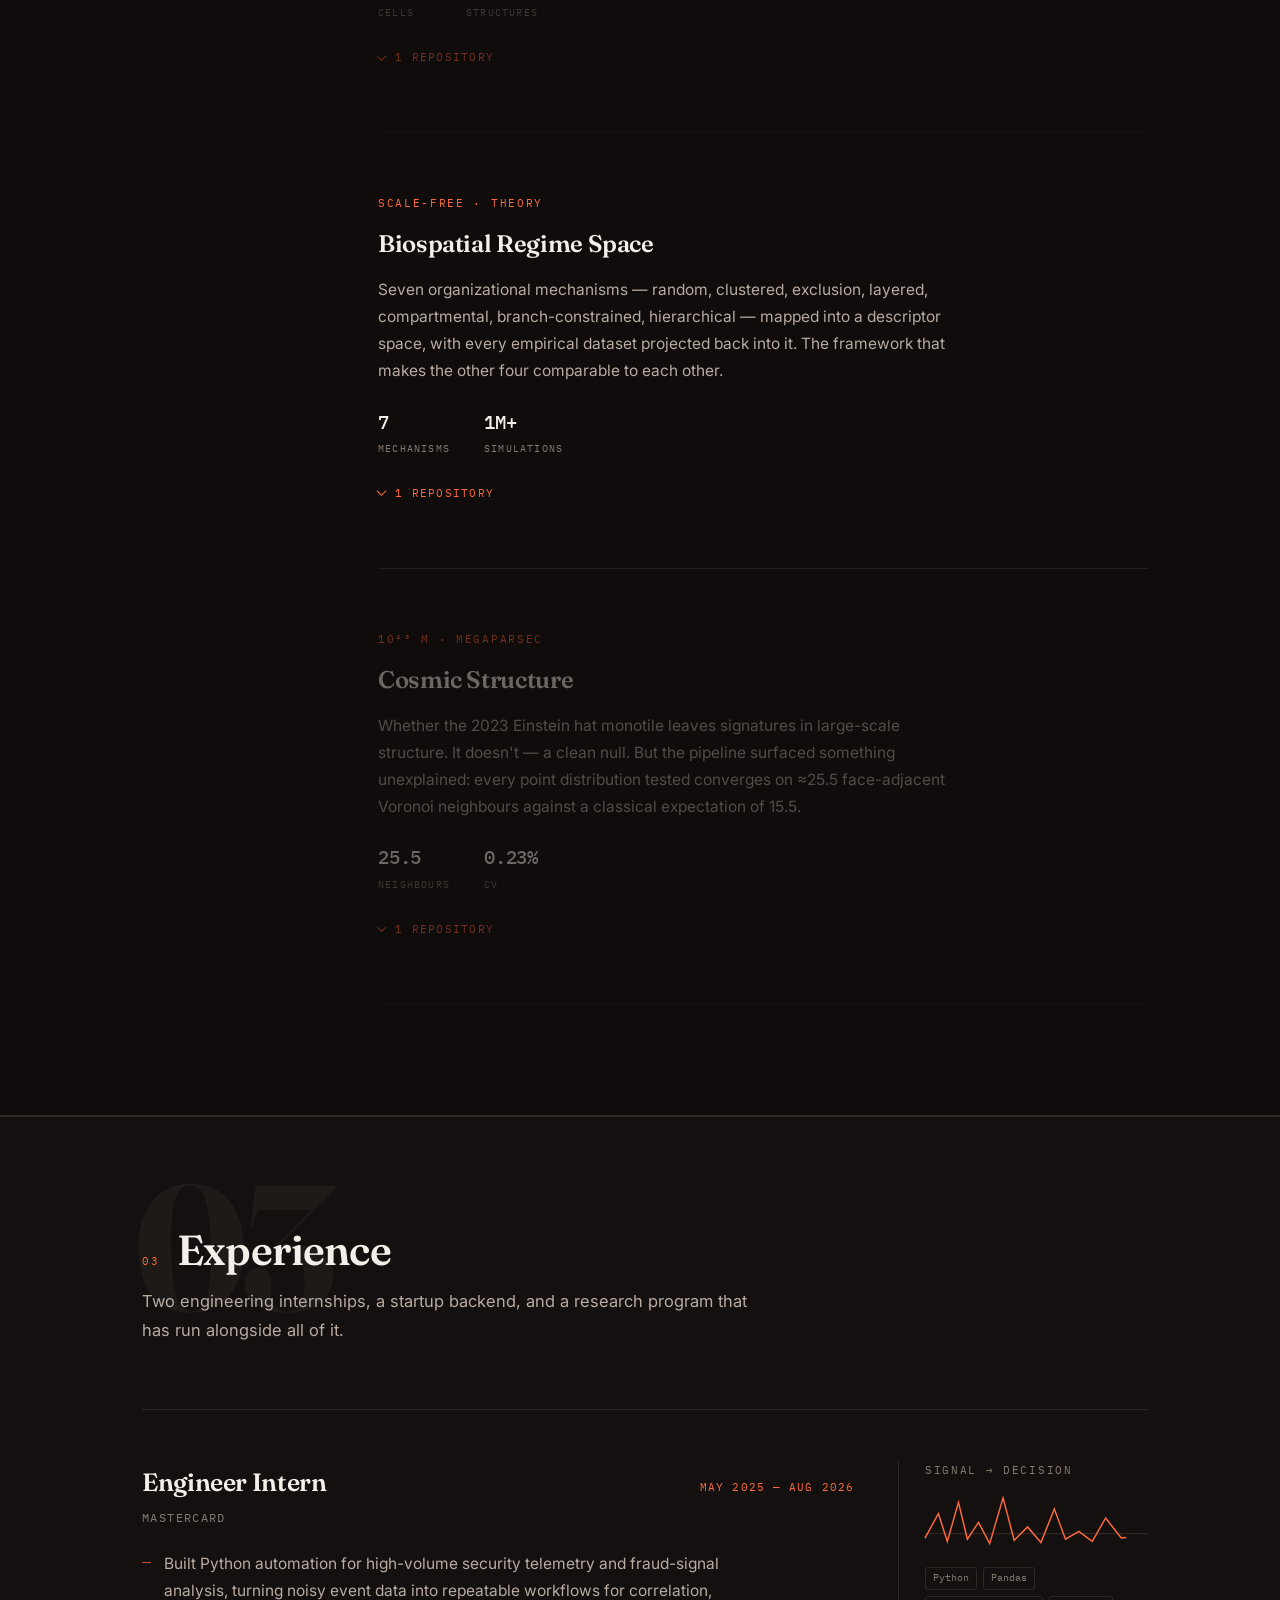
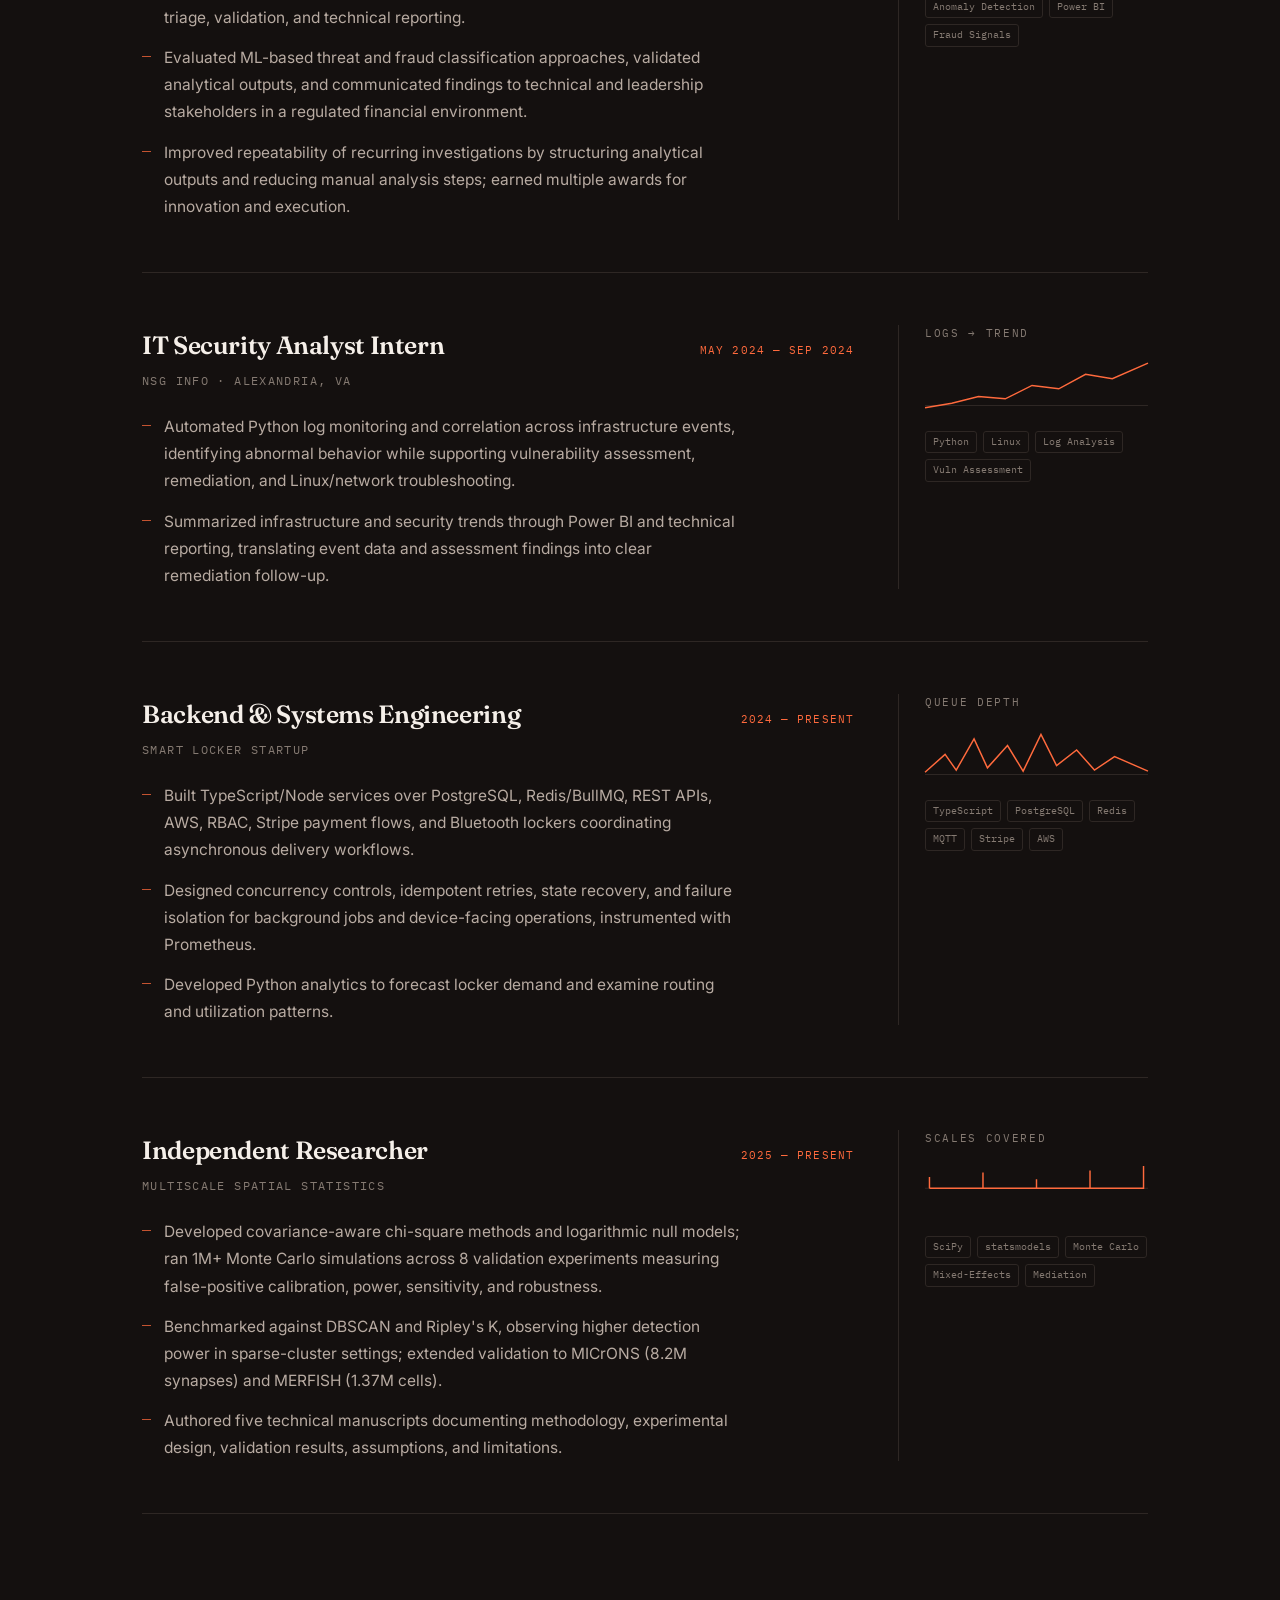
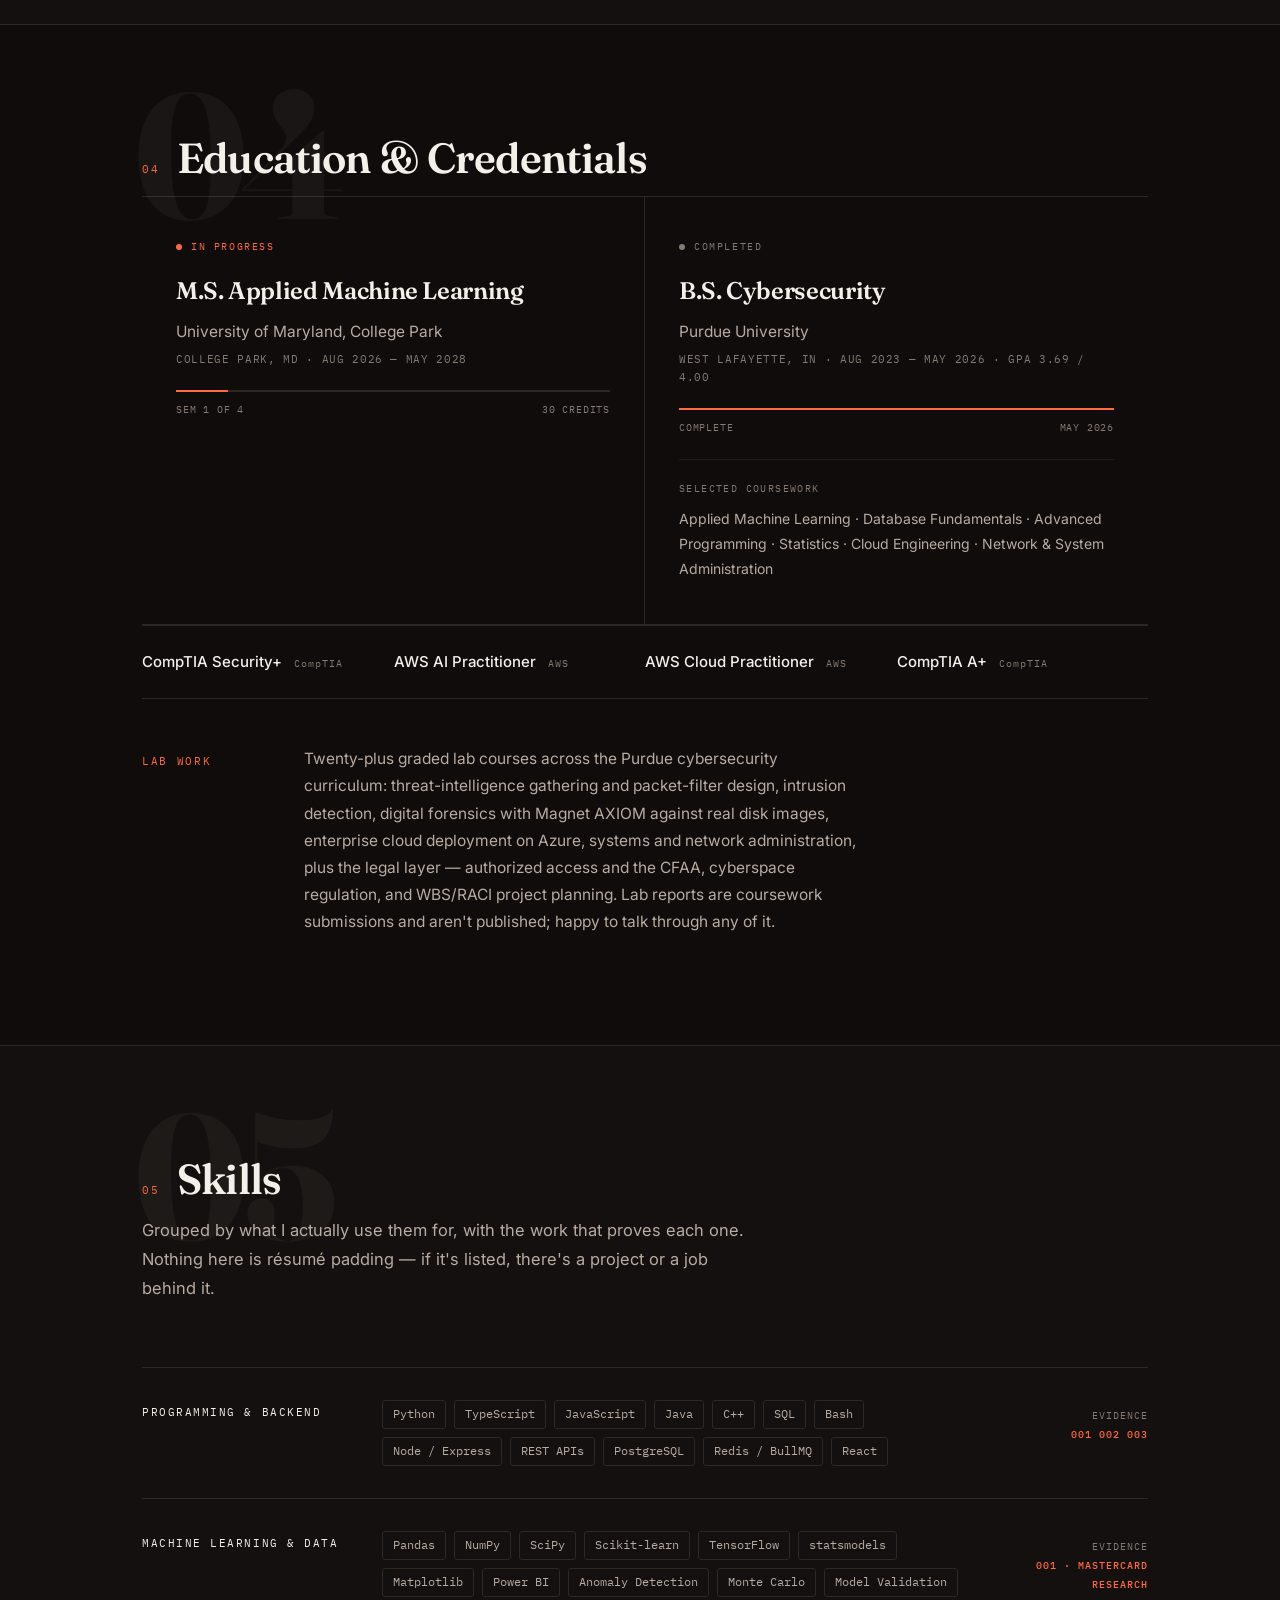
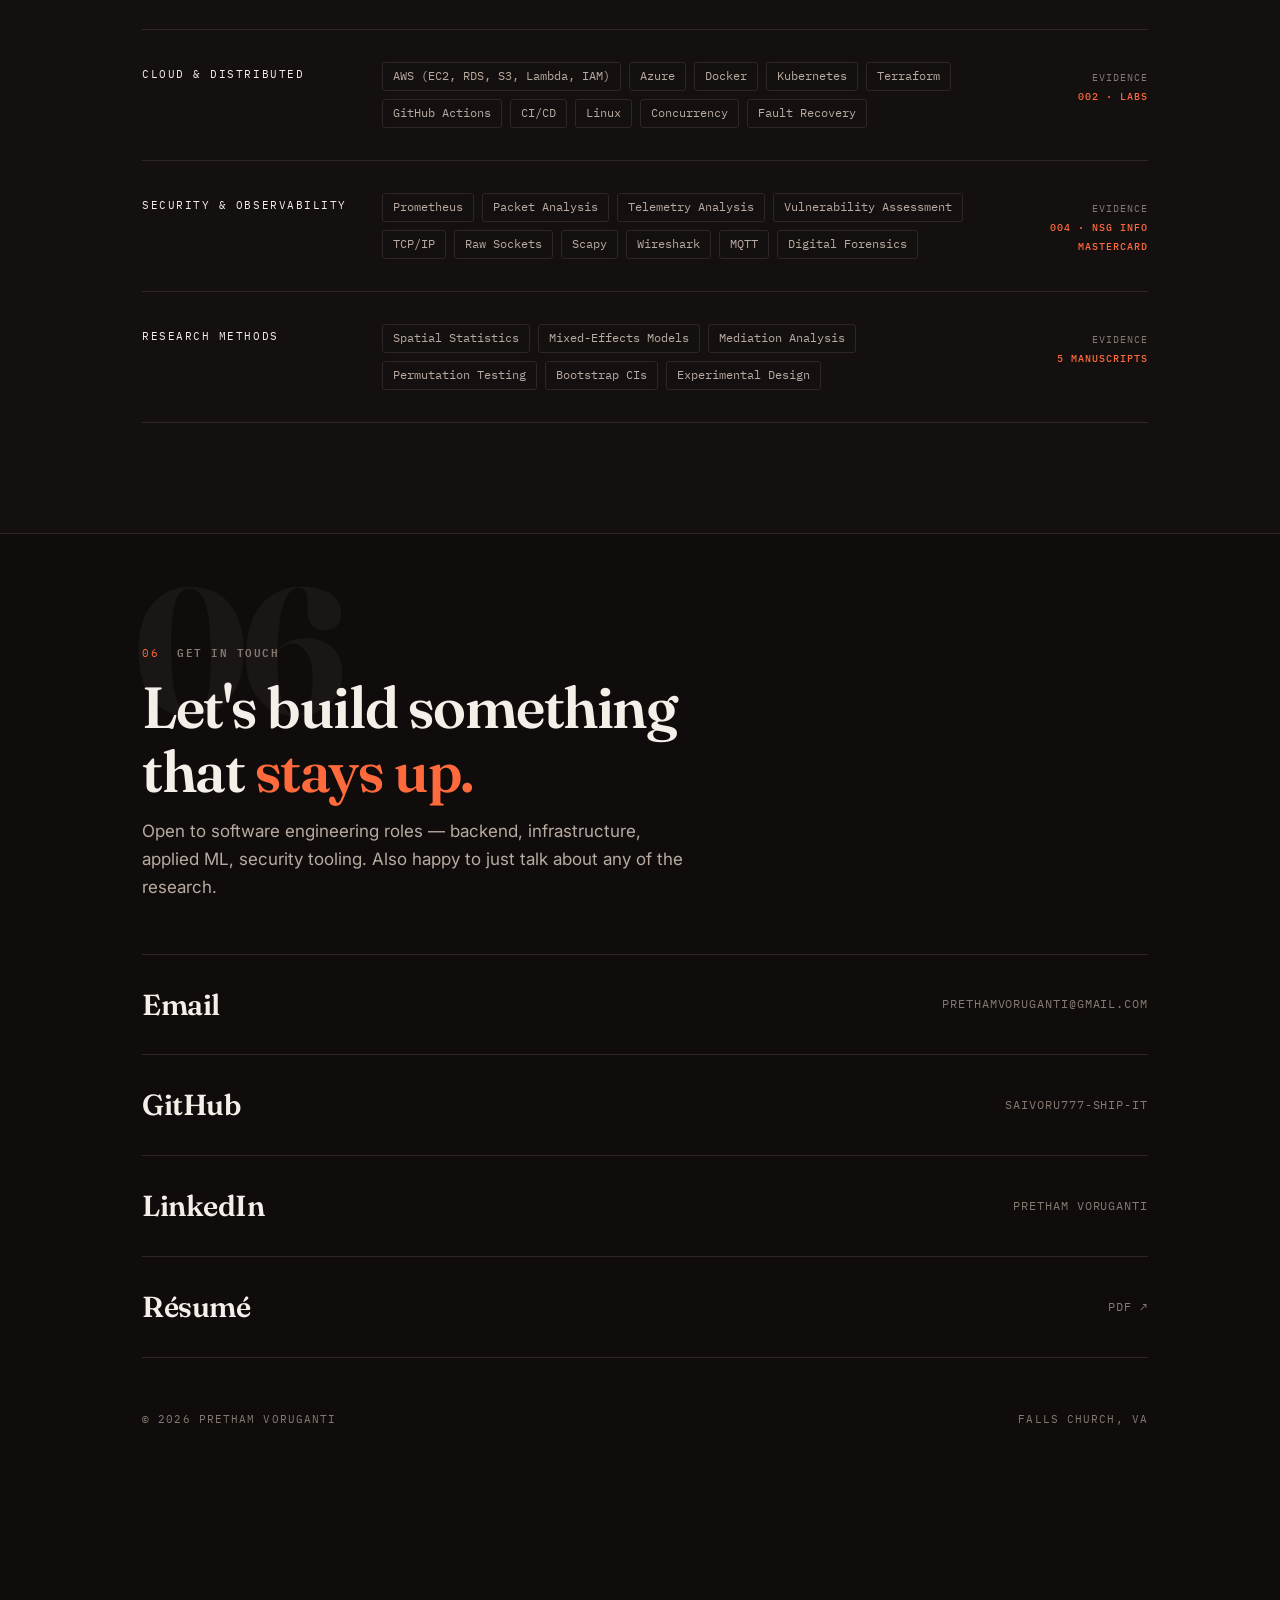
<file: pro-index.html>
<!DOCTYPE html>
<html lang="en">
<head>
<meta charset="UTF-8">
<meta name="viewport" content="width=device-width,initial-scale=1">
<title>Pretham Voruganti — Software Engineer, AI &amp; Cybersecurity</title>
<meta name="description" content="Software engineer building backend platforms, security tooling, and applied ML. M.S. Applied Machine Learning at Maryland; B.S. Cybersecurity, Purdue. Engineer intern at Mastercard.">
<meta name="author" content="Pretham Voruganti">
<meta name="theme-color" content="#14100F">
<link rel="canonical" href="https://saivoru777-ship-it.github.io/pretham.dev/pro-index.html">

<meta property="og:type" content="website">
<meta property="og:site_name" content="Pretham Voruganti">
<meta property="og:title" content="Pretham Voruganti — Software Engineer, AI &amp; Cybersecurity">
<meta property="og:description" content="I build systems that hold up under load. Backend platforms, security tooling, applied ML — plus research running one statistical method from protein nanoclusters to cosmic structure.">
<meta property="og:url" content="https://saivoru777-ship-it.github.io/pretham.dev/pro-index.html">
<meta property="og:image" content="https://saivoru777-ship-it.github.io/pretham.dev/og-image.png">
<meta property="og:image:width" content="1200">
<meta property="og:image:height" content="630">
<meta property="og:image:alt" content="Pretham Voruganti — software engineer, AI and security">
<meta name="twitter:card" content="summary_large_image">
<meta name="twitter:title" content="Pretham Voruganti — Software Engineer, AI &amp; Cybersecurity">
<meta name="twitter:description" content="I build systems that hold up under load.">
<meta name="twitter:image" content="https://saivoru777-ship-it.github.io/pretham.dev/og-image.png">

<link rel="icon" href="favicon.svg" type="image/svg+xml">
<link rel="alternate icon" href="favicon.ico" sizes="48x48">
<link rel="icon" href="favicon-32.png" sizes="32x32" type="image/png">
<link rel="icon" href="favicon-16.png" sizes="16x16" type="image/png">
<link rel="apple-touch-icon" href="apple-touch-icon.png">

<script type="application/ld+json">
{"@context":"https://schema.org","@type":"Person","name":"Pretham Voruganti",
"url":"https://saivoru777-ship-it.github.io/pretham.dev/",
"jobTitle":"Software Engineer","email":"mailto:Prethamvoruganti@gmail.com",
"address":{"@type":"PostalAddress","addressLocality":"Falls Church","addressRegion":"VA","addressCountry":"US"},
"sameAs":["https://github.com/saivoru777-ship-it","https://www.linkedin.com/in/pretham-voruganti-79a52a251"],
"alumniOf":[{"@type":"CollegeOrUniversity","name":"University of Maryland, College Park"},
{"@type":"CollegeOrUniversity","name":"Purdue University"}]}
</script>
<link rel="preconnect" href="https://fonts.googleapis.com">
<link rel="preconnect" href="https://fonts.gstatic.com" crossorigin>
<link href="https://fonts.googleapis.com/css2?family=Fraunces:opsz,wght@9..144,400;9..144,600;9..144,700&family=IBM+Plex+Mono:wght@400;500;600&family=Inter:wght@400;500;600&display=swap" rel="stylesheet">
<style>
:root{
  --ground:#14100F;--surface:#1C1715;--sunk:#100C0B;
  --ink:#F5EFE9;--ink-soft:#B8ABA2;--ink-dim:#857A72;
  --rule:#2E2724;--rule-soft:#221D1B;
  --accent:#FF6A3D;--accent-soft:#FF9A78;--accent-dim:#7A3620;
  --second:#7FB0A3;--glow:rgba(255,106,61,.16);
}
*,*::before,*::after{box-sizing:border-box;margin:0;padding:0}
html{scroll-behavior:smooth;-webkit-font-smoothing:antialiased}
body{background:var(--ground);color:var(--ink);font-family:Inter,system-ui,sans-serif;
  font-size:16px;line-height:1.65;overflow-x:hidden;transition:background .5s,color .5s}
a{color:inherit;text-decoration:none}
body::before{content:'';position:fixed;inset:0;pointer-events:none;z-index:1;opacity:.32;
  background-image:url("data:image/svg+xml;utf8,<svg xmlns='http://www.w3.org/2000/svg' width='200' height='200'><filter id='n'><feTurbulence type='fractalNoise' baseFrequency='.85' numOctaves='3'/></filter><rect width='200' height='200' filter='url(%23n)' opacity='.42'/></svg>");
  mix-blend-mode:overlay}
.wrap{max-width:1080px;margin:0 auto;padding:0 32px}
.pl{padding-left:42px}
@media(max-width:960px){.pl{padding-left:0}}

/* ---------- helix rail ---------- */
.helix{position:fixed;left:0;top:0;width:88px;height:100vh;z-index:5;pointer-events:none}
.helix svg{width:100%;height:100%;display:block;overflow:visible}
.hx-strand{fill:none;stroke:var(--rule);stroke-width:1.1}
.hx-rung{stroke:var(--rule);stroke-width:.9}
.hx-lit .hx-strand{stroke:var(--accent);stroke-width:1.5;filter:drop-shadow(0 0 5px var(--glow))}
.hx-lit .hx-rung{stroke:var(--accent-soft)}
.hx-mark{position:absolute;left:52px;transform:translateY(-50%);display:flex;align-items:center;gap:9px;
  font-family:'IBM Plex Mono',monospace;font-size:9.5px;letter-spacing:.12em;color:var(--ink-dim);
  transition:color .4s,opacity .4s;opacity:.55;white-space:nowrap}
.hx-mark i{width:5px;height:5px;border-radius:50%;background:var(--rule);display:block;
  transition:background .4s,transform .4s,box-shadow .4s}
.hx-mark.on{color:var(--accent);opacity:1}
.hx-mark.on i{background:var(--accent);transform:scale(1.7);box-shadow:0 0 10px var(--glow)}
@media(max-width:1100px){.helix{display:none}}

/* ---------- nav ---------- */
.nav{position:fixed;top:0;left:0;right:0;z-index:40;display:flex;align-items:center;
  justify-content:space-between;padding:20px 32px 20px 110px;font-family:'IBM Plex Mono',monospace;
  font-size:12px;letter-spacing:.08em;text-transform:uppercase;color:var(--ink-dim);
  border-bottom:1px solid transparent;transition:background .4s,border-color .4s}
.nav.stuck{background:color-mix(in srgb,var(--ground) 82%,transparent);backdrop-filter:blur(14px);
  border-bottom-color:var(--rule-soft)}
.nav-name{color:var(--ink);font-weight:600;letter-spacing:.1em}
.nav-links{display:flex;gap:24px}
.nav-links a{position:relative;padding:2px 0;transition:color .25s}
.nav-links a::after{content:'';position:absolute;left:0;right:0;bottom:-2px;height:1px;
  background:var(--accent);transform:scaleX(0);transform-origin:right;
  transition:transform .35s cubic-bezier(.2,.7,.3,1)}
.nav-links a:hover{color:var(--ink)}
.nav-links a:hover::after{transform:scaleX(1);transform-origin:left}
@media(max-width:1100px){.nav{padding-left:32px}}
@media(max-width:760px){.nav-links{display:none}}

/* ---------- motion primitives ---------- */
.rise{opacity:0;transform:translateY(34px);transition:opacity .85s ease,transform .95s cubic-bezier(.16,1,.3,1)}
.slide-l{opacity:0;transform:translateX(-52px);transition:opacity .85s ease,transform .95s cubic-bezier(.16,1,.3,1)}
.slide-r{opacity:0;transform:translateX(52px);transition:opacity .85s ease,transform .95s cubic-bezier(.16,1,.3,1)}
.rise.in,.slide-l.in,.slide-r.in{opacity:1;transform:none}
.d1{transition-delay:.09s}.d2{transition-delay:.18s}.d3{transition-delay:.27s}.d4{transition-delay:.36s}

/* ---------- hero ---------- */
.hero{min-height:100svh;display:flex;align-items:center;padding:120px 0 90px;position:relative}
.eyebrow{font-family:'IBM Plex Mono',monospace;font-size:11.5px;letter-spacing:.22em;
  text-transform:uppercase;color:var(--accent);margin-bottom:34px;display:flex;align-items:center;gap:14px}
.eyebrow::before{content:'';width:var(--w,0px);height:1px;background:var(--accent);
  transition:width 1s cubic-bezier(.2,.7,.3,1) .3s}
.loaded .eyebrow{--w:56px}
h1.display{font-family:Fraunces,Georgia,serif;font-weight:600;font-size:clamp(42px,7.2vw,86px);
  line-height:1.02;letter-spacing:-.025em;max-width:16ch;margin-bottom:34px}
h1.display em{font-style:normal;color:var(--accent)}
.reveal-line{display:block;overflow:hidden}
.reveal-line>span{display:block;transform:translateY(105%);opacity:0;
  transition:transform 1s cubic-bezier(.16,1,.3,1),opacity .8s ease}
.loaded .reveal-line>span{transform:translateY(0);opacity:1}
.loaded .reveal-line:nth-child(1)>span{transition-delay:.10s}
.loaded .reveal-line:nth-child(2)>span{transition-delay:.20s}
.loaded .reveal-line:nth-child(3)>span{transition-delay:.30s}
.lede{font-size:clamp(16px,1.6vw,18.5px);line-height:1.75;color:var(--ink-soft);max-width:54ch;
  margin-bottom:40px;opacity:0;transform:translateY(18px);
  transition:opacity .9s ease .55s,transform .9s cubic-bezier(.16,1,.3,1) .55s}
.loaded .lede{opacity:1;transform:none}
.lede strong{color:var(--ink);font-weight:500}
.hero-meta{display:flex;flex-wrap:wrap;border-top:1px solid var(--rule);opacity:0;transform:translateY(18px);
  transition:opacity .9s ease .75s,transform .9s cubic-bezier(.16,1,.3,1) .75s}
.loaded .hero-meta{opacity:1;transform:none}
.meta-cell{padding:20px 30px 4px 0;margin-right:30px;border-right:1px solid var(--rule)}
.meta-cell:last-child{border-right:0}
.meta-k{font-family:'IBM Plex Mono',monospace;font-size:10.5px;letter-spacing:.16em;
  text-transform:uppercase;color:var(--ink-dim);margin-bottom:7px}
.meta-v{font-size:15px;line-height:1.45}
.meta-v span{color:var(--ink-dim)}
@media(max-width:640px){.meta-cell{border-right:0;padding-right:0;margin-right:0;width:100%}}
.scroll-hint{position:absolute;bottom:38px;font-family:'IBM Plex Mono',monospace;font-size:10.5px;
  letter-spacing:.18em;text-transform:uppercase;color:var(--ink-dim);display:flex;align-items:center;
  gap:10px;opacity:0;transition:opacity 1s ease 1.2s}
.loaded .scroll-hint{opacity:1}
.scroll-hint i{width:1px;height:26px;background:linear-gradient(var(--accent),transparent);
  animation:drip 2.1s ease-in-out infinite}
@keyframes drip{0%,100%{transform:scaleY(.35);opacity:.5}50%{transform:scaleY(1);opacity:1}}

/* ---------- section furniture ---------- */
section{padding:110px 0;position:relative}
.sec-head{display:flex;align-items:baseline;gap:18px;margin-bottom:14px}
.sec-num{font-family:'IBM Plex Mono',monospace;font-size:11px;letter-spacing:.14em;color:var(--accent)}
.sec-title{font-family:Fraunces,Georgia,serif;font-weight:600;font-size:clamp(27px,3.6vw,42px);
  letter-spacing:-.02em;line-height:1.1}
.sec-intro{max-width:62ch;color:var(--ink-soft);font-size:16.5px;line-height:1.75;margin-bottom:64px}

/* ---------- about / progressive reveal ---------- */
.about{border-block:1px solid var(--rule);background:var(--sunk)}
.about-lines{display:flex;flex-direction:column;gap:0}
.al{padding:46px 0;border-bottom:1px solid var(--rule-soft);display:grid;
  grid-template-columns:132px 1fr;gap:30px;align-items:start}
.al:last-child{border-bottom:0}
.al-k{font-family:'IBM Plex Mono',monospace;font-size:10.5px;letter-spacing:.16em;
  text-transform:uppercase;color:var(--accent);padding-top:8px}
.al-v{font-family:Fraunces,Georgia,serif;font-size:clamp(20px,2.5vw,29px);line-height:1.45;
  font-weight:400;letter-spacing:-.015em;max-width:26ch}
.al-v b{font-weight:600;color:var(--accent)}
.al-sub{font-family:Inter,sans-serif;font-size:15.5px;line-height:1.75;color:var(--ink-soft);
  margin-top:14px;max-width:56ch}
@media(max-width:720px){.al{grid-template-columns:1fr;gap:12px}}

/* ---------- work entries ---------- */
.entry{display:grid;grid-template-columns:76px 1fr 300px;gap:34px;padding:46px 0;
  border-top:1px solid var(--rule);align-items:start;position:relative}
.entry:last-of-type{border-bottom:1px solid var(--rule)}
.entry::before{content:'';position:absolute;left:0;right:0;top:0;height:1px;background:var(--accent);
  transform:scaleX(0);transform-origin:left;transition:transform .7s cubic-bezier(.2,.7,.3,1)}
.entry:hover::before{transform:scaleX(1)}
.entry-idx{font-family:'IBM Plex Mono',monospace;font-size:12px;color:var(--ink-dim);
  padding-top:6px;letter-spacing:.1em}
.entry:hover .entry-idx{color:var(--accent)}
.entry-title{font-family:Fraunces,Georgia,serif;font-weight:600;font-size:26px;letter-spacing:-.015em;
  margin-bottom:6px;display:flex;align-items:center;gap:12px}
.entry-title .arrow{font-family:'IBM Plex Mono',monospace;font-size:16px;color:var(--accent);
  opacity:0;transform:translateX(-8px);transition:.35s}
.entry:hover .entry-title .arrow{opacity:1;transform:none}
.entry-status{font-family:'IBM Plex Mono',monospace;font-size:10.5px;letter-spacing:.14em;
  text-transform:uppercase;color:var(--ink-dim);margin-bottom:16px}
.entry-status b{color:var(--accent);font-weight:500}
.entry-desc{color:var(--ink-soft);font-size:15.5px;line-height:1.75;max-width:56ch}
.entry-tags{display:flex;flex-wrap:wrap;gap:7px;margin-top:18px;font-family:'IBM Plex Mono',monospace;font-size:11px}
.entry-tags span{color:var(--ink-dim);border:1px solid var(--rule);padding:3px 9px;border-radius:3px}
.entry-links{display:flex;gap:16px;margin-top:18px;font-family:'IBM Plex Mono',monospace;font-size:11px;
  letter-spacing:.1em;text-transform:uppercase}
.entry-links a{color:var(--accent);border-bottom:1px solid transparent;transition:.3s;padding-bottom:2px}
.entry-links a:hover{border-bottom-color:var(--accent)}
.entry-fig{border:1px solid var(--rule);border-radius:6px;padding:16px;background:var(--sunk)}
.entry-fig figcaption{font-family:'IBM Plex Mono',monospace;font-size:9.5px;letter-spacing:.12em;
  text-transform:uppercase;color:var(--ink-dim);margin-top:12px}
@media(max-width:900px){.entry{grid-template-columns:44px 1fr;gap:20px}.entry-fig{grid-column:1/-1}}
.schem{width:100%;height:auto;display:block;overflow:visible}
.schem .node{fill:none;stroke:var(--ink-dim);stroke-width:1.15}
.schem .flow{fill:none;stroke:var(--accent);stroke-width:1.15;stroke-dasharray:var(--len,300);
  stroke-dashoffset:var(--len,300);transition:stroke-dashoffset 1.5s cubic-bezier(.5,0,.2,1) .25s}
.in .schem .flow{stroke-dashoffset:0}
.schem text{font-family:'IBM Plex Mono',monospace;font-size:7.4px;fill:var(--ink-soft);letter-spacing:.04em}
.schem .anno{fill:var(--accent);font-size:6.6px}
.schem .dash{stroke:var(--rule);stroke-width:1;stroke-dasharray:2 3}
</style>
</head>
<style>
/* ---------- compact grid (ventures) ---------- */
.mini-grid{display:grid;grid-template-columns:repeat(auto-fit,minmax(300px,1fr));gap:0;
  border-top:1px solid var(--rule)}
.mini{padding:34px 30px 34px 0;border-bottom:1px solid var(--rule);border-right:1px solid var(--rule);
  position:relative;transition:background .45s}
.mini:hover{background:color-mix(in srgb,var(--accent) 4%,transparent)}
.mini{padding-left:30px}
.mini::after{content:'';position:absolute;left:0;top:0;bottom:0;width:2px;background:var(--accent);
  transform:scaleY(0);transform-origin:top;transition:transform .5s cubic-bezier(.2,.7,.3,1)}
.mini:hover::after{transform:scaleY(1)}
.mini-k{font-family:'IBM Plex Mono',monospace;font-size:10px;letter-spacing:.16em;text-transform:uppercase;
  color:var(--accent);margin-bottom:12px;display:flex;justify-content:space-between}
.mini-k em{font-style:normal;color:var(--ink-dim)}
.mini-t{font-family:Fraunces,Georgia,serif;font-weight:600;font-size:21px;margin-bottom:10px;letter-spacing:-.01em}
.mini-d{color:var(--ink-soft);font-size:14.5px;line-height:1.72}
.mini-tags{display:flex;flex-wrap:wrap;gap:6px;margin-top:16px;font-family:'IBM Plex Mono',monospace;font-size:10px}
.mini-tags span{color:var(--ink-dim);border:1px solid var(--rule);padding:2px 7px;border-radius:3px}
.mini-links{margin-top:14px;font-family:'IBM Plex Mono',monospace;font-size:10.5px;letter-spacing:.1em;
  text-transform:uppercase;display:flex;gap:14px}
.mini-links a{color:var(--accent);border-bottom:1px solid transparent;transition:.3s;padding-bottom:2px}
.mini-links a:hover{border-bottom-color:var(--accent)}

/* ---------- scale axis ---------- */
.scale-sec{background:var(--sunk);border-block:1px solid var(--rule)}
.scale-lay{display:grid;grid-template-columns:190px 1fr;gap:56px}
@media(max-width:900px){.scale-lay{grid-template-columns:1fr;gap:0}}
.axis-col{position:sticky;top:0;height:100svh;display:flex;align-items:center}
@media(max-width:900px){.axis-col{display:none}}
.axis{position:relative;width:100%;height:58vh}
.axis-line{position:absolute;left:52px;top:0;bottom:0;width:1px;background:var(--rule)}
.axis-line::after{content:'';position:absolute;left:-1px;top:0;width:3px;height:var(--sp,0%);
  background:linear-gradient(var(--accent),var(--accent-soft));box-shadow:0 0 12px var(--glow);
  transition:height .35s cubic-bezier(.2,.7,.3,1)}
.tick{position:absolute;left:0;width:100%;display:flex;align-items:center;transform:translateY(-50%)}
.tick-exp{width:52px;text-align:right;padding-right:11px;font-family:'IBM Plex Mono',monospace;
  font-size:10px;color:var(--ink-dim);transition:color .35s}
.tick-dot{width:7px;height:7px;border-radius:50%;background:var(--rule);margin-left:-3px;
  border:1px solid var(--sunk);transition:background .35s,transform .35s,box-shadow .35s}
.tick-lbl{padding-left:13px;font-family:'IBM Plex Mono',monospace;font-size:10.5px;letter-spacing:.08em;
  color:var(--ink-dim);transition:color .35s}
.tick.on .tick-exp,.tick.on .tick-lbl{color:var(--accent)}
.tick.on .tick-dot{background:var(--accent);transform:scale(1.5);box-shadow:0 0 12px var(--glow)}
.study{padding:62px 0;border-bottom:1px solid var(--rule-soft);opacity:.4;transition:opacity .55s}
.study.on{opacity:1}
.study-scale{font-family:'IBM Plex Mono',monospace;font-size:10.5px;letter-spacing:.16em;
  text-transform:uppercase;color:var(--accent);margin-bottom:12px}
.study-title{font-family:Fraunces,Georgia,serif;font-weight:600;font-size:24px;letter-spacing:-.015em;margin-bottom:12px}
.study-desc{color:var(--ink-soft);font-size:15.5px;line-height:1.75;max-width:58ch}
.study-num{display:flex;gap:34px;margin-top:22px;flex-wrap:wrap;font-family:'IBM Plex Mono',monospace}
.study-num div{display:flex;flex-direction:column;gap:3px}
.study-num b{font-size:19px;color:var(--ink);font-weight:500;letter-spacing:-.01em}
.study-num i{font-style:normal;font-size:10px;letter-spacing:.12em;text-transform:uppercase;color:var(--ink-dim)}
.study-links{margin-top:16px;font-family:'IBM Plex Mono',monospace;font-size:10.5px;letter-spacing:.1em;
  text-transform:uppercase;display:flex;gap:16px}
.study-links a{color:var(--accent);border-bottom:1px solid transparent;transition:.3s;padding-bottom:2px}
.study-links a:hover{border-bottom-color:var(--accent)}

/* ---------- experience ---------- */
.role{display:grid;grid-template-columns:1fr 250px;gap:44px;padding:52px 0;
  border-top:1px solid var(--rule);position:relative}
.role:last-of-type{border-bottom:1px solid var(--rule)}
.role-h{display:flex;align-items:baseline;justify-content:space-between;gap:20px;flex-wrap:wrap;margin-bottom:6px}
.role-t{font-family:Fraunces,Georgia,serif;font-weight:600;font-size:25px;letter-spacing:-.015em}
.role-d{font-family:'IBM Plex Mono',monospace;font-size:11px;letter-spacing:.1em;color:var(--accent);white-space:nowrap}
.role-o{font-family:'IBM Plex Mono',monospace;font-size:11.5px;letter-spacing:.12em;text-transform:uppercase;
  color:var(--ink-dim);margin-bottom:22px}
.role-l{list-style:none;display:flex;flex-direction:column;gap:13px}
.role-l li{position:relative;padding-left:22px;color:var(--ink-soft);font-size:15.5px;line-height:1.75;max-width:60ch}
.role-l li::before{content:'';position:absolute;left:0;top:12px;width:9px;height:1px;background:var(--accent);opacity:.75}
.role-side{border-left:1px solid var(--rule);padding-left:26px}
.role-side .meta-k{margin-bottom:10px}
.spark{width:100%;height:auto;display:block;overflow:visible;margin-bottom:16px}
.spark path{fill:none;stroke:var(--accent);stroke-width:1.3;stroke-dasharray:var(--len,300);
  stroke-dashoffset:var(--len,300);transition:stroke-dashoffset 1.7s cubic-bezier(.5,0,.2,1) .3s}
.spark .base{stroke:var(--rule);stroke-width:1;stroke-dasharray:none;stroke-dashoffset:0}
.in .spark path{stroke-dashoffset:0}
.role-stack{display:flex;flex-wrap:wrap;gap:6px;font-family:'IBM Plex Mono',monospace;font-size:10px}
.role-stack span{color:var(--ink-dim);border:1px solid var(--rule);padding:2px 7px;border-radius:3px}
@media(max-width:900px){.role{grid-template-columns:1fr;gap:26px}
  .role-side{border-left:0;border-top:1px solid var(--rule);padding-left:0;padding-top:22px}}

/* ---------- education ---------- */
.edu{display:grid;grid-template-columns:1fr 1fr;gap:0;border-top:1px solid var(--rule)}
@media(max-width:820px){.edu{grid-template-columns:1fr}}
.edu-c{padding:42px 34px 42px 0;border-bottom:1px solid var(--rule);border-right:1px solid var(--rule)}
.edu-c:last-child{border-right:0}
.edu-c{padding-left:34px}
.edu-st{font-family:'IBM Plex Mono',monospace;font-size:10px;letter-spacing:.16em;text-transform:uppercase;
  color:var(--accent);margin-bottom:16px;display:flex;align-items:center;gap:9px}
.edu-st i{width:6px;height:6px;border-radius:50%;background:var(--accent);display:block}
.edu-st.done{color:var(--ink-dim)}
.edu-st.done i{background:var(--ink-dim)}
.edu-deg{font-family:Fraunces,Georgia,serif;font-weight:600;font-size:24px;letter-spacing:-.015em;margin-bottom:8px}
.edu-sch{font-size:15.5px;color:var(--ink-soft);margin-bottom:6px}
.edu-m{font-family:'IBM Plex Mono',monospace;font-size:11px;color:var(--ink-dim);letter-spacing:.06em}
.prog{height:2px;background:var(--rule);margin:22px 0 10px;position:relative;overflow:hidden}
.prog i{position:absolute;left:0;top:0;bottom:0;width:0;background:var(--accent);
  transition:width 1.6s cubic-bezier(.2,.7,.3,1) .3s}
.in .prog i{width:var(--p,0%)}
.prog-l{font-family:'IBM Plex Mono',monospace;font-size:10px;color:var(--ink-dim);
  display:flex;justify-content:space-between;letter-spacing:.08em}
.edu-cw{margin-top:22px;padding-top:20px;border-top:1px solid var(--rule-soft);
  font-size:14px;line-height:1.8;color:var(--ink-soft)}
.edu-cw em{font-style:normal;font-family:'IBM Plex Mono',monospace;font-size:10px;letter-spacing:.14em;
  text-transform:uppercase;color:var(--ink-dim);display:block;margin-bottom:8px}
.certs{display:flex;flex-wrap:wrap;gap:0;border-top:1px solid var(--rule);margin-top:0}
.cert{padding:24px 28px 24px 0;border-bottom:1px solid var(--rule);flex:1 1 200px;
  display:flex;align-items:baseline;gap:12px}
.cert b{font-weight:500;font-size:15px}
.cert em{font-style:normal;font-family:'IBM Plex Mono',monospace;font-size:10px;color:var(--ink-dim);letter-spacing:.1em}

/* ---------- skills w/ evidence ---------- */
.sk{display:grid;grid-template-columns:210px 1fr 132px;gap:30px;padding:32px 0;
  border-top:1px solid var(--rule);align-items:start}
.sk:last-of-type{border-bottom:1px solid var(--rule)}
.sk-k{font-family:'IBM Plex Mono',monospace;font-size:11px;letter-spacing:.14em;text-transform:uppercase;
  color:var(--ink);padding-top:3px}
.sk-v{display:flex;flex-wrap:wrap;gap:8px}
.sk-v span{font-family:'IBM Plex Mono',monospace;font-size:11.5px;color:var(--ink-soft);
  border:1px solid var(--rule);padding:4px 10px;border-radius:3px;transition:.3s}
.sk:hover .sk-v span{border-color:var(--rule);color:var(--ink)}
.sk-e{font-family:'IBM Plex Mono',monospace;font-size:10px;letter-spacing:.1em;color:var(--ink-dim);
  text-align:right;padding-top:6px;line-height:1.9}
.sk-e b{color:var(--accent);font-weight:500}
@media(max-width:820px){.sk{grid-template-columns:1fr;gap:14px}.sk-e{text-align:left}}

/* ---------- contact ---------- */
.contact{border-top:1px solid var(--rule);background:var(--sunk)}
.cta{font-family:Fraunces,Georgia,serif;font-weight:600;font-size:clamp(30px,5vw,58px);
  line-height:1.1;letter-spacing:-.025em;max-width:15ch;margin-bottom:14px}
.cta em{font-style:normal;color:var(--accent)}
.cta-sub{color:var(--ink-soft);font-size:17px;max-width:50ch;margin-bottom:52px}
.links{border-top:1px solid var(--rule)}
.lk{display:flex;align-items:center;justify-content:space-between;gap:20px;padding:26px 0;
  border-bottom:1px solid var(--rule);position:relative;overflow:hidden}
.lk::before{content:'';position:absolute;left:0;top:0;bottom:0;width:0;
  background:color-mix(in srgb,var(--accent) 8%,transparent);transition:width .5s cubic-bezier(.2,.7,.3,1)}
.lk:hover::before{width:100%}
.lk-n{font-family:Fraunces,Georgia,serif;font-size:clamp(20px,2.6vw,29px);font-weight:600;
  letter-spacing:-.015em;position:relative;transition:transform .45s cubic-bezier(.2,.7,.3,1);padding-left:0}
.lk:hover .lk-n{transform:translateX(16px);color:var(--accent)}
.lk-v{font-family:'IBM Plex Mono',monospace;font-size:11.5px;color:var(--ink-dim);letter-spacing:.08em;
  position:relative;transition:color .35s;text-align:right}
.lk:hover .lk-v{color:var(--ink-soft)}
.foot{padding:52px 0 80px;font-family:'IBM Plex Mono',monospace;font-size:11px;letter-spacing:.1em;
  text-transform:uppercase;color:var(--ink-dim);display:flex;justify-content:space-between;gap:20px;flex-wrap:wrap}
@media (prefers-reduced-motion:reduce){
  *,*::before,*::after{animation:none!important;transition:none!important}
  .reveal-line>span,.lede,.hero-meta,.rise,.slide-l,.slide-r{opacity:1!important;transform:none!important}
  .schem .flow,.spark path{stroke-dashoffset:0!important}
  .prog i{width:var(--p,0%)!important}
}

/* ---------- section differentiation ---------- */
section.tone{background:var(--sunk)}
section+section{border-top:1px solid var(--rule)}
.sec-head{position:relative;isolation:isolate}
.sec-head>*{position:relative;z-index:1}
.sec-head::before{
  content:attr(data-n);position:absolute;left:-8px;top:50%;
  transform:translateY(-52%);z-index:0;pointer-events:none;
  font-family:Fraunces,Georgia,serif;font-weight:700;
  font-size:clamp(90px,14vw,190px);line-height:.8;letter-spacing:-.04em;
  color:var(--ink);opacity:.045;
}
@media(max-width:700px){.sec-head::before{font-size:96px;left:-4px}}

/* ---------- drawers ---------- */
.more-wrap{display:flex;justify-content:center;margin-top:56px}
.more-btn{
  font-family:'IBM Plex Mono',monospace;font-size:11px;letter-spacing:.16em;text-transform:uppercase;
  color:var(--ink-soft);background:none;cursor:pointer;
  border:1px solid var(--rule);border-radius:999px;padding:14px 28px;
  display:inline-flex;align-items:center;gap:14px;transition:.35s}
.more-btn:hover{border-color:var(--accent);color:var(--accent)}
.more-ico{width:9px;height:9px;border-right:1.4px solid currentColor;border-bottom:1.4px solid currentColor;
  transform:rotate(45deg) translate(-2px,-2px);transition:transform .4s cubic-bezier(.2,.7,.3,1)}
.more-btn[aria-expanded="true"] .more-ico{transform:rotate(-135deg) translate(-2px,-2px)}
.more-panel[hidden]{display:none}
.more-panel{animation:drop .7s cubic-bezier(.16,1,.3,1)}
@keyframes drop{from{opacity:0;transform:translateY(-16px)}to{opacity:1;transform:none}}

/* ---------- research repo expanders ---------- */
.repo-wrap{margin-top:20px}
.repo-btn{font-family:'IBM Plex Mono',monospace;font-size:10.5px;letter-spacing:.12em;
  text-transform:uppercase;color:var(--accent);background:none;border:0;cursor:pointer;
  padding:6px 0;display:inline-flex;align-items:center;gap:10px;transition:opacity .3s}
.repo-btn:hover{opacity:.72}
.repo-ico{width:7px;height:7px;border-right:1.3px solid currentColor;border-bottom:1.3px solid currentColor;
  transform:rotate(45deg) translate(-1px,-1px);transition:transform .4s cubic-bezier(.2,.7,.3,1)}
.repo-btn[aria-expanded="true"] .repo-ico{transform:rotate(-135deg) translate(-1px,-1px)}
.repo-panel[hidden]{display:none}
.repo-panel{margin-top:10px;border-top:1px solid var(--rule);animation:drop .6s cubic-bezier(.16,1,.3,1)}
.repo{display:grid;grid-template-columns:1fr auto;gap:4px 16px;padding:14px 0;
  border-bottom:1px solid var(--rule-soft);align-items:baseline;transition:padding-left .4s}
.repo:hover{padding-left:10px}
.repo-n{font-family:'IBM Plex Mono',monospace;font-size:12px;color:var(--ink);letter-spacing:.02em}
.repo:hover .repo-n{color:var(--accent)}
.repo-a{font-family:'IBM Plex Mono',monospace;font-size:12px;color:var(--ink-dim)}
.repo:hover .repo-a{color:var(--accent)}
.repo-d{grid-column:1/-1;font-size:13.5px;color:var(--ink-dim);line-height:1.6}
</style>
<body>

<div class="helix" id="helix" aria-hidden="true">
  <svg viewBox="0 0 88 800" preserveAspectRatio="none" id="hxsvg">
    <g id="hx-base"></g>
    <clipPath id="hxclip"><rect id="hxrect" x="0" y="0" width="88" height="0"/></clipPath>
    <g id="hx-lit" class="hx-lit" clip-path="url(#hxclip)"></g>
  </svg>
  <div id="hxmarks"></div>
</div>

<nav class="nav" id="nav">
  <a href="#top" class="nav-name">PRETHAM VORUGANTI</a>
  <div class="nav-links">
    <a href="#about">About</a>
    <a href="#work">Work</a>
    <a href="#scale">Research</a>
    <a href="#experience">Experience</a>
    <a href="#education">Education</a>
    <a href="#contact">Contact</a>
    <a href="resume.pdf" target="_blank">Résumé ↗</a>
  </div>
</nav>


<header class="hero" id="top">
  <div class="wrap pl">
    <p class="eyebrow">Software Engineer · AI · Security</p>
    <h1 class="display">
      <span class="reveal-line"><span>I build systems</span></span>
      <span class="reveal-line"><span>that hold up</span></span>
      <span class="reveal-line"><span><em>under load.</em></span></span>
    </h1>
    <p class="lede">
      Backend platforms, security tooling, and applied ML — plus a research program that runs
      one statistical method from <strong>protein nanoclusters to cosmic structure</strong>.
      Currently an M.S. Applied Machine Learning student at Maryland.
    </p>
    <div class="hero-meta">
      <div class="meta-cell"><div class="meta-k">Now</div><div class="meta-v">M.S. Applied ML<br><span>Maryland</span></div></div>
      <div class="meta-cell"><div class="meta-k">Previously</div><div class="meta-v">Engineer Intern<br><span>Mastercard</span></div></div>
      <div class="meta-cell"><div class="meta-k">Shipped</div><div class="meta-v">Chrome Extension<br><span>Published</span></div></div>
      <div class="meta-cell"><div class="meta-k">Written</div><div class="meta-v">5 Manuscripts<br><span>4 domains</span></div></div>
    </div>
  </div>
  <div class="scroll-hint" style="left:max(32px,calc(50vw - 508px))"><i></i> Scroll</div>
</header>

<section class="about" id="about" data-mark="About">
  <div class="wrap pl">
    <div class="sec-head rise" data-n="00"><span class="sec-num">00</span><h2 class="sec-title">Hi, I'm Pretham.</h2></div>
    <div class="about-lines">
      <div class="al slide-l">
        <div class="al-k">Right now</div>
        <div>
          <p class="al-v">I'm a master's student in <b>Applied Machine Learning</b> at the University of Maryland.</p>
          <p class="al-sub">I finished a B.S. in Cybersecurity at Purdue in May 2026 and started at Maryland that August. The through-line is the same one I've had since freshman year: I like problems where the answer has to be measured, not asserted.</p>
        </div>
      </div>
      <div class="al slide-r">
        <div class="al-k">Before this</div>
        <div>
          <p class="al-v">I spent fifteen months at <b>Mastercard</b> turning noisy security telemetry into things people could act on.</p>
          <p class="al-sub">Fraud signals, correlation and triage workflows, and ML-based threat classification — in a regulated environment where "probably fine" isn't an acceptable answer. Before that, an IT security analyst internship at NSG Info doing log monitoring and vulnerability assessment.</p>
        </div>
      </div>
      <div class="al slide-l">
        <div class="al-k">On the side</div>
        <div>
          <p class="al-v">I ship things. A Chrome extension, a locker platform, a grocery reference, an <b>agent orchestrator</b>.</p>
          <p class="al-sub">Some of it is commercial, some of it exists because I wanted it to. The lease analyzer came out of reading my own lease and realizing I couldn't tell which clauses were normal. It's on the Chrome Web Store now.</p>
        </div>
      </div>
      <div class="al slide-r">
        <div class="al-k">And then</div>
        <div>
          <p class="al-v">There's the research, which got out of hand in the best way — <b>thirty-one orders of magnitude</b>.</p>
          <p class="al-sub">I built a statistical test for spatial clustering, and then kept finding places it worked: synapses on dendrites, cell types across the mouse brain, protein nanoclusters, and the large-scale structure of the universe. Five manuscripts so far.</p>
        </div>
      </div>
      <div class="al slide-l">
        <div class="al-k">Looking for</div>
        <div>
          <p class="al-v">Software engineering roles where the systems have to <b>actually stay up</b>.</p>
          <p class="al-sub">Backend, infrastructure, applied ML, or security tooling. I'm most useful where correctness matters and failure modes are interesting.</p>
        </div>
      </div>
    </div>
  </div>
</section>

<section id="work" data-mark="Work">
  <div class="wrap pl">
    <div class="sec-head rise" data-n="01"><span class="sec-num">01</span><h2 class="sec-title">Selected Work</h2></div>
    <p class="sec-intro rise">Four projects that show the range: something shipped to real users, a production distributed system, an agent-orchestration daemon, and a security tool with measured throughput.</p>

    <article class="entry rise">
      <div class="entry-idx">001</div>
      <div>
        <h3 class="entry-title">Tenant Lease AI <span class="arrow">↗</span></h3>
        <p class="entry-status">Shipped · <b>Chrome Web Store</b> · 2025</p>
        <p class="entry-desc">Analyzes rental leases and flags terms working against the tenant. 24 clause types, 68+ red-flag patterns, PDF.js for digital documents and Tesseract OCR for scans, with state tenant statutes cited alongside each finding. A five-stage deterministic pipeline resolves routine cases before any model call — cutting cost per analysis from $0.82 to $0.15.</p>
        <div class="entry-tags"><span>JavaScript</span><span>Chrome Extension</span><span>Applied ML</span><span>OCR</span></div>
        <div class="entry-links"><a href="https://chromewebstore.google.com/detail/lmpdooiklheoifbeipdepajjonidajfl" target="_blank">Web Store</a><a href="tenant-lease-ai.html">Detail</a><a href="https://github.com/saivoru777-ship-it/tenant-lease-ai" target="_blank">GitHub</a></div>
      </div>
      <figure class="entry-fig">
        <svg class="schem" viewBox="0 0 260 132">
          <rect class="node" x="4" y="20" width="52" height="26" rx="3"/><text x="30" y="36" text-anchor="middle">lease.pdf</text>
          <rect class="node" x="96" y="4" width="60" height="24" rx="3"/><text x="126" y="19" text-anchor="middle">PDF.js</text>
          <rect class="node" x="96" y="38" width="60" height="24" rx="3"/><text x="126" y="53" text-anchor="middle">Tesseract</text>
          <rect class="node" x="96" y="80" width="60" height="24" rx="3"/><text x="126" y="95" text-anchor="middle">5-stage</text>
          <rect class="node" x="196" y="46" width="58" height="30" rx="3"/><text x="225" y="58" text-anchor="middle">findings</text>
          <text x="225" y="69" text-anchor="middle" class="anno">+ statute</text>
          <path class="flow" style="--len:340" d="M56 33 H96 M56 33 V50 H96 M156 16 H176 V61 H196 M156 50 H176 M156 92 H176 V61"/>
          <path class="dash" d="M126 62 V80"/><text x="132" y="76" class="anno">routine first</text>
        </svg>
        <figcaption>fig 1 — extraction &amp; routing</figcaption>
      </figure>
    </article>

    <article class="entry rise">
      <div class="entry-idx">002</div>
      <div>
        <h3 class="entry-title">Smart Locker System</h3>
        <p class="entry-status">Production · <b>Startup</b> · 2024–present</p>
        <p class="entry-desc">Backend for a smart food-delivery locker platform. TypeScript services over PostgreSQL and Redis/BullMQ, coordinating Bluetooth lockers through asynchronous delivery workflows. The hard part was failure behavior: idempotent retries, state recovery, and failure isolation so a wedged device never takes the queue down with it.</p>
        <div class="entry-tags"><span>TypeScript</span><span>PostgreSQL</span><span>Redis/BullMQ</span><span>MQTT</span><span>Prometheus</span></div>
        <div class="entry-links"><a href="#contact">Private — ask me</a></div>
      </div>
      <figure class="entry-fig">
        <svg class="schem" viewBox="0 0 260 132">
          <rect class="node" x="4" y="52" width="48" height="26" rx="3"/><text x="28" y="68" text-anchor="middle">client</text>
          <rect class="node" x="96" y="52" width="52" height="26" rx="3"/><text x="122" y="68" text-anchor="middle">API</text>
          <rect class="node" x="96" y="100" width="52" height="24" rx="3"/><text x="122" y="115" text-anchor="middle">postgres</text>
          <rect class="node" x="96" y="8" width="52" height="24" rx="3"/><text x="122" y="23" text-anchor="middle">BullMQ</text>
          <rect class="node" x="196" y="52" width="56" height="26" rx="3"/><text x="224" y="68" text-anchor="middle">locker</text>
          <path class="flow" style="--len:300" d="M52 65 H96 M122 52 V32 M122 78 V100 M148 65 H196"/>
          <text x="160" y="60" class="anno">MQTT</text><text x="152" y="26" class="anno">idempotent</text><text x="152" y="36" class="anno">retries</text>
        </svg>
        <figcaption>fig 2 — device coordination</figcaption>
      </figure>
    </article>

    <article class="entry rise">
      <div class="entry-idx">003</div>
      <div>
        <h3 class="entry-title">Chakram</h3>
        <p class="entry-status">Building · <b>Agent orchestration</b> · 2026</p>
        <p class="entry-desc">A local daemon that runs AI work as discrete, auditable jobs across every project. Fail-safe capability gate — allow, then deny, then everything else asks. Append-only run ledger with snapshot rollback, and a dual-record memory that drafts changes for human approval before writing, so project knowledge can't silently rot. ~2,000 lines of TypeScript, 82 deterministic tests.</p>
        <div class="entry-tags"><span>TypeScript</span><span>Claude Agent SDK</span><span>SQLite</span><span>Node</span></div>
        <div class="entry-links"><a href="#contact">Private — ask me</a></div>
      </div>
      <figure class="entry-fig">
        <svg class="schem" viewBox="0 0 260 132">
          <rect class="node" x="4" y="50" width="46" height="26" rx="3"/><text x="27" y="66" text-anchor="middle">job</text>
          <path class="node" d="M92 63 L118 44 L144 63 L118 82 Z"/><text x="118" y="66" text-anchor="middle">gate</text>
          <rect class="node" x="188" y="14" width="64" height="24" rx="3"/><text x="220" y="29" text-anchor="middle">allow</text>
          <rect class="node" x="188" y="50" width="64" height="24" rx="3"/><text x="220" y="65" text-anchor="middle">ask</text>
          <rect class="node" x="188" y="86" width="64" height="24" rx="3"/><text x="220" y="101" text-anchor="middle">deny</text>
          <path class="flow" style="--len:290" d="M50 63 H92 M144 63 H166 V26 H188 M166 63 H188 M166 63 V98 H188"/>
          <text x="96" y="100" class="anno">append-only ledger</text>
        </svg>
        <figcaption>fig 3 — capability gate</figcaption>
      </figure>
    </article>

    <article class="entry rise">
      <div class="entry-idx">004</div>
      <div>
        <h3 class="entry-title">Network Intrusion Detection <span class="arrow">↗</span></h3>
        <p class="entry-status">Open source · <b>Python / Scapy</b> · 2026</p>
        <p class="entry-desc">1,900 lines of packet processing on raw sockets, sustaining 1,000+ packets/second at under 1 ms analysis latency. 12 signature rules plus 3-sigma and 30% anomaly thresholds with severity triage. Capture, detection, and telemetry run as separate paths so each can be tested and debugged on its own.</p>
        <div class="entry-tags"><span>Python</span><span>Scapy</span><span>Raw Sockets</span><span>Multithreading</span></div>
        <div class="entry-links"><a href="https://github.com/saivoru777-ship-it/NIDS" target="_blank">GitHub</a></div>
      </div>
      <figure class="entry-fig">
        <svg class="schem" viewBox="0 0 260 132">
          <rect class="node" x="4" y="52" width="46" height="26" rx="3"/><text x="27" y="68" text-anchor="middle">NIC</text>
          <rect class="node" x="90" y="52" width="56" height="26" rx="3"/><text x="118" y="68" text-anchor="middle">capture</text>
          <rect class="node" x="186" y="14" width="66" height="24" rx="3"/><text x="219" y="29" text-anchor="middle">signature</text>
          <rect class="node" x="186" y="50" width="66" height="24" rx="3"/><text x="219" y="65" text-anchor="middle">anomaly</text>
          <rect class="node" x="186" y="86" width="66" height="24" rx="3"/><text x="219" y="101" text-anchor="middle">telemetry</text>
          <path class="flow" style="--len:300" d="M50 65 H90 M146 65 H166 V26 H186 M166 65 H186 M166 65 V98 H186"/>
          <text x="92" y="44" class="anno">1000 pkt/s · &lt;1ms</text>
        </svg>
        <figcaption>fig 4 — separated paths</figcaption>
      </figure>
    </article>

      <div class="more-wrap">
        <button class="more-btn" id="more-projects" aria-expanded="false" aria-controls="more-projects-panel">
          <span class="more-lbl">Show 4 more projects</span>
          <span class="more-ico" aria-hidden="true"></span>
        </button>
      </div>
      <div id="more-projects-panel" class="more-panel" hidden>
        <p class="sec-intro" style="margin:44px 0 0">Smaller and earlier, but real. Two ventures in development, one live reference site, and a video pipeline that started as a question about whether taste is automatable.</p>
<div class="mini-grid">
      <div class="mini rise">
        <div class="mini-k"><span>In development</span><em>App</em></div>
        <h3 class="mini-t">Latched</h3>
        <p class="mini-d">A social app built around date ideas and the venues behind them. React front end with venue profiles for visitors and owners — and a full trust-and-safety layer built in from the start: age gating, reporting, blocking, muted words, sensitive-media blurring, account deletion.</p>
        <div class="mini-tags"><span>React</span><span>Mobile</span><span>Trust &amp; Safety</span></div>
      </div>
      <div class="mini rise d1">
        <div class="mini-k"><span>In development</span><em>Venture</em></div>
        <h3 class="mini-t">Locks of Love</h3>
        <p class="mini-d">A physical love-lock installation for venues and campuses. Cities cut love locks off public bridges because uncontrolled load threatens structures never engineered for it — so the product is the engineering answer: a permanent wall sized by moment-balance analysis, with a defined archive cycle.</p>
        <div class="mini-tags"><span>Product Design</span><span>Structural Analysis</span></div>
      </div>
      <div class="mini rise d2">
        <div class="mini-k"><span>Live</span><em>Site</em></div>
        <h3 class="mini-t">Loaded</h3>
        <p class="mini-d">A grocery reference built from primary testing data rather than ingredient lists. 44 produce items with residue ratings from USDA pesticide data, every common meat claim sorted into independently audited, affidavit-only, or meaningless. No build step, no backend, no tracking.</p>
        <div class="mini-tags"><span>JavaScript</span><span>USDA Data</span><span>Static</span></div>
        <div class="mini-links"><a href="https://saivoru777-ship-it.github.io/loaded/" target="_blank">Live ↗</a><a href="https://github.com/saivoru777-ship-it/loaded" target="_blank">GitHub</a></div>
      </div>
      <div class="mini rise d3">
        <div class="mini-k"><span>In development</span><em>Pipeline</em></div>
        <h3 class="mini-t">Auto-Edits</h3>
        <p class="mini-d">An agentic video pipeline: a trending sound plus a prompt becomes a finished vertical edit. A sound engine extracts beats and energy arc, a style learner infers how editors cut to that specific sound, a planner assigns moments to beats, and an ffmpeg renderer runs with a scoring critic in the loop.</p>
        <div class="mini-tags"><span>Python</span><span>FFmpeg</span><span>Audio DSP</span></div>
      </div>
      </div>
      </div>
  </div>
</section>



<section class="scale-sec" id="scale" data-mark="Research">
  <div class="wrap pl">
    <div class="sec-head rise" data-n="02"><span class="sec-num">02</span><h2 class="sec-title">One Method, Every Scale</h2></div>
    <p class="sec-intro rise">I built a covariance-aware multiscale statistical test for spatial organization, then spent two years finding out how far it travels. The same mathematics that finds protein nanoclusters finds structure in the distribution of galaxies — thirty-one orders of magnitude apart.</p>
  </div>
  <div class="wrap">
    <div class="scale-lay">
      <div class="axis-col">
        <div class="axis">
          <div class="axis-line" id="axisline"></div>
          <div class="tick" data-i="0" style="top:6%"><div class="tick-exp">10⁻⁸</div><div class="tick-dot"></div><div class="tick-lbl">nm</div></div>
          <div class="tick" data-i="1" style="top:28%"><div class="tick-exp">10⁻⁶</div><div class="tick-dot"></div><div class="tick-lbl">µm</div></div>
          <div class="tick" data-i="2" style="top:50%"><div class="tick-exp">10⁻³</div><div class="tick-dot"></div><div class="tick-lbl">mm</div></div>
          <div class="tick" data-i="3" style="top:72%"><div class="tick-exp">—</div><div class="tick-dot"></div><div class="tick-lbl">theory</div></div>
          <div class="tick" data-i="4" style="top:94%"><div class="tick-exp">10²³</div><div class="tick-dot"></div><div class="tick-lbl">Mpc</div></div>
        </div>
      </div>
      <div class="studies">
        <article class="study" data-i="0">
          <p class="study-scale">10⁻⁸ m · nanometre</p>
          <h3 class="study-title">Protein Nanoclusters</h3>
          <p class="study-desc">Multiscale variance-mean ratio testing for clustering in single-molecule localization microscopy, with geometry-matched null models that account for the imaging artifacts which fool naive cluster detection.</p>
          <div class="study-num"><div><b>5+4</b><i>figures</i></div><div><b>SMLM</b><i>modality</i></div></div>
          <div class="repo-wrap"><button class="repo-btn" aria-expanded="false"><span class="repo-ico" aria-hidden="true"></span>1 repository</button><div class="repo-panel" hidden><a class="repo" href="https://github.com/saivoru777-ship-it/smlm-multiscale-clustering" target="_blank"><span class="repo-n">SMLM Multiscale Clustering</span><span class="repo-d">Nanocluster detection in localization microscopy</span><span class="repo-a">↗</span></a></div></div></article>
        <article class="study" data-i="1">
          <p class="study-scale">10⁻⁶ m · micrometre</p>
          <h3 class="study-title">Synapses on Dendrites</h3>
          <p class="study-desc">Synapses from the same presynaptic neuron cluster on specific dendritic branches — established across 15,000+ synapses with distance-matched permutation nulls, then scaled to a population of 2,138 neurons from MICrONS mouse visual cortex. At that scale the pooled inhibitory signal turns out to be an averaging artifact hiding opposite behaviours in different cell types.</p>
          <div class="study-num"><div><b>2,138</b><i>neurons</i></div><div><b>8.2M</b><i>synapses</i></div><div><b>136K</b><i>branches</i></div></div>
          <div class="repo-wrap"><button class="repo-btn" aria-expanded="false"><span class="repo-ico" aria-hidden="true"></span>4 repositories</button><div class="repo-panel" hidden><a class="repo" href="https://github.com/saivoru777-ship-it/microns-explorer" target="_blank"><span class="repo-n">MICrONS Explorer</span><span class="repo-d">Population replication — 2,138 neurons, 8.2M synapses</span><span class="repo-a">↗</span></a><a class="repo" href="https://github.com/saivoru777-ship-it/neurostat" target="_blank"><span class="repo-n">Neurostat</span><span class="repo-d">The core multiscale VMR library everything is built on</span><span class="repo-a">↗</span></a><a class="repo" href="https://github.com/saivoru777-ship-it/neurostat-input-clustering" target="_blank"><span class="repo-n">Input-Specific Clustering</span><span class="repo-d">Partner-specific clustering across 15,000+ synapses</span><span class="repo-a">↗</span></a><a class="repo" href="https://github.com/saivoru777-ship-it/dendritic-regime-coupling" target="_blank"><span class="repo-n">Dendritic Regime Coupling</span><span class="repo-d">The original 12-neuron study that started it</span><span class="repo-a">↗</span></a></div></div></article>
        <article class="study" data-i="2">
          <p class="study-scale">10⁻³ m · millimetre</p>
          <h3 class="study-title">Brain Region Fingerprints</h3>
          <p class="study-desc">Spatial fingerprints separating layered cortical architecture from nuclear thalamic architecture through scale-dependent co-occurrence, across 1.37M cells of Allen Brain Cell Atlas MERFISH data.</p>
          <div class="study-num"><div><b>1.37M</b><i>cells</i></div><div><b>3</b><i>structures</i></div></div>
          <div class="repo-wrap"><button class="repo-btn" aria-expanded="false"><span class="repo-ico" aria-hidden="true"></span>1 repository</button><div class="repo-panel" hidden><a class="repo" href="https://github.com/saivoru777-ship-it/spatial-transcriptomics-fingerprints" target="_blank"><span class="repo-n">Spatial Transcriptomics Fingerprints</span><span class="repo-d">MERFISH, 1.37M cells across three structures</span><span class="repo-a">↗</span></a></div></div></article>
        <article class="study" data-i="3">
          <p class="study-scale">Scale-free · theory</p>
          <h3 class="study-title">Biospatial Regime Space</h3>
          <p class="study-desc">Seven organizational mechanisms — random, clustered, exclusion, layered, compartmental, branch-constrained, hierarchical — mapped into a descriptor space, with every empirical dataset projected back into it. The framework that makes the other four comparable to each other.</p>
          <div class="study-num"><div><b>7</b><i>mechanisms</i></div><div><b>1M+</b><i>simulations</i></div></div>
          <div class="repo-wrap"><button class="repo-btn" aria-expanded="false"><span class="repo-ico" aria-hidden="true"></span>1 repository</button><div class="repo-panel" hidden><a class="repo" href="https://github.com/saivoru777-ship-it/biospatial-regimes" target="_blank"><span class="repo-n">Biospatial Regimes</span><span class="repo-d">Seven mechanisms projected into a descriptor space</span><span class="repo-a">↗</span></a></div></div></article>
        <article class="study" data-i="4">
          <p class="study-scale">10²³ m · megaparsec</p>
          <h3 class="study-title">Cosmic Structure</h3>
          <p class="study-desc">Whether the 2023 Einstein hat monotile leaves signatures in large-scale structure. It doesn't — a clean null. But the pipeline surfaced something unexplained: every point distribution tested converges on ≈25.5 face-adjacent Voronoi neighbours against a classical expectation of 15.5.</p>
          <div class="study-num"><div><b>25.5</b><i>neighbours</i></div><div><b>0.23%</b><i>CV</i></div></div>
          <div class="repo-wrap"><button class="repo-btn" aria-expanded="false"><span class="repo-ico" aria-hidden="true"></span>1 repository</button><div class="repo-panel" hidden><a class="repo" href="https://github.com/saivoru777-ship-it/cosmic-pattern-analysis" target="_blank"><span class="repo-n">Cosmic Pattern Analysis</span><span class="repo-d">Einstein hat monotile signatures in large-scale structure</span><span class="repo-a">↗</span></a></div></div></article>
      </div>
    </div>
  </div>
</section>

<section id="experience" data-mark="Experience">
  <div class="wrap pl">
    <div class="sec-head rise" data-n="03"><span class="sec-num">03</span><h2 class="sec-title">Experience</h2></div>
    <p class="sec-intro rise">Two engineering internships, a startup backend, and a research program that has run alongside all of it.</p>

    <article class="role rise">
      <div>
        <div class="role-h"><h3 class="role-t">Engineer Intern</h3><span class="role-d">MAY 2025 — AUG 2026</span></div>
        <p class="role-o">Mastercard</p>
        <ul class="role-l">
          <li>Built Python automation for high-volume security telemetry and fraud-signal analysis, turning noisy event data into repeatable workflows for correlation, triage, validation, and technical reporting.</li>
          <li>Evaluated ML-based threat and fraud classification approaches, validated analytical outputs, and communicated findings to technical and leadership stakeholders in a regulated financial environment.</li>
          <li>Improved repeatability of recurring investigations by structuring analytical outputs and reducing manual analysis steps; earned multiple awards for innovation and execution.</li>
        </ul>
      </div>
      <div class="role-side">
        <div class="meta-k">Signal → decision</div>
        <svg class="spark" viewBox="0 0 200 56">
          <path class="base" d="M0 40 H200"/>
          <path style="--len:420" d="M0 44 L12 22 L20 47 L30 12 L38 45 L48 30 L58 49 L70 8 L80 46 L92 34 L104 48 L116 18 L126 45 L138 38 L150 47 L162 26 L176 44 L200 41"/>
        </svg>
        <div class="role-stack"><span>Python</span><span>Pandas</span><span>Anomaly Detection</span><span>Power BI</span><span>Fraud Signals</span></div>
      </div>
    </article>

    <article class="role rise">
      <div>
        <div class="role-h"><h3 class="role-t">IT Security Analyst Intern</h3><span class="role-d">MAY 2024 — SEP 2024</span></div>
        <p class="role-o">NSG Info · Alexandria, VA</p>
        <ul class="role-l">
          <li>Automated Python log monitoring and correlation across infrastructure events, identifying abnormal behavior while supporting vulnerability assessment, remediation, and Linux/network troubleshooting.</li>
          <li>Summarized infrastructure and security trends through Power BI and technical reporting, translating event data and assessment findings into clear remediation follow-up.</li>
        </ul>
      </div>
      <div class="role-side">
        <div class="meta-k">Logs → trend</div>
        <svg class="spark" viewBox="0 0 200 56">
          <path class="base" d="M0 48 H200"/>
          <path style="--len:300" d="M0 50 L24 46 L48 40 L72 42 L96 30 L120 33 L144 20 L168 24 L200 10"/>
        </svg>
        <div class="role-stack"><span>Python</span><span>Linux</span><span>Log Analysis</span><span>Vuln Assessment</span></div>
      </div>
    </article>

    <article class="role rise">
      <div>
        <div class="role-h"><h3 class="role-t">Backend &amp; Systems Engineering</h3><span class="role-d">2024 — PRESENT</span></div>
        <p class="role-o">Smart Locker Startup</p>
        <ul class="role-l">
          <li>Built TypeScript/Node services over PostgreSQL, Redis/BullMQ, REST APIs, AWS, RBAC, Stripe payment flows, and Bluetooth lockers coordinating asynchronous delivery workflows.</li>
          <li>Designed concurrency controls, idempotent retries, state recovery, and failure isolation for background jobs and device-facing operations, instrumented with Prometheus.</li>
          <li>Developed Python analytics to forecast locker demand and examine routing and utilization patterns.</li>
        </ul>
      </div>
      <div class="role-side">
        <div class="meta-k">Queue depth</div>
        <svg class="spark" viewBox="0 0 200 56">
          <path class="base" d="M0 48 H200"/>
          <path style="--len:340" d="M0 46 L18 30 L28 44 L44 16 L56 42 L74 22 L88 45 L104 12 L118 40 L136 26 L152 44 L170 32 L200 45"/>
        </svg>
        <div class="role-stack"><span>TypeScript</span><span>PostgreSQL</span><span>Redis</span><span>MQTT</span><span>Stripe</span><span>AWS</span></div>
      </div>
    </article>

    <article class="role rise">
      <div>
        <div class="role-h"><h3 class="role-t">Independent Researcher</h3><span class="role-d">2025 — PRESENT</span></div>
        <p class="role-o">Multiscale Spatial Statistics</p>
        <ul class="role-l">
          <li>Developed covariance-aware chi-square methods and logarithmic null models; ran 1M+ Monte Carlo simulations across 8 validation experiments measuring false-positive calibration, power, sensitivity, and robustness.</li>
          <li>Benchmarked against DBSCAN and Ripley's K, observing higher detection power in sparse-cluster settings; extended validation to MICrONS (8.2M synapses) and MERFISH (1.37M cells).</li>
          <li>Authored five technical manuscripts documenting methodology, experimental design, validation results, assumptions, and limitations.</li>
        </ul>
      </div>
      <div class="role-side">
        <div class="meta-k">Scales covered</div>
        <svg class="spark" viewBox="0 0 200 56">
          <path class="base" d="M0 28 H200"/>
          <path style="--len:260" d="M4 28 L4 18 M4 28 L52 28 L52 14 M52 28 L100 28 L100 20 M100 28 L148 28 L148 12 M148 28 L196 28 L196 8"/>
        </svg>
        <div class="role-stack"><span>SciPy</span><span>statsmodels</span><span>Monte Carlo</span><span>Mixed-Effects</span><span>Mediation</span></div>
      </div>
    </article>
  </div>
</section>

<section id="education" data-mark="Education" class="tone">
  <div class="wrap pl">
    <div class="sec-head rise" data-n="04"><span class="sec-num">04</span><h2 class="sec-title">Education &amp; Credentials</h2></div>
    <div class="edu">
      <div class="edu-c rise">
        <div class="edu-st"><i></i> In progress</div>
        <h3 class="edu-deg">M.S. Applied Machine Learning</h3>
        <p class="edu-sch">University of Maryland, College Park</p>
        <p class="edu-m">COLLEGE PARK, MD · AUG 2026 — MAY 2028</p>
        <div class="prog" style="--p:12%"><i></i></div>
        <div class="prog-l"><span>SEM 1 OF 4</span><span>30 CREDITS</span></div>
      </div>
      <div class="edu-c rise d1">
        <div class="edu-st done"><i></i> Completed</div>
        <h3 class="edu-deg">B.S. Cybersecurity</h3>
        <p class="edu-sch">Purdue University</p>
        <p class="edu-m">WEST LAFAYETTE, IN · AUG 2023 — MAY 2026 · GPA 3.69 / 4.00</p>
        <div class="prog" style="--p:100%"><i></i></div>
        <div class="prog-l"><span>COMPLETE</span><span>MAY 2026</span></div>
        <div class="edu-cw"><em>Selected coursework</em>Applied Machine Learning · Database Fundamentals · Advanced Programming · Statistics · Cloud Engineering · Network &amp; System Administration</div>
      </div>
    </div>

    <div class="certs rise">
      <div class="cert"><b>CompTIA Security+</b><em>CompTIA</em></div>
      <div class="cert"><b>AWS AI Practitioner</b><em>AWS</em></div>
      <div class="cert"><b>AWS Cloud Practitioner</b><em>AWS</em></div>
      <div class="cert"><b>CompTIA A+</b><em>CompTIA</em></div>
    </div>

    <div class="al rise" style="border-bottom:0;padding-bottom:0">
      <div class="al-k">Lab work</div>
      <div>
        <p class="al-sub" style="margin-top:0">Twenty-plus graded lab courses across the Purdue cybersecurity curriculum: threat-intelligence gathering and packet-filter design, intrusion detection, digital forensics with Magnet AXIOM against real disk images, enterprise cloud deployment on Azure, systems and network administration, plus the legal layer — authorized access and the CFAA, cyberspace regulation, and WBS/RACI project planning. Lab reports are coursework submissions and aren't published; happy to talk through any of it.</p>
      </div>
    </div>
  </div>
</section>

<section id="skills" data-mark="Skills">
  <div class="wrap pl">
    <div class="sec-head rise" data-n="05"><span class="sec-num">05</span><h2 class="sec-title">Skills</h2></div>
    <p class="sec-intro rise">Grouped by what I actually use them for, with the work that proves each one. Nothing here is résumé padding — if it's listed, there's a project or a job behind it.</p>

    <div class="sk rise">
      <div class="sk-k">Programming &amp; Backend</div>
      <div class="sk-v"><span>Python</span><span>TypeScript</span><span>JavaScript</span><span>Java</span><span>C++</span><span>SQL</span><span>Bash</span><span>Node / Express</span><span>REST APIs</span><span>PostgreSQL</span><span>Redis / BullMQ</span><span>React</span></div>
      <div class="sk-e">EVIDENCE<br><b>001 002 003</b></div>
    </div>
    <div class="sk rise">
      <div class="sk-k">Machine Learning &amp; Data</div>
      <div class="sk-v"><span>Pandas</span><span>NumPy</span><span>SciPy</span><span>Scikit-learn</span><span>TensorFlow</span><span>statsmodels</span><span>Matplotlib</span><span>Power BI</span><span>Anomaly Detection</span><span>Monte Carlo</span><span>Model Validation</span></div>
      <div class="sk-e">EVIDENCE<br><b>001 · MASTERCARD</b><br><b>RESEARCH</b></div>
    </div>
    <div class="sk rise">
      <div class="sk-k">Cloud &amp; Distributed</div>
      <div class="sk-v"><span>AWS (EC2, RDS, S3, Lambda, IAM)</span><span>Azure</span><span>Docker</span><span>Kubernetes</span><span>Terraform</span><span>GitHub Actions</span><span>CI/CD</span><span>Linux</span><span>Concurrency</span><span>Fault Recovery</span></div>
      <div class="sk-e">EVIDENCE<br><b>002 · LABS</b></div>
    </div>
    <div class="sk rise">
      <div class="sk-k">Security &amp; Observability</div>
      <div class="sk-v"><span>Prometheus</span><span>Packet Analysis</span><span>Telemetry Analysis</span><span>Vulnerability Assessment</span><span>TCP/IP</span><span>Raw Sockets</span><span>Scapy</span><span>Wireshark</span><span>MQTT</span><span>Digital Forensics</span></div>
      <div class="sk-e">EVIDENCE<br><b>004 · NSG INFO</b><br><b>MASTERCARD</b></div>
    </div>
    <div class="sk rise">
      <div class="sk-k">Research Methods</div>
      <div class="sk-v"><span>Spatial Statistics</span><span>Mixed-Effects Models</span><span>Mediation Analysis</span><span>Permutation Testing</span><span>Bootstrap CIs</span><span>Experimental Design</span></div>
      <div class="sk-e">EVIDENCE<br><b>5 MANUSCRIPTS</b></div>
    </div>
  </div>
</section>

<section class="contact" id="contact" data-mark="Contact">
  <div class="wrap pl">
    <div class="sec-head rise" data-n="06"><span class="sec-num">06</span><h2 class="sec-title" style="font-size:11px;font-family:'IBM Plex Mono',monospace;letter-spacing:.14em;color:var(--ink-dim);text-transform:uppercase">Get in touch</h2></div>
    <h2 class="cta rise">Let's build something that <em>stays up.</em></h2>
    <p class="cta-sub rise d1">Open to software engineering roles — backend, infrastructure, applied ML, security tooling. Also happy to just talk about any of the research.</p>
    <div class="links">
      <a class="lk rise" href="mailto:Prethamvoruganti@gmail.com"><span class="lk-n">Email</span><span class="lk-v">PRETHAMVORUGANTI@GMAIL.COM</span></a>
      <a class="lk rise" href="https://github.com/saivoru777-ship-it" target="_blank"><span class="lk-n">GitHub</span><span class="lk-v">SAIVORU777-SHIP-IT</span></a>
      <a class="lk rise" href="https://www.linkedin.com/in/pretham-voruganti-79a52a251" target="_blank"><span class="lk-n">LinkedIn</span><span class="lk-v">PRETHAM VORUGANTI</span></a>
      <a class="lk rise" href="resume.pdf" target="_blank"><span class="lk-n">Résumé</span><span class="lk-v">PDF ↗</span></a>
    </div>
    <div class="foot">
      <span>© 2026 Pretham Voruganti</span>
      <span>Falls Church, VA</span>
    </div>
  </div>
</section>

<script>
addEventListener('load',()=>document.body.classList.add('loaded'));
setTimeout(()=>document.body.classList.add('loaded'),400);


/* ---------- helix ---------- */
const VB_H=800, CX=44, AMP=26, PERIODS=3.25, STEPS=150, RUNGS=22;
const ns='http://www.w3.org/2000/svg';
const groups=[];
function buildHelix(into){
  const strands=[], rungs=[];
  for(let k=0;k<2;k++){
    const p=document.createElementNS(ns,'path');
    p.setAttribute('class','hx-strand'); into.appendChild(p); strands.push(p);
  }
  for(let i=1;i<RUNGS;i++){
    const l=document.createElementNS(ns,'line');
    l.setAttribute('class','hx-rung'); into.appendChild(l); rungs.push(l);
  }
  groups.push({strands,rungs});
}
buildHelix(document.getElementById('hx-base'));
buildHelix(document.getElementById('hx-lit'));

let lastPhase=null;
function updateHelix(phase){
  if(lastPhase!==null && Math.abs(phase-lastPhase)<0.004) return;
  lastPhase=phase;
  let a='',b='';
  for(let i=0;i<=STEPS;i++){
    const t=i/STEPS, y=t*VB_H, ang=t*Math.PI*2*PERIODS+phase;
    const x1=CX+Math.sin(ang)*AMP, x2=CX+Math.sin(ang+Math.PI)*AMP;
    a+=(i?'L':'M')+x1.toFixed(2)+' '+y.toFixed(2);
    b+=(i?'L':'M')+x2.toFixed(2)+' '+y.toFixed(2);
  }
  const rg=[];
  for(let i=1;i<RUNGS;i++){
    const t=i/RUNGS, y=t*VB_H, ang=t*Math.PI*2*PERIODS+phase;
    rg.push({
      x1:(CX+Math.sin(ang)*AMP).toFixed(2), x2:(CX+Math.sin(ang+Math.PI)*AMP).toFixed(2),
      y:y.toFixed(2), o:(0.16+0.64*Math.abs(Math.cos(ang))).toFixed(2)
    });
  }
  groups.forEach(g=>{
    g.strands[0].setAttribute('d',a);
    g.strands[1].setAttribute('d',b);
    g.rungs.forEach((l,i)=>{
      const r=rg[i];
      l.setAttribute('x1',r.x1); l.setAttribute('x2',r.x2);
      l.setAttribute('y1',r.y); l.setAttribute('y2',r.y);
      l.setAttribute('opacity',r.o);
    });
  });
}
const REDUCED=matchMedia('(prefers-reduced-motion:reduce)').matches;
updateHelix(0);

/* section markers along the helix */
const marks=[...document.querySelectorAll('section[data-mark]')];
const mwrap=document.getElementById('hxmarks');
marks.forEach((s,i)=>{
  const d=document.createElement('div');
  d.className='hx-mark'; d.dataset.i=i;
  d.style.top=(8+(84*i/(marks.length-1)))+'%';
  d.innerHTML='<i></i>'+s.dataset.mark.toUpperCase();
  mwrap.appendChild(d);
});
const markEls=[...document.querySelectorAll('.hx-mark')];

const hxrect=document.getElementById('hxrect');
const nav=document.getElementById('nav');
let ticking=false;
function onScroll(){
  const max=document.documentElement.scrollHeight-innerHeight;
  const pct=max>0?Math.min(1,Math.max(0,scrollY/max)):0;
  hxrect.setAttribute('height',(pct*VB_H).toFixed(1));
  if(!REDUCED) updateHelix(pct*Math.PI*4);
  nav.classList.toggle('stuck',scrollY>30);
  ticking=false;
}
addEventListener('scroll',()=>{if(!ticking){requestAnimationFrame(onScroll);ticking=true;}},{passive:true});
addEventListener('resize',onScroll);
onScroll();

/* which section is active -> light its marker */
const secIO=new IntersectionObserver(es=>{
  es.forEach(e=>{
    if(!e.isIntersecting)return;
    const i=marks.indexOf(e.target);
    markEls.forEach(m=>m.classList.toggle('on',+m.dataset.i===i));
  });
},{threshold:.01,rootMargin:'-45% 0px -45% 0px'});
marks.forEach(s=>secIO.observe(s));

/* reveal on scroll */
const io=new IntersectionObserver(es=>{
  es.forEach(e=>{if(e.isIntersecting){e.target.classList.add('in');io.unobserve(e.target);}});
},{threshold:.12,rootMargin:'0px 0px -60px 0px'});
document.querySelectorAll('.rise,.slide-l,.slide-r,.entry,.role,.edu-c').forEach(el=>io.observe(el));

/* scale axis sync */
const studies=[...document.querySelectorAll('.study')];
const ticks=[...document.querySelectorAll('.tick')];
const axisline=document.getElementById('axisline');
const tops=[6,28,50,72,94];
const sio=new IntersectionObserver(es=>{
  es.forEach(e=>{
    if(!e.isIntersecting)return;
    const i=+e.target.dataset.i;
    studies.forEach(s=>s.classList.toggle('on',+s.dataset.i===i));
    ticks.forEach(t=>t.classList.toggle('on',+t.dataset.i===i));
    axisline.style.setProperty('--sp',tops[i]+'%');
  });
},{threshold:.5,rootMargin:'-25% 0px -25% 0px'});
studies.forEach(s=>sio.observe(s));
studies[0].classList.add('on');ticks[0].classList.add('on');
axisline.style.setProperty('--sp','6%');

/* smooth anchors */
document.querySelectorAll('a[href^="#"]').forEach(a=>{
  a.addEventListener('click',e=>{
    const h=a.getAttribute('href');
    if(h==='#'){e.preventDefault();scrollTo({top:0,behavior:'smooth'});return;}
    let t;try{t=document.querySelector(h);}catch(_){return;}
    if(!t)return;
    e.preventDefault();
    scrollTo({top:t.getBoundingClientRect().top+scrollY-70,behavior:'smooth'});
  });
});

/* ---------- drawers ---------- */
const mp=document.getElementById('more-projects'), mpanel=document.getElementById('more-projects-panel');
if(mp&&mpanel){
  mp.addEventListener('click',()=>{
    const open=mpanel.hidden;
    mpanel.hidden=!open;
    mp.setAttribute('aria-expanded',String(open));
    mp.querySelector('.more-lbl').textContent = open ? 'Hide extra projects' : 'Show 4 more projects';
    if(open) requestAnimationFrame(()=>
      mpanel.querySelectorAll('.rise').forEach(el=>el.classList.add('in')));
    else mp.scrollIntoView({behavior:'smooth',block:'center'});
  });
}
document.querySelectorAll('.repo-btn').forEach(btn=>{
  btn.addEventListener('click',()=>{
    const panel=btn.nextElementSibling, open=panel.hidden;
    panel.hidden=!open;
    btn.setAttribute('aria-expanded',String(open));
  });
});
</script>
</body>
</html>
</file>
